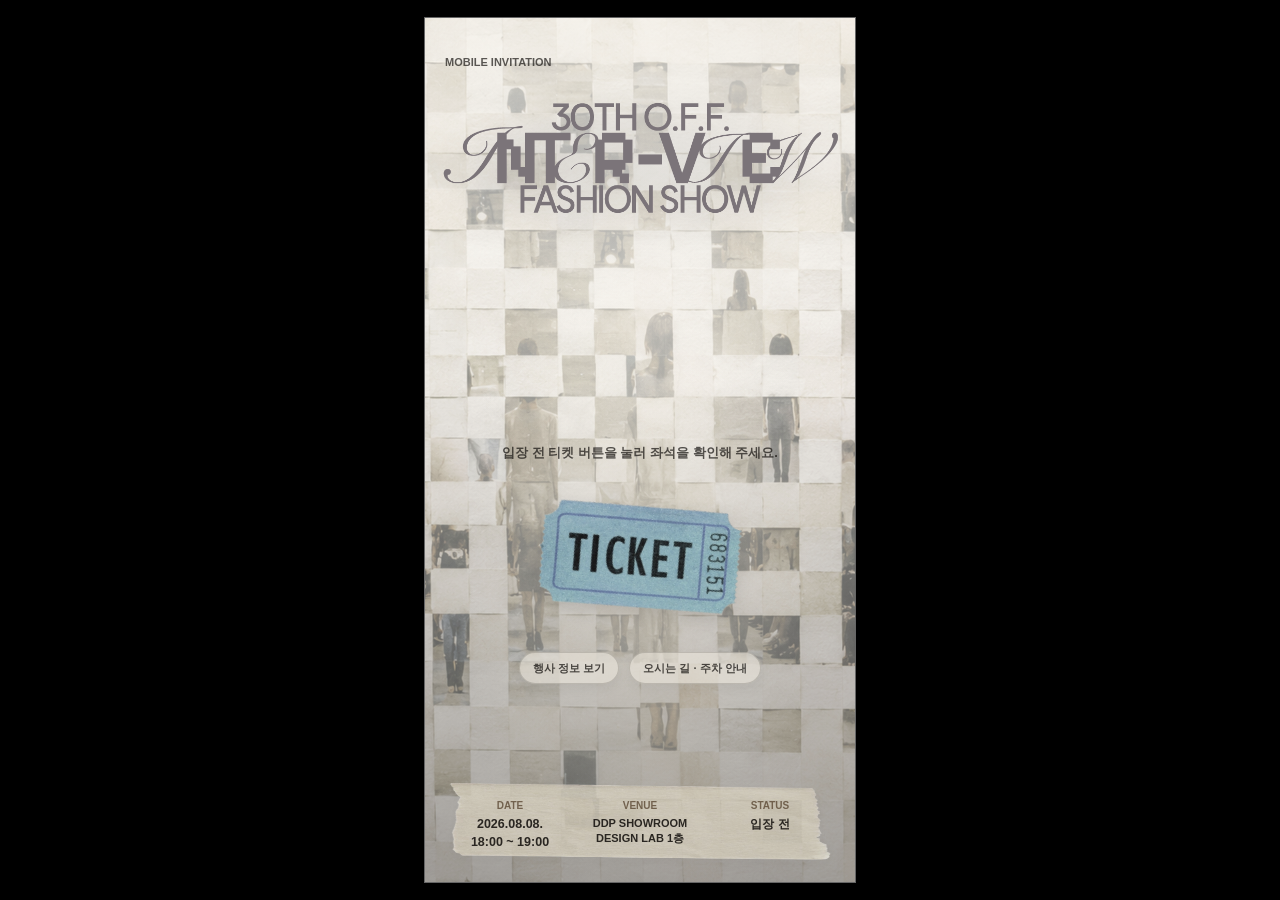
<file: index.html>
<!doctype html>
<html lang="ko">
  <head>
    <meta charset="utf-8" />
    <meta
      name="viewport"
      content="width=device-width, initial-scale=1, viewport-fit=cover"
    />
    <meta
      name="description"
      content="O.F.F. fashion show ticket confirmation and event guide"
    />
    <title>O.F.F. Fashion Show Ticket</title>
    <meta name="theme-color" content="#eee9df" />
    <meta name="apple-mobile-web-app-capable" content="yes" />
    <meta name="apple-mobile-web-app-title" content="O.F.F. Ticket" />
    <meta name="apple-mobile-web-app-status-bar-style" content="black-translucent" />
    <link rel="manifest" href="manifest.webmanifest" />
    <link rel="icon" href="assets/icon.svg" type="image/svg+xml" />
    <link rel="apple-touch-icon" href="assets/icon.svg" />
    <link rel="preload" href="assets/main-background.jpg" as="image" />
    <link rel="preload" href="assets/interview.png" as="image" />
    <link rel="preload" href="assets/IMG_5390.PNG" as="image" />
    <link rel="preload" href="assets/IMG_5423.PNG" as="image" />
    <style>
      html,
      body {
        min-height: 100%;
        margin: 0;
        background: #000;
      }

      .app {
        position: relative;
        width: min(100%, 430px);
        height: 100svh;
        min-height: 100svh;
        margin: 0 auto;
        overflow: hidden;
        background: #eee9df;
      }

      .screen {
        display: none;
        height: 100svh;
        min-height: 100svh;
      }

      .screen.is-active {
        display: block;
      }

      .hero {
        position: relative;
        color: #181512;
      }

      .hero__image,
      .hero__shade {
        position: absolute;
        inset: 0;
      }

      .hero__image {
        width: 100%;
        height: 100%;
        object-fit: cover;
        object-position: center;
      }
    </style>
    <link rel="stylesheet" href="styles.css?v=220" />
  </head>
  <body>
    <main class="app" data-screen="home">
      <section class="hero screen is-active" id="home-screen" aria-labelledby="home-title">
        <img class="hero__image" src="assets/main-background.jpg" alt="" />
        <div class="hero__shade"></div>

        <div class="hero__content">
          <div class="hero__top">
            <p class="eyebrow">Mobile Invitation</p>
            <h1 id="home-title" class="hero__logo-title">
              <img src="assets/interview.png" alt="30th O.F.F. 패션무-뷰 Fashion Show" />
            </h1>
          </div>
          <div class="hero__bottom">
            <p class="hero__copy">
              입장 전 티켓 버튼을 눌러 좌석을 확인해 주세요.
            </p>
            <div class="hero__actions">
              <button class="ticket-image-button" type="button" data-open-ticket aria-label="티켓 확인">
                <img src="assets/IMG_5390.PNG" alt="" />
              </button>
              <button class="info-tab-button" type="button" data-open-info>
                행사 정보 보기
              </button>
              <button class="info-tab-button" type="button" data-open-directions>
                오시는 길 · 주차 안내
              </button>
            </div>
          </div>
        </div>

        <div class="event-strip" aria-label="Event summary">
          <div class="event-strip__date">
            <span>DATE</span>
            <strong>2026.08.08.<small>18:00 ~ 19:00</small></strong>
          </div>
          <div class="event-strip__venue">
            <span>VENUE</span>
            <strong>DDP SHOWROOM DESIGN LAB 1층</strong>
          </div>
          <div class="event-strip__status">
            <span>STATUS</span>
            <strong data-entry-status>입장 전</strong>
          </div>
        </div>
      </section>

      <section class="folder-screen screen" id="folder-screen" aria-labelledby="folder-title">
        <div class="folder-screen__bg" aria-hidden="true"></div>
        <div class="folder-screen__content">
          <div class="folder-screen__header">
            <div class="folder-screen__top">
              <img class="folder-screen__logo" src="assets/interview.png" alt="30th O.F.F. 패션무-뷰 Fashion Show" />
              <button class="home-button" type="button" data-home aria-label="홈으로 돌아가기">
                <span aria-hidden="true"></span>
              </button>
            </div>
            <div class="folder-screen__archive">
              <h2 id="folder-title">[INTER-VIEW] archive</h2>
              <p>확인할 폴더를 선택해 주세요.</p>
            </div>
          </div>

          <div class="folder-screen__archive-body">
            <div class="folder-grid" aria-label="행사 안내 폴더 목록">
              <button class="finder-folder finder-folder--program" type="button" data-folder-tab="program">
                <span class="finder-folder__icon" aria-hidden="true"></span>
                <span class="finder-folder__name">PROGRAM</span>
              </button>
              <button class="finder-folder finder-folder--runway" type="button" data-folder-tab="runway">
                <span class="finder-folder__icon" aria-hidden="true"></span>
                <span class="finder-folder__name">RUNWAY</span>
              </button>
              <button class="finder-folder finder-folder--exhibition" type="button" data-folder-tab="exhibition">
                <span class="finder-folder__icon" aria-hidden="true"></span>
                <span class="finder-folder__name">EXHIBITION</span>
              </button>
              <button class="finder-folder finder-folder--about" type="button" data-folder-tab="about">
                <span class="finder-folder__icon" aria-hidden="true"></span>
                <span class="finder-folder__name">ABOUT O.F.F.</span>
              </button>
            </div>
          </div>
        </div>
      </section>

      <section class="guide screen" id="guide-screen" aria-labelledby="guide-title">
        <header class="guide__header">
          <a class="brand-logo" href="#home-screen" data-home aria-label="홈으로 돌아가기">
            <img src="assets/interview.png" alt="30th O.F.F. 패션무-뷰 Fashion Show" />
          </a>
          <button class="home-button" type="button" data-home aria-label="홈으로 돌아가기">
            <span aria-hidden="true"></span>
          </button>
        </header>

        <div class="guide__intro">
          <p class="guide__kicker">행사 안내</p>
          <h2 id="guide-title">EVENT GUIDE</h2>
          <p>
            확인할 폴더를 선택해 주세요.
          </p>
        </div>

        <nav class="tabbar" aria-label="Guide sections">
          <button class="tab is-active" type="button" data-tab="program">PROGRAM</button>
          <button class="tab" type="button" data-tab="runway">RUNWAY</button>
          <button class="tab" type="button" data-tab="exhibition">EXHIBITION</button>
          <button class="tab" type="button" data-tab="about">ABOUT O.F.F.</button>
          <button class="tab" type="button" data-tab="directions">DIRECTIONS</button>
        </nav>

        <div class="panel is-active" id="program" role="tabpanel">
          <div class="section-heading">
            <span>1</span>
            <h3>행사순서</h3>
          </div>
          <ol class="timeline">
            <li>
              <div>
                <strong>관객 입장</strong>
              </div>
            </li>
            <li>
              <div>
                <strong>바디페인팅 퍼포먼스</strong>
              </div>
            </li>
            <li class="timeline__runway">
              <div>
                <strong>런웨이</strong>
                <ul class="timeline__sublist">
                  <li>오프닝</li>
                  <li>STAGE 1: 성격(장단점)</li>
                  <li>STAGE 2: 성장과정 &amp; 가치관</li>
                  <li>STAGE 3: 지원동기 &amp; 포부</li>
                  <li>엔딩 &amp; 피날레</li>
                </ul>
              </div>
            </li>
            <li>
              <div>
                <strong>크레딧</strong>
              </div>
            </li>
            <li>
              <div>
                <strong>포토 타임</strong>
              </div>
            </li>
          </ol>
        </div>

        <div class="panel" id="runway" role="tabpanel">
          <div class="section-heading">
            <span>2</span>
            <h3>런웨이 순서</h3>
          </div>
          <div class="designer-grid">
            <article class="designer-card">
              <span>Look 01</span>
              <h4>고서진 <em>KO SEO JIN</em></h4>
              <strong>Overwired</strong>
              <p>‘Overwired ’는 끊임없이 사고하고 스스로를 조율하려는 태도에서 출발한다. 긴장감 있는 실루엣과 비대칭 디테일은 스스로를 통제하려는 내면의 흐름을 나타내며, 패브릭 콜라주와 하단으로 갈수록 흐트러지고 확장되는 형태는 통제에서 벗어나 균형을 찾아가는 과정을 표현한다. 텍스처의 대비를 통해 복잡하게 얽힌 사고와 감정의 흐름을 시각적으로 드러낸다.</p>
            </article>
            <article class="designer-card">
              <span>Look 02</span>
              <h4>김미성 <em>Kim Mi Sung</em></h4>
              <strong>The Center of Gravity</strong>
              <p>타인의 온도를 맞추기 위해 늘 나를 가장자리에 두었습니다. 긍정이라는 가면 뒤에 서 거절하지 못하는 마음은 때로 스스로를 불투명하게 만들었지만, 그 시간은 역설적으로 나를 단단한 끈기로 채우는 과정이기도 했습니다. 이제 그 모호한 배려를 걷어내고, 웅크려 있던 내 안의 목소리를 선명하게 펼쳐 보려 합니다.</p>
            </article>
            <article class="designer-card">
              <span>Look 03</span>
              <h4>박연수 <em>Park Yeon Soo</em></h4>
              <strong>Soft Armor</strong>
              <p>이 의상은 쉽게 흔들리는 내면을 가진 사람이 스스로를 지키기 위해 만든 부드러운 갑옷을 표현한다. 갑옷처럼 분절된 하의와 바깥쪽 레더 소재는 외부를 막아내는 방어적 태도를, 민소매 상의와 몸에 밀착되는 안쪽 소재는 그 안에 그대로 남아 있는 취약함을 드러낸다. 단단함과 연약함이 공존하는 성격을 하나의 보호 장치처럼 풀어냈다.</p>
            </article>
            <article class="designer-card">
              <span>Look 04</span>
              <h4>이현경 <em>Lee Hyeonk Yeong</em></h4>
              <strong>Shadows of Possibility(가능성의 그림자)</strong>
              <p>스트랩 디테일과 드레이프 숄더, 중앙 지퍼 디테일은 흔들리는 감정 속에서도 스스로 중심을 잡으려는 의지를 표현한다. 길게 흐르는 쉬폰 레이어는 선택의 기로에서 끊임없이 고민하며 균형을 찾는 내면을 그림자처럼 드러내며, 결국 도약의 힘이 됨을 상징한다.</p>
            </article>
            <article class="designer-card">
              <span>Look 05</span>
              <h4>박정우 <em>Park Jeong Woo</em></h4>
              <strong>Controlled Gaze</strong>
              <p>몸을 감싸는 실루엣과 반복적으로 배열된 디테일은 스스로를 통제하고 정렬하려는 심리를 표현한다. 가슴 중앙의 흩날리는 스트립 장식은 억눌린 내면과 시선의 흐름을 상징하며, 규칙적인 구조 속 미세한 불균형을 통해 완벽주의 이면의 불안과 긴장을 드러낸다. 절제된 형태와 흔들리는 디테일의 대비로 내면의 감정을 표현했다.</p>
            </article>
            <article class="designer-card">
              <span>Look 06</span>
              <h4>지민서 <em>Ji Min Seo</em></h4>
              <strong>Aegis</strong>
              <p>신화 속 보호의 방패를 의미하는 Aegis에서 영감을 받아, 외부로부터 스스로를 보호 하려는 태도와 동시에 타인과의 관계를 차단하며 고립되는 이중성을 표현하고자 하 였다. 높게 올라오는 넥라인은 몸을 감싸고 보호하는 구조이자, 스스로를 내부에 가 두는 장치로 사용되었다. 이를 통해 보호와 단절이 공존하는 심리적 상태를 시각적으 로 드러내고자 하였다.</p>
            </article>
            <article class="designer-card">
              <span>Look 07</span>
              <h4>채정호 <em>CHAE JEONG HO</em></h4>
              <strong>Saint Cowboy</strong>
              <p>겉으로는 거칠고 자유로워 보이지만, 내면에서는 끊임없이 스스로를 통제하고 검열 하는 존재. 완벽해지기 위해 자신의 내면과 싸우며, 투쟁을 멈추지 않는 카우보이를 통해 모순 속에서도 전진하는 불완전한 인간의 초상을 담았다.</p>
            </article>
            <article class="designer-card">
              <span>Look 08</span>
              <h4>장서연 <em>Jang Seo Yeon</em></h4>
              <strong>Empty Perfectionism</strong>
              <p>완벽을 추구하는 성향 속에서 끊임없이 수정되고 축적되는 과정을 표현하였다. 각진 상체는 스스로 세운 기준과 통제를, 반복된 스티치와 레이어, 매듭 디테일은 더 나은 결과를 위해 계속해서 손대고 고민하는 집요함을 의미한다. 복면은 불완전한 모습을 감추고 싶은 자기검열의 심리를 상징한다.</p>
            </article>
            <article class="designer-card">
              <span>Look 09</span>
              <h4>장유리 <em>Jang Yu Ree</em></h4>
              <strong>날카로운 온도</strong>
              <p>직설적이고 단단해 보이는 외면과 달리, 내면에는 부드럽고 유순한 감정이 공존하는 성격을 표현했다. 각지고 구조적인 실루엣은 스스로를 보호하려는 태도를, 유연하게 흐르는 곡선 디테일과 드레이프는 숨겨 진 따뜻한 내면을 상징한다. 상반된 요소들의 조화를 통해 긴장감과 부드러움이 공존하는 모습을 담아냈다.</p>
            </article>
            <article class="designer-card">
              <span>Look 10</span>
              <h4>전주향 <em>Jeon Ju Hyang</em></h4>
              <strong>Defined Undefined</strong>
              <p>완벽이라는 정형화된 틀을 벗어나 불완전함 속 진정한 나를 발견하는 과정을 담았습니다. 직선과 곡선이 교차하는 머메이드 실루엣은 정답과 오답이 결국 하나의 흐름으로 이어져 있음을 상징합니다. 고정된 답을 쫓기보다 나만의 궤적을 긍정하며 나아가는 능동적인 태도를 표현했습니다. 이 모든 선택이 나를 완성하는 과정이며, 그 자체로 저를 의미합니다.</p>
            </article>
            <article class="designer-card">
              <span>Look 11</span>
              <h4>김은빈 <em>Kim Eun Bin</em></h4>
              <strong>Silverlining: 후회 속 희미한 잔상</strong>
              <p>연상시키는 짙은 실루엣 위로 파랑과 코랄빛 드레이프를 더해, 먹구름이 지나간 뒤 해가 뜨는 순간의 구름 가장자리 빛을 시각화했다. 드레스의 상체부분은 어두운 베이스 원단에 실버 파이핑을 더해 어둠 사이 스며드는 빛의 순간을 표현했다. 목 위로 감기는 스카프는 길게 늘여진 스클 장식이 함께 붙어 있는데 이는 지난 날의 긴 후회의 시간을 나타냈다. 구름은 감정의 무게와 내면을 나타내고 흐르는 드레이프와 은은한 광택은 후회와 희망이 공존하는 감정의 흐름을 표현했다</p>
            </article>
            <article class="designer-card">
              <span>Look 12</span>
              <h4>김혜민 <em>Kim Hye Min</em></h4>
              <strong>Emotional Disaster</strong>
              <p>감정이 무너지는 순간을 하나의 과정으로 바라본 작업이다. 통제되지 않는 불안과 혼란, 그리고 그 안에서 반복적으로 흔들리는 상태를 ‘disaster’로 정의한다. 그러나 이 파괴는 단순한 붕괴가 아니라, 감정의 본질을 드러내는 과정이기도 하다. 무너짐 이후 남은 것들을 다시 바라보고 재구성하는 흐름을 통해, 결국 감정은 새로운 형태의 균형으로 이어진다. 이 작업은 감정의 불완전함과 그로부터 만들어지는 또 다른 가능성을 시각적으로 표현한다.</p>
            </article>
            <article class="designer-card">
              <span>Look 13</span>
              <h4>김수현 <em>Kim Su Hyeon</em></h4>
              <strong>Beneath Brightness</strong>
              <p>“밝은 태도 아래 축적되는 감정” /겉으로 보이는 밝고 가벼운 분위기와 그 안에 숨겨진 감정의 무게를 함께 표현하고자 한다. 긍정적인 태도는 앞으로 나아가게 만드는 힘이 되기도 하지만, 동시에 감정을 가리는 장치가 될 수도 있다는 점을 시각적으로 풀어냈다.</p>
            </article>
            <article class="designer-card">
              <span>Look 14</span>
              <h4>송채원 <em>SONG CHAEWON</em></h4>
              <strong>Simple is the Quest</strong>
              <p>미니멀 실루엣의 미니 드레스를 통해 현실적이고 이성적인 성격을 표현하였으며 이 형태에는 창작에 있어서 스스로에게 느끼는 한계의 이미지를 담아냈다. 이러한 실루엣에 더해 드레스의 겉감은 반투명 원단으로, 안감은 나의 내재된 창의력을 의미하는 프린트 원단을 사용해 창의력에 대한 한계와 동시에 내 안에 내재되어 있는 창작의 원천에 대해 표현하였다. 겉감에 더한 빨간 선은 직선적 사고 방식, 등 뒤에 파인 느낌표의 형태는 창작의 과정 끝에서 내가 느끼는 만족감을 의미한다</p>
            </article>
            <article class="designer-card">
              <span>Look 15</span>
              <h4>조연주 <em>Cho Yeon Ju</em></h4>
              <strong>RED MELODY</strong>
              <p>흰색 비대칭 구조와 검은 기하학적 선을 중심으로, 붉은 높은음자리표와 기타를 포인트로 더했다. 절제된 색 대비 속에서 음악의 긴장감과 무대 위의 선명한 존재감을 표현한 의상이다.</p>
            </article>
            <article class="designer-card">
              <span>Look 16</span>
              <h4>이민경 <em>Lee Min Kyoung</em></h4>
              <strong>미결</strong>
              <p>어린 시절 완벽한 모습을 유지하고 싶었던 감정을 바탕으로, 정리된 형태 속 어린아이의 미세한 어긋남과 어설픈 균형을 표현했다. 이번 컬렉션은 아직 미숙했던 아이가 자신만의 방식으로 완벽을 만들어가던 과정을 시각화한 작업이다.</p>
            </article>
            <article class="designer-card">
              <span>Look 17</span>
              <h4>이채민 <em>Lee Chae Min</em></h4>
              <strong>Unbroken Trace</strong>
              <p>완벽한 시작 대신 멈추지 않는 과정을 시각화합니다. 디자인의 가장 작은 단위인 점은 제가 겪 어온 시행착오와 매 순간의 노력을 상징합니다. 흩어져 있을 때는 미완의 상태처럼 보이지만, 이를 포기하지 않고 끈기 있게 이어 붙였을 때 비로소 견고한 선이라는 결과물이 탄생합니다.</p>
            </article>
            <article class="designer-card">
              <span>Look 18</span>
              <h4>권구진 <em>Kwon Gu Jin</em></h4>
              <strong>미로</strong>
              <p>재미있으면서도 불안하고, 답이 보일 듯 보이지 않는 미로 위, 모순된 감정이 엉켜 만든 답답함 속에서 우리는 기어이 길을 걷습니다. 부디 아득한 미로에서 당신의 해답을 마주하기를</p>
            </article>
            <article class="designer-card">
              <span>Look 19</span>
              <h4>김채린 <em>Kim Chae Ryn</em></h4>
              <strong>UPSIDE DOWN</strong>
              <p>편하고 이상적인 사회의 틀을 평범한 옷이라고 두고 옷이 뒤집히거나 휘어진 디자인을 하여 개성있고 과감한 시도를 하는 것으로 비유했다. 상의는 바지의 안쪽이 위로 올라가있는 디자인이고 하의는 같은 면적의 직선적 도형들이 반복되어있지만 휘어진 디자인이다 전체적으로 틀에 갇히지 않은 움직임이 편한 자유로운 오버사이즈 실루엣이다. 비비드한 색을 사용해 개성을 표현했다.</p>
            </article>
            <article class="designer-card">
              <span>Look 20</span>
              <h4>seki yukiko <em>seki yukiko</em></h4>
              <strong>Endelion</strong>
              <p>이 디자인은 콘크리트 틈 사이에서 자라나는 민들레의 모습을 자신의 성장 과정과 겹쳐 보며 탄생하게 되었습니다. 어디서든 뿌리를 내리며 힘든 환경 속에서도 스스로 살아남는 생명력, 그 안에 담긴 힘의 아름다움을 패션이라는 형태로 표현하고자 했습니다. 또한 단순한 자기 표현에 그치지 않고, 이 작품을 통해 에너지와 힘을 전하고 싶습니다.</p>
            </article>
            <article class="designer-card">
              <span>Look 21</span>
              <h4>위정연 <em>We JeongYeon</em></h4>
              <strong>The Membrane of Cognition</strong>
              <p>이 디자인은 외부 환경과 자신을 구분하여 자극과 정보를 주체적으로 수용하는 태도를 나타낸다. 자극을 걸러내기 위해 무조건적인 차단이 아닌, 나만의 보호막을 통해 혼돈을 정제하는 인지적 경계를 표현한다. 비즈의 선형적 흐름은 혼돈에서 정제된 정보의 질서 있는 유입을 시각적으로 보여준다.</p>
            </article>
            <article class="designer-card">
              <span>Look 22</span>
              <h4>윤다연 <em>Yun Da Yeon</em></h4>
              <strong>凌雲(능운)</strong>
              <p>철사로 고정된 거대한 후드는 용의 입을 연상시키며, 버건디 안감은 그 안쪽 깊이를 강조한다. 그 사이에 놓인 모델의 얼굴은 용의 머리처럼 보이도록 구성했다. 몸을 감싸는 타이트한 실루엣과 골드 패턴은 강한 존재감과 자신감을 드러내고, 오간자 벌룬 스커트는 구름처럼 부풀어 흐름을 만든다. 구름을 가르고 올라가는 ‘凌雲’의 이미지를 담았다.</p>
            </article>
            <article class="designer-card">
              <span>Look 23</span>
              <h4>송채원 <em>SONG CHAEWON</em></h4>
              <strong>彩</strong>
              <p>&#39;세상을 예쁘게 그리며 살아라&#39;. 나만의 개성이 희미해진 듯한 순간마다 내 이름의 뜻을 되새기며 초심으로 돌아간다. 이번 디자인은 이름의 의미, 그리고 그 속의 채(彩)자를 모티프로 하여 나만의 고유성을 다시 정의하는 과정을 보여준다. 이는 내면의 무늬를 이름이라는 구심점으로 풀어낸 결과물이며, 나만의 결을 통해 삶의 주체성을 지키겠다는 단단한 의지의 표현이자 나를 향한 깊은 이해의 결과물이다</p>
            </article>
            <article class="designer-card">
              <span>Look 24</span>
              <h4>원서현 <em>Won Seo Hyun</em></h4>
              <strong>Held</strong>
              <p>오래된 관계에서 느껴지는 익숙함과 안정감의 감정에서 시작되었다. 소파의 실루엣을 차용한 아우터는 기대어 쉬는 듯한 편안함과 보호받는 감각을 표현하였으며, 성글게 짜인 니트는 부드러운 온기와 관계의 따뜻함을 담아내고자 했다. 또한 셔츠를 덮어주던 기억에서 착안한 스커트를 통해 익숙한 돌봄과 포근한 감정을 시각적으로 풀어내었다.</p>
            </article>
            <article class="designer-card">
              <span>Look 25</span>
              <h4>문상호 <em>Moon Sang Ho</em></h4>
              <strong>압도.</strong>
              <p>산속 사찰 입구에서 보았던 압도적인 이질적이고도 매혹적인 형상들. 그 기억은 시간이 지나 패션이라는 언어로 변했다. 이 디자인은 불교의 신적인 존재들의 분위기를 현대적으로 해석하며, 강렬한 색채와 조각 같은 실루엣으로 존재감 을 드러낸다.</p>
            </article>
            <article class="designer-card">
              <span>Look 26</span>
              <h4>정채윤 <em>JEONG CHAE YUN</em></h4>
              <strong>SUTURE</strong>
              <p>의학 용어. 봉합, 꿰매다, 상처를 잇는 실. 요구되는 삶 속에서 스스로를 끊임없이 꿰매며 완벽 해지려 할수록 균열은 깊어지고, 감춰진 내면은 봉합된 틈 사이로 새어 나와 어느새 자신을 유지하는 삶의 방식이 된다. 그러나 상처는 지워야 할 흔적이 아닌, 현재의 자신을 이루는 일부가 되었음을 깨닫는다. 무너지지 않기 위해 자신을 이어 붙이며 살아온 존재는 더 이상 상처를 치부로 여기지 않고 드러내며, 비로소 살아내는 삶이 아닌 ‘살아가는 삶’ 을 향해 나아간다.</p>
            </article>
            <article class="designer-card">
              <span>Look 27</span>
              <h4>이도연 <em>leedoyeon</em></h4>
              <strong>Curated Surface</strong>
              <p>사람은 타인에게 자신의 모든 모습을 드러내지 않은 채 살아간다. 관계 속에서 보 여지는 모습은 대부분 정제된 일부이며, 실제의 감정과 내면은 쉽게 드러나지 않는다. 나는 이러한 상태를 우울하거나 지친 사람이 이불 속에 몸을 숨긴 채 외부와 단절되기를 원하는 모습에 빗대어 표 현하고자 했다. 몸을 감싸는 형태와 불투명한 소재를 활용해, 보여지는 모습 뒤에 감춰진 내면과 드러내고 싶지 않은 감정을 시각적으로 표현하고자 하였다.</p>
            </article>
            <article class="designer-card">
              <span>Look 28</span>
              <h4>박연수 <em>Park Yeon Soo</em></h4>
              <strong>The Scorpion Survivor</strong>
              <p>사막에서도 살아남는 전갈 데스스토커의 생존성을 바탕으로 디자인했다. 입을 가리는 후드, 워머, 긴 스커트는 몸을 감싸 보호하는 사막 복식에서 영감을 받았고, 후드 뒤 원형 디테일은 몸에 밀착해 착용하는 러닝백 구조로 생존을 위한 장비의 이미지를 담았다. 여 기에 전갈 꼬리 패턴을 더해 날카로운 경계심과 생존 본능을 강조하였다.</p>
            </article>
            <article class="designer-card">
              <span>Look 29</span>
              <h4>박소연 <em>Park So Yeon</em></h4>
              <strong>Mending: 기움</strong>
              <p>“고쳐 이어가지만 지우지는 않는다.” 흔적, 마모, 흔들림은 한때 지워내야 할 결함처럼 느껴졌다. 그러나 반복된 균열과 닳음의 시간은 결국 현재의 나를 이루는 구조가 된다. 흐트러짐을 제거하는 대신 덧대고 이어가며 스스로를 재구성하는 과정을 담아낸다. 기워 지고 남겨진 흔적들은 지나온 시간을 증명하며, 온전한 ‘나’의 형태로 축적된다.</p>
            </article>
            <article class="designer-card">
              <span>Look 30</span>
              <h4>맹주성 <em>Maeng Ju Seong</em></h4>
              <strong>탈선과 탈피</strong>
              <p>보장된 공학도의 길을 벗어나 군 복무 중 예술이라는 새로운 세계를 향해 자신을 던졌습니다. 저는 스스로를 한계까지 몰아넣는 환경에서 가장 밝게 빛납니다. 실패를 두려워하지 않는 &#39;삐딱한 선택&#39;과 이를 성과로 바꾸어 놓는 치열한 &#39;노력&#39;을 통해, 조직의 고정관념을 깨고 새로운 가치를 창출하여 자아를 실현하기 위한 과정을 표현한다.</p>
            </article>
            <article class="designer-card">
              <span>Look 31</span>
              <h4>지민서 <em>Ji Min Seo</em></h4>
              <strong>Palimpsest</strong>
              <p>원래의 글 위에 새로운 글을 덧쓰며 이전의 흔적이 남아 있는 고문서를 의미하는 단어로, 지워지지 않은 내면의 흔적과 여러 자아의 층이 공존하는 모습을 표현하 고자 하였다. 시간의 축적과 겹쳐진 감정의 흔적을 통해 하나의 모습만으로 정의 될 수 없는 자아의 복합성을 드러내고자 한다.</p>
            </article>
            <article class="designer-card">
              <span>Look 32</span>
              <h4>김지인 <em>Kim Ji in</em></h4>
              <strong>Quiet Devotion</strong>
              <p>헌신은 사람과 감정, 가치를 지켜내는 마음이며 공감과 인간성에 대한 성찰이라고 생각합니다. 옷이 기억과 감정을 담아낸 듯, 변화가 빠르고 기계적으로 느껴지는 세상 속에서 인간적인 손길과 공동체의 연결과 공유된 가치를 다시 바라보게 되었습니다. 부드러움 속에서도 중심을 잃지 않고 인간미의 아름다움을 지켜가는 태도를 시각화 하여 표현하고자 합니다.</p>
            </article>
            <article class="designer-card">
              <span>Look 33</span>
              <h4>최서연 <em>Choi Seo Yeon</em></h4>
              <strong>가시화;Verso</strong>
              <p>화려함을 위해 드레스 안쪽으로 가려져야 했던 ‘파니에’를 밖으로 꺼내어, 성장을 위해 감내한 압박과 투쟁의 시간을 가시화했다. 턱 끝까지 쌓인 구조물은 스스로를 향한 압박을, 살구빛 스티치는 무너진 자아를 기워낸 회복의 흔적을 의미한다. 책장처럼 팔락거리는 밑단의 플리츠는 과거의 기록이 현재를 지탱하는 기반임을 증명하며, 불완전한 미학을 아방가르드한 실루엣으로 표현하였다.</p>
            </article>
            <article class="designer-card">
              <span>Look 34</span>
              <h4>정채은 <em>Jeong Chae Eun</em></h4>
              <strong>탈각(Ecdysis)</strong>
              <p>핏하게 몸을 감싸는 니트와 늘어진 레더 조직, 인커스틱 페이팅이 더해진 오간자 볼륨을 통해 탈피 직전의 긴장과 감정의 잔상을 표현했습니다. 피부처럼 얇은 레이어와 상처처럼 남은 흔적은 불완전한 성장의 아름다움을 상징합니다.</p>
            </article>
            <article class="designer-card">
              <span>Look 35</span>
              <h4>권현주 <em>Kwon hyeon ju</em></h4>
              <strong>The Peaceful Observer</strong>
              <p>낯가림 속에서 관찰을 통해 안정감을 얻는 과정을 담았다. 코쿤 실루엣의 후드는 나 자신을 감싸고 보호하며 경계하는 듯 보이지만 그 사이 시선이 트이는 공간을 통해 관찰을 하며 오히려 그 속에서 안정거리를 두어 안정감을 느낄 수 있음을 상징한다. 마냥 나를 숨긴다기 보다는 알을 꺠고 나오는 듯한 실루엣으로 나의 평화와 안정을 내 스스로가 완성해나감을 의미한다.</p>
            </article>
            <article class="designer-card">
              <span>Look 36</span>
              <h4>김율아 <em>Kim Yul Ah</em></h4>
              <strong>FLOW : SPREADING LAYERS</strong>
              <p>이 작품은 서로 다른 이야기와 감정이 하나의 형태 안에서 연결되고, 점차 확장되며 번져가는 흐름을 시각적으로 표현한 디자인이다. 단단한 구조의 베이스 위에 가벼운 소재의 레이어를 겹겹이 더해 형태의 대비를 만들고, 이를 통해 안정과 흐름이 공존하는 실루엣을 완성하였다. 특히 옆과 뒤로 확장되는 볼륨은 감정과 서사가 한 지점에 머무르지 않고 주변으로 퍼져나가는 과정을 나타내며, 레이어가 겹쳐질수록 자연스럽게 형성되는 깊이감은 다양한 해석이 더해지는 패션의 특성을 반영한다.</p>
            </article>
            <article class="designer-card">
              <span>Look 37</span>
              <h4>김예진 <em>Kim Yejin</em></h4>
              <strong>Sensynity</strong>
              <p>Sensynity는 예민함(Sensitivity), 공명(Synchronicity), 그리고 우호(Amity)가 조화를 이룬 합성어다. 이는 가공되지 않은 날카로운 예민함 을 다듬어 타인과 공명하는 깊은 상태를 의미한다. 거친 모서리를 깎아내어 따뜻하고 공유된 소속감의 원을 만드는 것이다. 얇은 선은 예민함, 날카로움, 다듬어지지 않은 날 것을 의미하는데 이는 같은 간격으로 예쁘게 굽어있다. 즉 기술을 얻었음을 의미하고, 여러갈 래의 선과 조화롭게 섞여있는 것은 어딘가에 소속되어 최종 목표를 이루었음을 뜻한다.</p>
            </article>
            <article class="designer-card">
              <span>Look 38</span>
              <h4>김수민 <em>Kim Soo Min</em></h4>
              <strong>PerceptionAltered:CreativityUnbound</strong>
              <p>상업적인경향이강한패션이라는형식속, 이작품은어떠한조건에구애받지않고설계되었다, 나다움을실현하고상승하는자유의직선을표현했다.</p>
            </article>
            <article class="designer-card">
              <span>Look 39</span>
              <h4>엄희우 <em>Uhm Hee Woo</em></h4>
              <strong>범람</strong>
              <p>아직 정의되지 않은 자아와 패션 속에서 끊임없이 흔들리는 감정을 담아낸 드레스이다. 넘쳐흐르는 물결을 연상시키는 유동적인 실루엣과 레이어를 통해 혼란과 가능성이 공존하는 상태를 표현했으며, 패션이라는 거대한 흐름 속에서 나만의 방향과 스타일을 찾아가고자 하는 과정을 담고 있다.</p>
            </article>
            <article class="designer-card">
              <span>Look 40</span>
              <h4>김가현 <em>Kim Ga Hyeon</em></h4>
              <strong>Modern Flower</strong>
              <p>전통이라는 뿌리 위에서 현대라는 줄기를 타고 피어난 새로운 꽃의 형태를 표현하고자 합니다. 박제된 전통이 아니라, 지금의 감각으로 다시 해석되어 살아 움직이는 한국적인 미를 담고자 했습니다. 뿌리는 전통의 생명력을 의미하며 스커트로 표현했고, 줄기는 현대를 관통하는 단단한 기준을 의미하는 재킷으로 표현했습니다. 또 꽃은 인연 속에서 새롭게 피어난 형태를 의미하며, 어깨와 소매에 있는 한복 매듭으로 나타냈습니다. 전통과 현대가 자연스럽게 어우러질 수 있도록 디자인 했습니다.</p>
            </article>
            <article class="designer-card">
              <span>Look 41</span>
              <h4>오지민 <em>Oh Ji Min</em></h4>
              <strong>IRIDESCENCE</strong>
              <p>수면 위에 비친 햇살과 꽃이 어우러져 일렁이는 순간을 표현하고자 하였다. 유연하게 흐르는 실루엣과 드레이프는 물결의 흐름과 생동감을 나타내며, 크리스탈 오간자와 비즈 장식으로 수면 위에 반사되는 빛의 반짝임을 표현했다. 일상 속 자연에서 느낀 평온하고 아름다운 순간의 인상을 의상에 담아내고자 하였다.</p>
            </article>
            <article class="designer-card">
              <span>Look 42</span>
              <h4>이서연 <em>Lee Seo Yeon</em></h4>
              <strong>Eternal Bloom</strong>
              <p>자연스럽게 흐르는 실루엣과 로맨틱한 분위기를 중심으로, 가장 아름다운 순간의 감정과 설렘을 담아내고자 했습니다. 부드러운 무드를 통해 웨딩드레스가 단순한 의상을 넘어 오래 기억될 순간의 분위기와 감정을 표현하는 존재가 되길 바라는 마음을 담았습니다. 또한 시간이 지나도 기억 속에 따뜻하게 남는 낭만적인 순간을 표현하고 싶었습니다.</p>
            </article>
            <article class="designer-card">
              <span>Look 43</span>
              <h4>정수아 <em>Jeong sua</em></h4>
              <strong>Everlasting Bloom</strong>
              <p>청춘의 가장 찬란한 순간과 쉽게 시들지 않는 꿈, 그리고 패션을 향한 열 정을 담아낸 디자인이다. 흔히 ‘한 떨기 꽃’으로 표현되는 청춘의 의미처럼, 가장 아름답게 피 어나는 순간의 감정과 꿈을 가장 빛나게 만들어주는 열정을 함께 담고자 하였다. 또한 자유롭 고 유연한 흐름을 통해 끝없이 확장되는 가능성과 순간의 아름다움을 표현하였다</p>
            </article>
            <article class="designer-card">
              <span>Look 44</span>
              <h4>정수아 <em>Jeong sua</em></h4>
              <strong>Everlasting Bloom</strong>
              <p>청춘의 가장 찬란한 순간과 쉽게 시들지 않는 꿈, 그리고 패션을 향한 열 정을 담아낸 디자인이다. 흔히 ‘한 떨기 꽃’으로 표현되는 청춘의 의미처럼, 가장 아름답게 피 어나는 순간의 감정과 꿈을 가장 빛나게 만들어주는 열정을 함께 담고자 하였다. 또한 자유롭 고 유연한 흐름을 통해 끝없이 확장되는 가능성과 순간의 아름다움을 표현하였다</p>
            </article>
            <article class="designer-card">
              <span>Look 45</span>
              <h4>강채연 <em>KANG CHAE YEON</em></h4>
              <strong>Why Should It Change?</strong>
              <p>대중적이지 않다는 이유만으로 특정 스타일이 현대복식의 기준에 맞춰 변화해야 하는지에 대한 질문에서 시작되었다. 과장된 실루엣과 장식성을 유지한 채 패션쇼의 언어로 재구성함으로써, 다양한 패션 문화 또한 하나의 예술적 표현으로 존재할 수 있음을 보여주고자 한다.</p>
            </article>
            <article class="designer-card">
              <span>Look 46</span>
              <h4>이승현 <em>Lee Seunghyun</em></h4>
              <strong>Bada</strong>
              <p>‘bada’는 끊임없이 변화하면서도 고유의 흐름을 유지하는 바다의 속성에서 출발합니 다. 잔잔함과 거침, 투명함과 깊이를 동시에 지닌 바다는 하나의 감정이 아닌 복합적인 상 태를 상징합니다. 이번 컬렉션은 이러한 이중적인 흐름을 의복에 담아내며, 유연한 실루엣 과 대비되는 구조, 그리고 다양한 텍스처의 조합을 통해 표현됩니다. ‘bada’는 고정되지 않 은 정체성과 감정의 파동을 시각화하며, 입는 이로 하여금 자신만의 흐름을 만들어가도록 제안합니다.</p>
            </article>
            <article class="designer-card">
              <span>Look 47</span>
              <h4>이승현 <em>Lee Seunghyun</em></h4>
              <strong>Bada</strong>
              <p>‘bada’는 끊임없이 변화하면서도 고유의 흐름을 유지하는 바다의 속성에서 출발합니 다. 잔잔함과 거침, 투명함과 깊이를 동시에 지닌 바다는 하나의 감정이 아닌 복합적인 상 태를 상징합니다. 이번 컬렉션은 이러한 이중적인 흐름을 의복에 담아내며, 유연한 실루엣 과 대비되는 구조, 그리고 다양한 텍스처의 조합을 통해 표현됩니다. ‘bada’는 고정되지 않 은 정체성과 감정의 파동을 시각화하며, 입는 이로 하여금 자신만의 흐름을 만들어가도록 제안합니다.</p>
            </article>
            <article class="designer-card">
              <span>Look 48</span>
              <h4>김희원 <em>Kim Hee Won</em></h4>
              <strong>Hagree</strong>
              <p>이 착장은 시장 현실과 이상의 충돌로 만들어진 결과물이다. 섬세한 레이스로 미적 이상을, 복잡한 니트 꼬임과 비대칭 실루엣으로 대중성과의 간극을 시각화하여 패션계에 지원 후 느낀 대조적 가치들을 하나의 룩으로 조화시켰다. 이처럼 패션계에 지원한 이유인 ‘상반된 개념을 해체하고 재조합하는 과정’과, ‘새로운 가능성과 독창성을 증명’해 낼 디자이너로서의 목표를 다크로맨틱 무드로 풀어냈다.</p>
            </article>
            <article class="designer-card">
              <span>Look 49</span>
              <h4>오시헌 <em>Oh Si Heon</em></h4>
              <strong>UNBOUND</strong>
              <p>사슬은 더 이상 우리를 통제하는 속박의 도구가 아닌 연대의 증표이며 내면의 자아는 타오르는 축제의 분위기 속 폭발적으로 해방된다. 천과 사슬, 비즈의 얽힘으로 표현한 연결 속에서 우리 안의 무한한 자신은 폭발하듯 사방으로 피어난다. 길게 늘어뜨린 망토는 자유로운 세계를 만들어 걸어나가겠다는 강한 의지이다.</p>
            </article>
            <article class="designer-card">
              <span>Look 50</span>
              <h4>이효은 <em>Lee hyoeun</em></h4>
              <strong>Beyond the Frame</strong>
              <p>기존의 틀과 규범 속에서 억눌려 있던 감정이, 내면의 의지와 함께 점차 외부로 확장되는 순간을 표현하고자 하였다. 절제된 제복 형태의 구조와 대비되는 러플 디테일을 통해, 통제된 프레임 속에서도 끊임없이 드러나고 확장되는 감정의 흐름과 능동적인 태도를 시각화하였다.</p>
            </article>
            <article class="designer-card">
              <span>Look 51</span>
              <h4>이채원 <em>Lee Chae Won</em></h4>
              <strong>중첩(重疊)</strong>
              <p>셔츠는 일본의 도자기 기법인 킨츠키를 적용한 자수가 들어가 있습니다. 베스트는 한복의 당의에서 영감을 받아 테일러 베스트의 옆선을 트이고 금박 장식을 추가했습니다. 서양의 플레어 팬츠, 플리츠 스커트를 하의로 하여 동양과 서양,남성과 여성의 중립이 느껴지도록 구상했습니다.</p>
            </article>
            <article class="designer-card">
              <span>Look 52</span>
              <h4>황지선 <em>Hwang Ji Seon</em></h4>
              <strong>Black Swan Theater</strong>
              <p>영화 Black Swan의 강박적인 완벽함과 무대 위 긴장감에서 영감을 받아 디자인 한 의상이다. 스스로 만들어내는 과정에서 느끼는 의미처럼 단순한 아름다움보다 강렬한 존재감과 감정 을 표현하는 데 집중하였다. 발레 의상과 무대의상의 요소를 결합해 하나의 공연 장면처럼 기억에 남기를 원한다.</p>
            </article>
            <article class="designer-card">
              <span>Look 53</span>
              <h4>황지선 <em>Hwang Ji Seon</em></h4>
              <strong>Black Swan Theater</strong>
              <p>영화 Black Swan의 강박적인 완벽함과 무대 위 긴장감에서 영감을 받아 디자인 한 의상이다. 스스로 만들어내는 과정에서 느끼는 의미처럼 단순한 아름다움보다 강렬한 존재감과 감정 을 표현하는 데 집중하였다. 발레 의상과 무대의상의 요소를 결합해 하나의 공연 장면처럼 기억에 남기를 원한다.</p>
            </article>
          </div>
        </div>

        <div class="panel" id="exhibition" role="tabpanel">
          <div class="section-heading">
            <span>3</span>
            <h3>전시 소개</h3>
          </div>
          <figure class="exhibition-poster">
            <img src="assets/exhibition-poster.png" alt="INTER-VIEW 전시 포스터" />
          </figure>
          <div class="exhibition-schedule" aria-label="전시 일정">
            <span>EXHIBITION SCHEDULE</span>
            <strong>2026.08.10 MON - 08.16 SUN</strong>
            <p>DDP SHOWROOM 1F · 10am - 7pm</p>
          </div>
          <div class="exhibition-copy">
            <article class="exhibition-copy__intro">
              <span>INTRO</span>
              <h4>INTER-VIEW</h4>
              <p class="exhibition-copy__summary">나를 바라보는 다양한 시선</p>
              <p>
                우리는 인터뷰, 자기소개, 증명사진처럼 수많은 순간 속에서 스스로를
                설명하며 살아갑니다. 하지만 '나'는 하나의 답이나 하나의 모습으로
                정의될 수 없습니다. INTER-VIEW는 프레임 안과 밖을 오가며 변화하는
                자아를 따라가고, 결국 있는 그대로의 자신과 마주하는 과정을 담은
                전시입니다.
              </p>
              <p>
                전시는 FRAMED, IN BETWEEN, UNFRAMED 세 개의 섹션으로 구성됩니다.
                각 공간을 따라 걸으며 나를 규정하는 시선에서 시작해, 변화의 과정을
                지나, 있는 그대로의 자신을 발견하는 여정을 경험해 보세요.
              </p>
            </article>
            <article>
              <span>SECTION 1</span>
              <h4>FRAMED</h4>
              <p class="exhibition-copy__summary">당신은 어떤 틀에서 자신을 바라보고 있는가?</p>
              <p>
                사회가 만든 기준과 타인의 시선, 그리고 스스로 만든 프레임 속에서
                바라본 '나'를 다양한 구조물을 통해 시각화했습니다. 관람자가 자신을
                규정해 온 기준을 자연스럽게 돌아볼 수 있도록 구성한 공간입니다.
              </p>
              <p>
                구조물의 안과 밖을 자유롭게 거닐며 시선에 따라 변화하는 이미지와
                형태를 경험해 보세요. 나를 규정해 온 프레임을 돌아보고, 그 너머의
                '나'를 마주하는 시간을 만나볼 수 있습니다.
              </p>
            </article>
            <article>
              <span>SECTION 2</span>
              <h4>IN BETWEEN</h4>
              <p class="exhibition-copy__summary">정의된 '나'와 아직 정의되지 않은 '나' 사이를 탐색하다.</p>
              <p>
                정해진 기준 속에서 끊임없이 변화하는 자아를 의상, 텍스타일,
                아카이브를 통해 시각화합니다. 완성된 모습보다 변화의 과정과 흔적에
                집중한 공간입니다.
              </p>
              <p>
                작품을 다양한 각도에서 바라보며 변화하는 이미지와 형태를 경험해
                보세요. 조각난 이미지와 재배열되는 요소를 따라가며 자아가 끊임없이
                변화하고 재구성되는 과정을 마주할 수 있습니다.
              </p>
            </article>
            <article>
              <span>SECTION 3</span>
              <h4>UNFRAMED</h4>
              <p class="exhibition-copy__summary">프레임 밖, 있는 그대로의 나를 바라보다.</p>
              <p>
                와비사비 미학을 바탕으로 흔들림과 결핍, 정리되지 않은 감정까지도
                나를 이루는 일부로 바라봅니다. 불완전함 속에 존재하는 본연의
                아름다움을 이야기합니다.
              </p>
              <p>
                완성된 자아를 찾기보다 프레임 밖의 불완전한 모습과 마주해 보세요.
                지금의 모습 또한 이미 자신을 이루는 소중한 일부임을 발견할 수 있습니다.
              </p>
            </article>
          </div>
        </div>

        <div class="panel" id="about" role="tabpanel">
          <div class="section-heading">
            <span>4</span>
            <h3>O.F.F. 소개</h3>
          </div>
          <div class="about-off">
            <figure class="about-off__photo">
              <img src="assets/about-off-photo.png" alt="O.F.F. 단체 사진" />
            </figure>
            <div class="about-off__copy">
              <h4>전국 대학생 패션 연합회, 패션으로 하나 되다</h4>
              <p>
                O.F.F.는 Off the Fixed Idea of Fashion의 약자로, 고정된 패션의 틀을
                깨고 새로운 가능성을 탐구하는 전국 대학생 패션 연합회입니다.
                서울, 대전, 광주, 대구, 부산까지 지부를 확장해 온 O.F.F.는 패션을
                사랑하는 학생들이 자유롭게 협업하고 각자의 비전을 실현하는 장을
                만들어가고 있습니다.
              </p>
              <p>
                연합회의 핵심 행사는 전국 지부가 함께 준비하는 패션 행사입니다.
                모든 과정은 학생들의 손으로 직접 기획되고 운영되며, 런웨이와 전시,
                퍼포먼스를 통해 창의성과 열정을 나누는 소통의 장을 만듭니다.
                이번 30th O.F.F. Fashion Show 역시 패션으로 하나 되는 관계와
                에너지를 관객에게 전하고자 합니다.
              </p>
            </div>
            <div class="about-off__logo">
              <img src="assets/off-logo-black.png" alt="O.F.F. Off The Fixed Idea Of Fashion" />
            </div>
          </div>
        </div>

        <div class="panel" id="directions" role="tabpanel">
          <div class="section-heading">
            <span>5</span>
            <h3>오시는 길</h3>
          </div>
          <div class="directions-card">
            <strong>DDP 쇼룸(디자인랩) 1층</strong>
            <p>도로명 · 서울 중구 을지로 281, 1층</p>
            <p>지번 · 서울 중구 을지로7가 143, 1층</p>
            <ul>
              <li>동대문역사문화공원역 1번 출구 이용 시<br />우측 디자인랩 건물 입구로 들어서서 1층으로 이동</li>
              <li>동대문역사문화공원역 2번 출구 이용 시<br />디자인랩 정문으로 입장 (도보 1분)</li>
            </ul>
          </div>
          <div class="directions-card directions-card--parking">
            <strong>🅿️ DDP 주차 안내</strong>
            <figure class="parking-map">
              <img src="assets/parking-map.png" alt="DDP 주차장 출입구 안내 지도" />
            </figure>
            <div>
              <h4>📍 주차장 출입구 위치</h4>
              <p>DDP 동측(을지로 119 방향, 디자인랩 건물 옆)</p>
            </div>
            <div>
              <h4>💰 주차 요금 안내</h4>
              <p>시간 주차 · 1시간 4,800원 (5분당 400원)</p>
              <p>일 주차 · 1일 최대 50,000원</p>
            </div>
            <div>
              <h4>ℹ️ 기타 안내</h4>
              <p>운영시간 · 24시간 운영</p>
              <p>주차 고객센터 · 02-2153-0141</p>
              <p>
                상세 정보 ·
                <a href="https://ddp.or.kr/?menuno=310" target="_blank" rel="noreferrer">DDP 주차 안내 보기</a>
              </p>
            </div>
          </div>
          <a class="map-link" href="https://map.naver.com/p/entry/place/1212430972?c=15.00,0,0,0,dh&amp;placePath=%2Fhome%3Ffrom%3Dmap%26fromPanelNum%3D1%26additionalHeight%3D76%26timestamp%3D202607291646%26locale%3Dko%26svcName%3Dmap_pcv5" target="_blank" rel="noreferrer">
            네이버 지도에서 보기
          </a>
        </div>
      </section>

      <div class="ticket-modal" data-ticket-modal aria-hidden="true">
        <div class="ticket-modal__backdrop" data-close-ticket></div>
        <section class="ticket" role="dialog" aria-modal="true" aria-labelledby="ticket-title">
          <button class="icon-button" type="button" data-close-ticket aria-label="닫기">×</button>
          <div class="ticket-folder">
            <img class="ticket-folder__image ticket-folder__image--closed" src="assets/ticket-folder.jpg" alt="" />
            <article class="ticket-paper">
              <div class="ticket-paper__top">
                <span>O.F.F.</span>
              </div>
              <h2 id="ticket-title"><span data-vip-title hidden>VIP </span>Guest Ticket</h2>
              <form class="ticket-lookup" data-seat-lookup>
                <label for="phone-number">전화번호</label>
                <div class="ticket-lookup__row">
                  <input
                    id="phone-number"
                    name="phone"
                    type="tel"
                    inputmode="numeric"
                    autocomplete="off"
                    maxlength="11"
                    placeholder="01012345678"
                    data-seat-input
                  />
                  <button type="submit">조회</button>
                </div>
                <p data-seat-message>전화번호를 입력하면 좌석이 표시됩니다.</p>
                <div class="ticket-lookup__seat" aria-live="polite">
                  <span>SEAT</span>
                  <strong data-seat-display>V01</strong>
                  <em data-guest-name></em>
                </div>
              </form>
              <dl class="ticket__details">
                <div>
                  <dt>DATE</dt>
                  <dd>2026.08.08. 18:00 ~ 19:00</dd>
                </div>
                <div>
                  <dt>VENUE</dt>
                  <dd>DDP SHOWROOM DESIGN LAB 1층</dd>
                </div>
              </dl>
              <div class="ticket__code" aria-label="Ticket code">
                <img src="assets/interview.png" alt="30th O.F.F. Fashion Show" />
              </div>
              <button class="ticket-confirm-button" type="button" data-confirm-entry disabled hidden>
                스텝 입장 확인
              </button>
            </article>
            <div class="ticket-folder__back"></div>
            <div class="ticket-folder__flap"></div>
            <div class="ticket-folder__front"></div>
            <div class="ticket-folder__string ticket-folder__string--left"></div>
            <div class="ticket-folder__string ticket-folder__string--right"></div>
            <button class="string-lock" type="button" data-unlock-ticket aria-label="티켓 묶음 풀기">
              <span class="string-lock__disc string-lock__disc--top"></span>
              <span class="string-lock__cord"></span>
              <span class="string-lock__disc string-lock__disc--bottom"></span>
            </button>
          </div>
          <p class="ticket__hint">잠시 후 티켓이 자동으로 열립니다.</p>
        </section>
      </div>
    </main>

    <script src="script.js?v=220"></script>
    <script>
      if ("serviceWorker" in navigator) {
        navigator.serviceWorker.register("service-worker.js");
      }
    </script>
  </body>
</html>
</file>
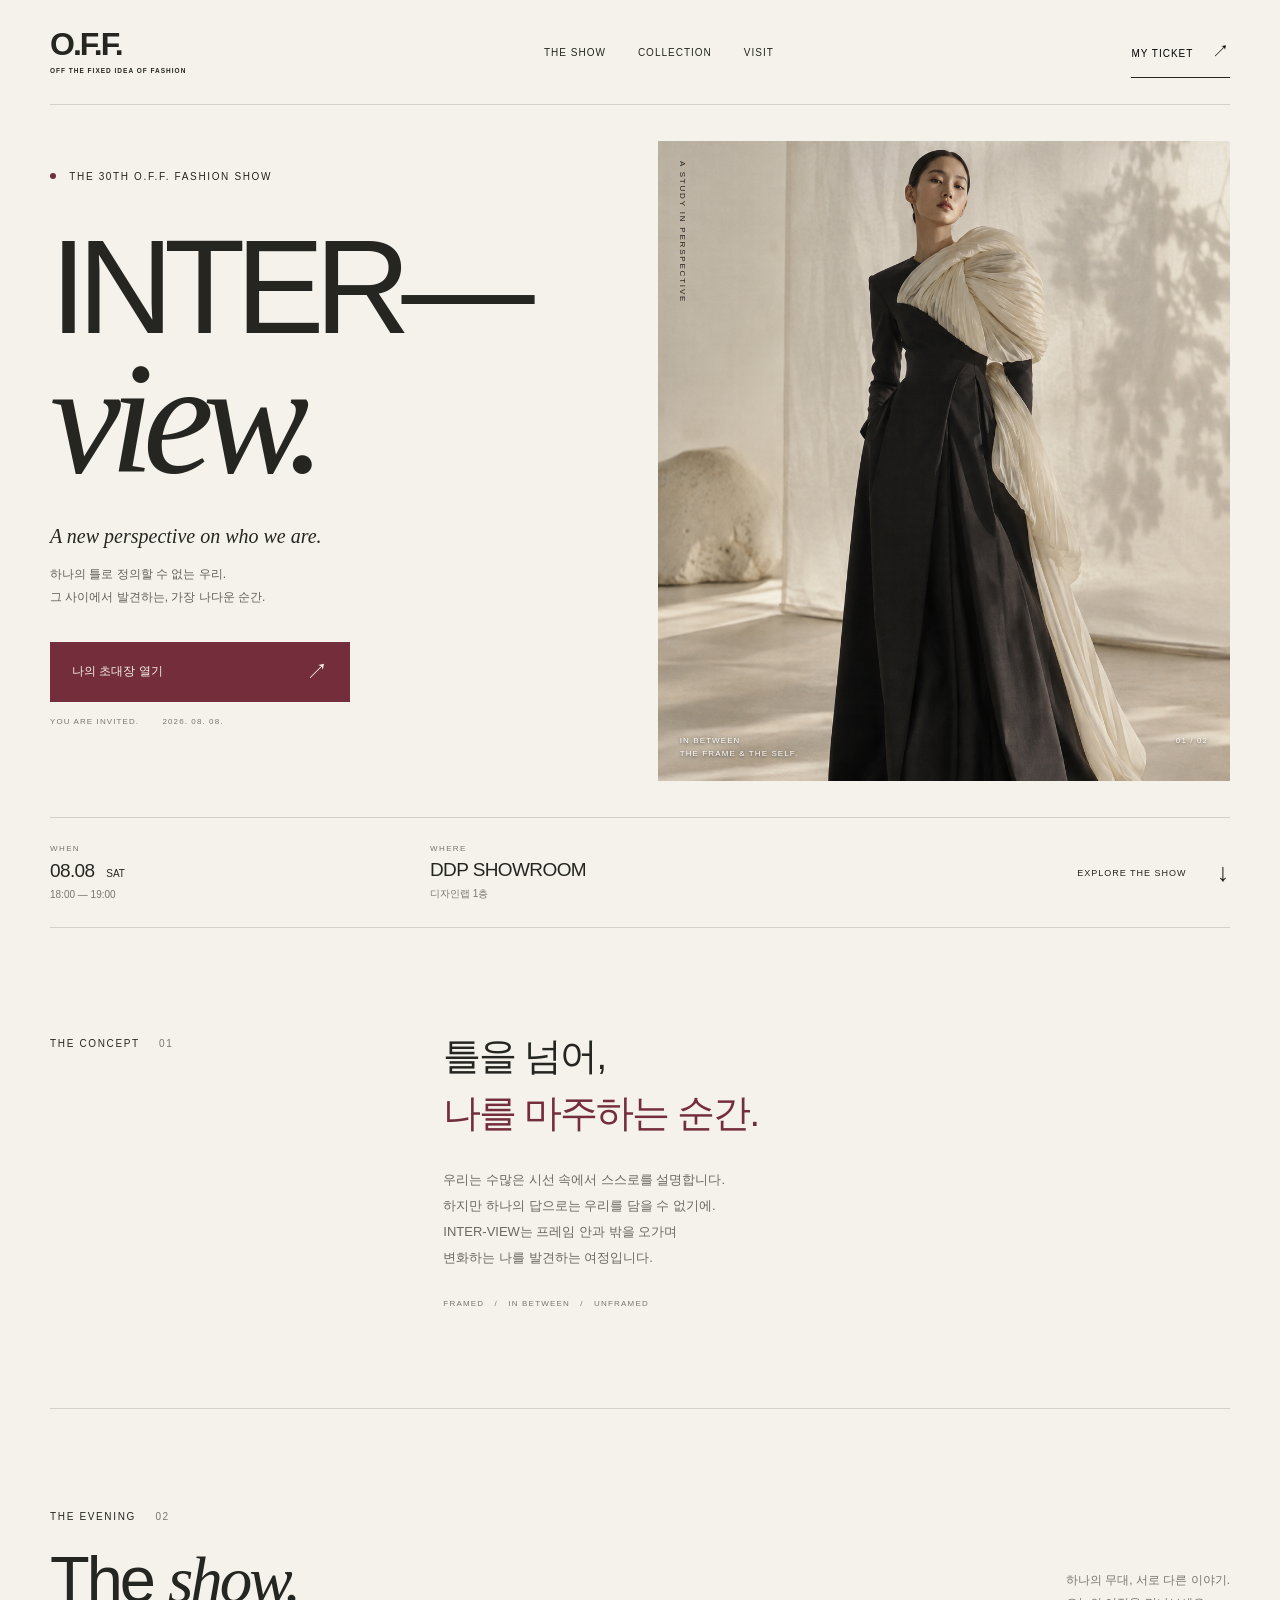
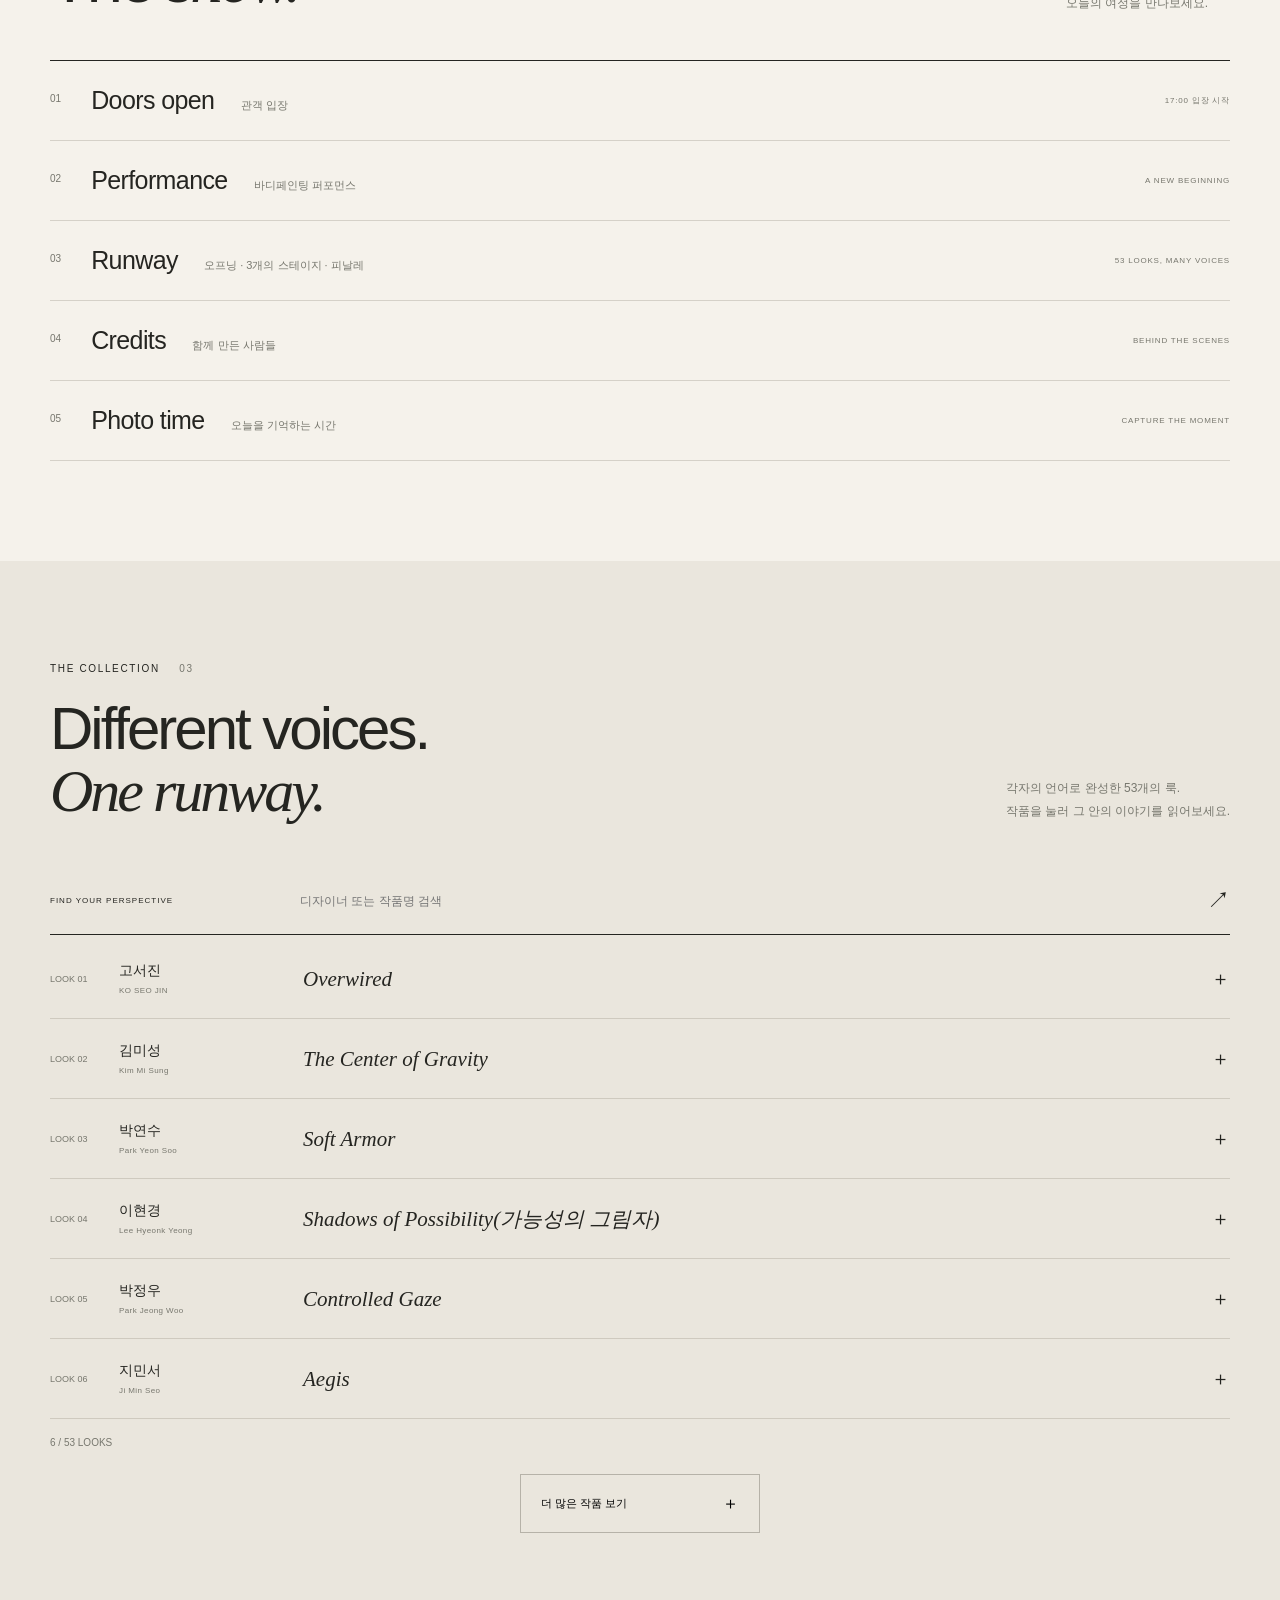
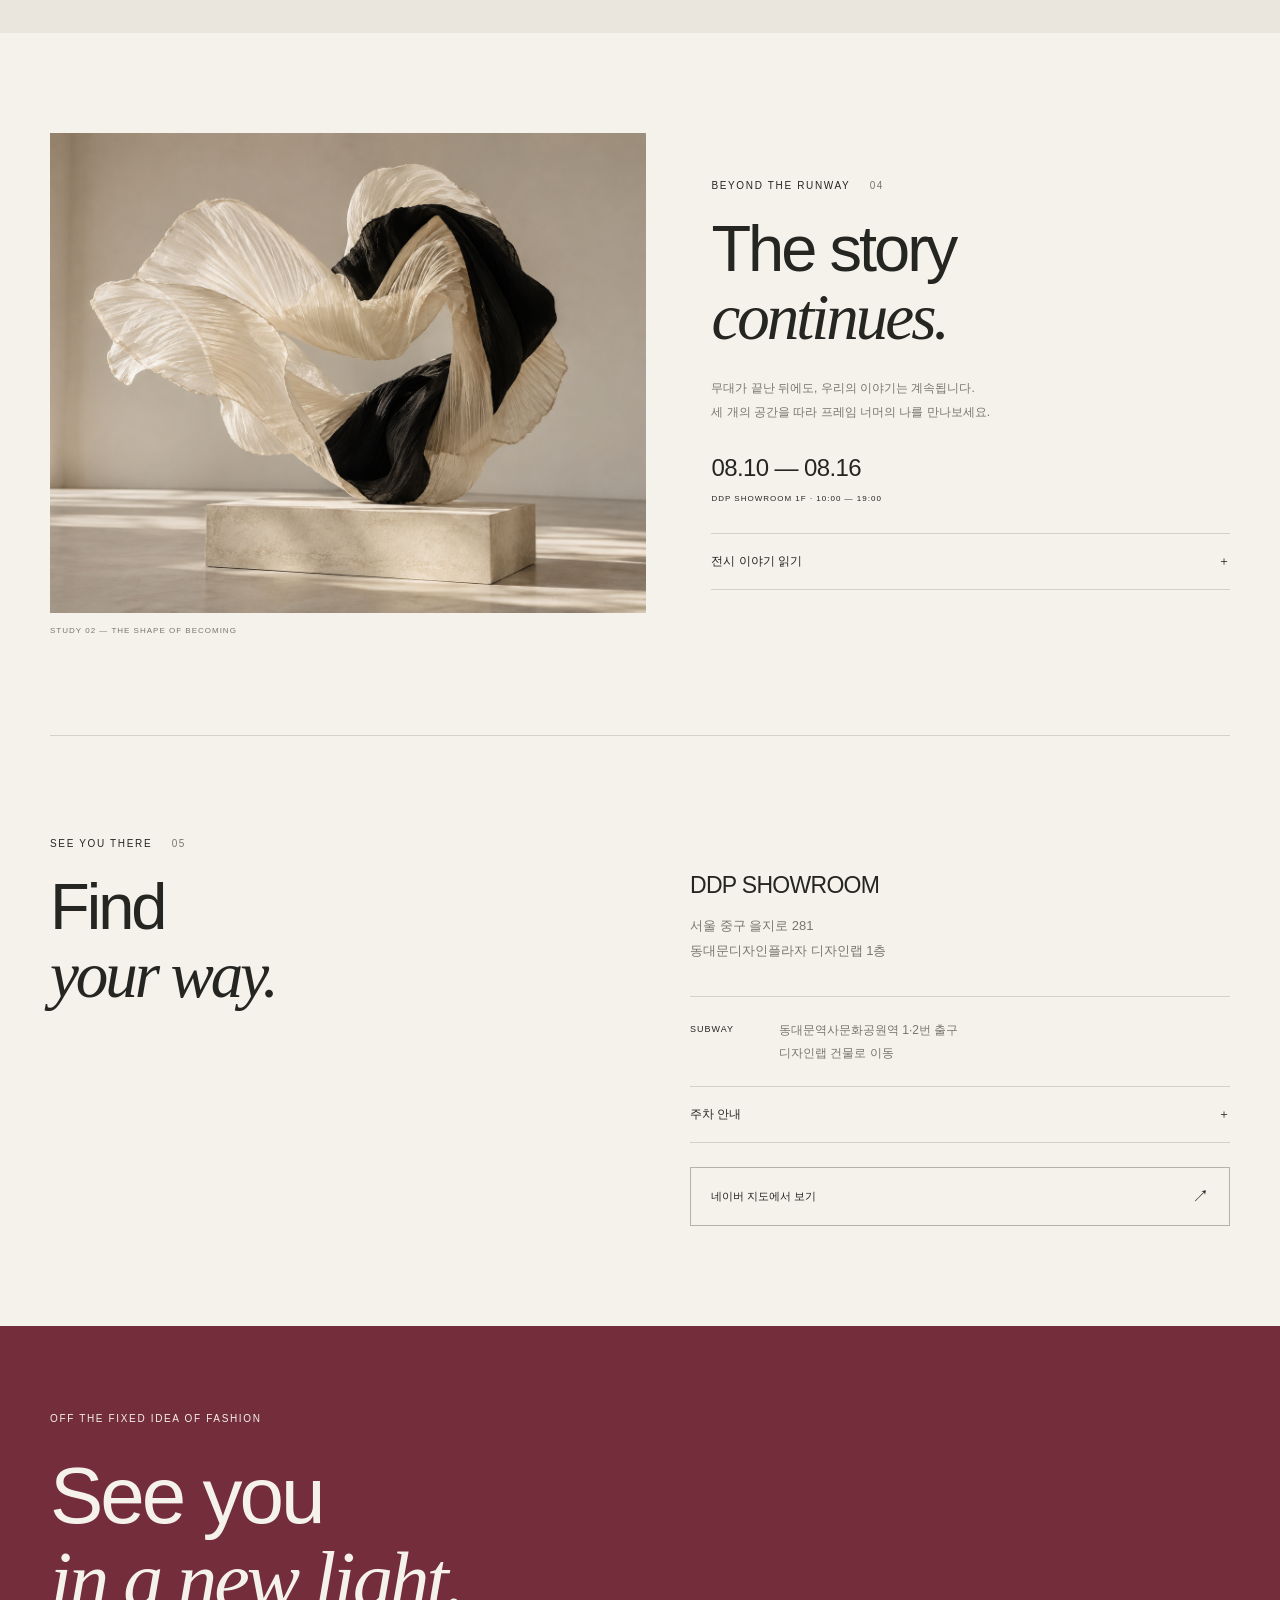
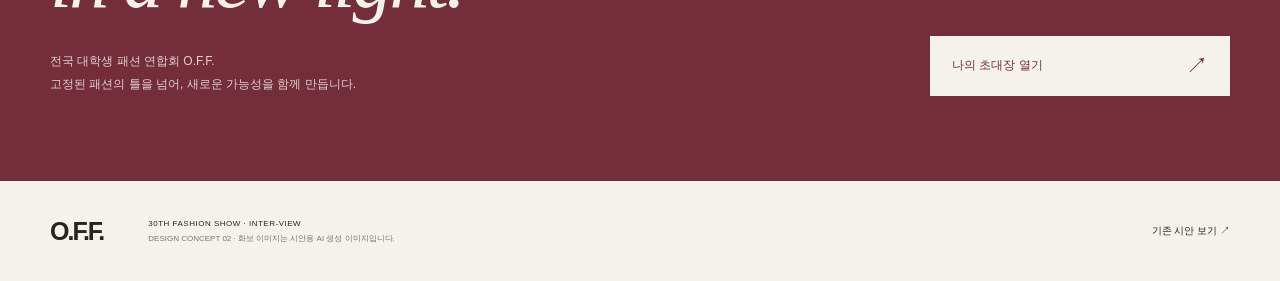
<file: mockup/index.html>
<!doctype html>
<html lang="ko">
<head>
  <meta charset="utf-8"><meta name="viewport" content="width=device-width,initial-scale=1,viewport-fit=cover">
  <meta name="theme-color" content="#f5f2eb"><meta name="description" content="INTER-VIEW — 30th O.F.F. Fashion Show. 새로운 시선으로 만나는 모바일 초대장 디자인 시안.">
  <title>INTER-VIEW — An invitation to a new perspective</title>
  <link rel="icon" href="../assets/icon.svg" type="image/svg+xml">
  <link rel="preload" href="assets/editorial-hero.png" as="image"><link rel="stylesheet" href="styles.css">
</head>
<body>
<a class="skip" href="#main">본문으로 이동</a>
<header class="site-header wrap">
  <a class="wordmark" href="#" aria-label="O.F.F. 홈">O.F.F.<span>OFF THE FIXED IDEA OF FASHION</span></a>
  <nav aria-label="주 메뉴"><a href="#program">THE SHOW</a><a href="#collection">COLLECTION</a><a href="#visit">VISIT</a></nav>
  <button class="header-ticket" data-ticket>MY TICKET <span aria-hidden="true">↗</span></button>
</header>
<main id="main">
  <section class="hero wrap" aria-labelledby="hero-title">
    <div class="hero-copy">
      <p class="eyebrow"><span class="dot"></span> THE 30TH O.F.F. FASHION SHOW</p>
      <h1 id="hero-title">INTER—<br><em>view.</em></h1>
      <p class="hero-subtitle">A new perspective on who we are.</p>
      <p class="hero-description">하나의 틀로 정의할 수 없는 우리.<br>그 사이에서 발견하는, 가장 나다운 순간.</p>
      <button class="primary hero-button" data-ticket><span>나의 초대장 열기</span><span aria-hidden="true">↗</span></button>
      <p class="hero-note">YOU ARE INVITED. <span>2026. 08. 08.</span></p>
    </div>
    <figure class="hero-photo"><img src="assets/editorial-hero.png" width="1024" height="1536" alt="검은 드레스와 아이보리 주름 장식의 패션 화보 — 시안용 생성 이미지" fetchpriority="high"><figcaption><span>IN BETWEEN<br>THE FRAME & THE SELF.</span><span>01 / 02</span></figcaption><span class="photo-label">A STUDY IN PERSPECTIVE</span></figure>
  </section>
  <div class="event-line wrap"><div><span class="micro">WHEN</span><strong>08.08 <small>SAT</small></strong><span>18:00 — 19:00</span></div><div><span class="micro">WHERE</span><strong>DDP SHOWROOM</strong><span>디자인랩 1층</span></div><a href="#program">EXPLORE THE SHOW <span aria-hidden="true">↓</span></a></div>
  <section class="intro wrap section" aria-labelledby="intro-title"><p class="eyebrow">THE CONCEPT <span>01</span></p><div><h2 id="intro-title">틀을 넘어,<br><span>나를 마주하는 순간.</span></h2><p>우리는 수많은 시선 속에서 스스로를 설명합니다.<br>하지만 하나의 답으로는 우리를 담을 수 없기에.<br>INTER-VIEW는 프레임 안과 밖을 오가며<br>변화하는 나를 발견하는 여정입니다.</p><span class="tiny">FRAMED &nbsp; / &nbsp; IN BETWEEN &nbsp; / &nbsp; UNFRAMED</span></div></section>
  <section id="program" class="program wrap section" aria-labelledby="program-title"><div class="section-heading"><div><p class="eyebrow">THE EVENING <span>02</span></p><h2 id="program-title">The <em>show.</em></h2></div><p>하나의 무대, 서로 다른 이야기.<br>오늘의 여정을 만나보세요.</p></div><ol class="program-list"><li><span class="order">01</span><h3>Doors open <small>관객 입장</small></h3><span class="program-note">17:00 입장 시작</span></li><li><span class="order">02</span><h3>Performance <small>바디페인팅 퍼포먼스</small></h3><span class="program-note">A NEW BEGINNING</span></li><li><span class="order">03</span><h3>Runway <small>오프닝 · 3개의 스테이지 · 피날레</small></h3><span class="program-note">53 LOOKS, MANY VOICES</span></li><li><span class="order">04</span><h3>Credits <small>함께 만든 사람들</small></h3><span class="program-note">BEHIND THE SCENES</span></li><li><span class="order">05</span><h3>Photo time <small>오늘을 기억하는 시간</small></h3><span class="program-note">CAPTURE THE MOMENT</span></li></ol></section>
  <section id="collection" class="collection section" aria-labelledby="collection-title"><div class="wrap"><div class="section-heading"><div><p class="eyebrow">THE COLLECTION <span>03</span></p><h2 id="collection-title">Different voices.<br><em>One runway.</em></h2></div><p>각자의 언어로 완성한 53개의 룩.<br>작품을 눌러 그 안의 이야기를 읽어보세요.</p></div><label class="search"><span>FIND YOUR PERSPECTIVE</span><input id="look-search" type="search" placeholder="디자이너 또는 작품명 검색" aria-label="디자이너 또는 작품명 검색"><span aria-hidden="true">↗</span></label><div id="look-list" class="look-list"></div><p id="look-status" class="search-status" aria-live="polite"></p><button id="more-looks" class="outline" type="button">더 많은 작품 보기 <span aria-hidden="true">＋</span></button></div></section>
  <section id="exhibition" class="exhibition wrap section" aria-labelledby="exhibition-title"><figure><img src="assets/textile-study.png" width="1536" height="1024" alt="아이보리와 검은 천으로 만든 조형적인 패브릭 설치물 — 시안용 생성 이미지" loading="lazy"><figcaption>STUDY 02 — THE SHAPE OF BECOMING</figcaption></figure><div class="exhibition-copy"><p class="eyebrow">BEYOND THE RUNWAY <span>04</span></p><h2 id="exhibition-title">The story<br><em>continues.</em></h2><p>무대가 끝난 뒤에도, 우리의 이야기는 계속됩니다.<br>세 개의 공간을 따라 프레임 너머의 나를 만나보세요.</p><div class="exhibit-dates"><strong>08.10 — 08.16</strong><span>DDP SHOWROOM 1F · 10:00 — 19:00</span></div><details><summary>전시 이야기 읽기 <span aria-hidden="true">＋</span></summary><div class="exhibit-details"><h3>01. FRAMED</h3><p>사회가 만든 기준과 타인의 시선, 스스로 만든 프레임 속의 나를 돌아봅니다.</p><h3>02. IN BETWEEN</h3><p>정해진 기준 사이에서 끊임없이 변화하고 재구성되는 자아를 탐색합니다.</p><h3>03. UNFRAMED</h3><p>불완전함까지 나를 이루는 일부로 바라보며, 있는 그대로의 자신을 마주합니다.</p></div></details></div></section>
  <section id="visit" class="visit wrap section" aria-labelledby="visit-title"><div><p class="eyebrow">SEE YOU THERE <span>05</span></p><h2 id="visit-title">Find<br><em>your way.</em></h2></div><div class="visit-info"><h3>DDP SHOWROOM</h3><p>서울 중구 을지로 281<br>동대문디자인플라자 디자인랩 1층</p><div class="visit-row"><span>SUBWAY</span><p>동대문역사문화공원역 1·2번 출구<br>디자인랩 건물로 이동</p></div><details class="parking"><summary>주차 안내 <span aria-hidden="true">＋</span></summary><p>DDP 동측 주차장 이용. 요금 및 할인 조건은 방문 전 공식 안내에서 확인해 주세요.</p><a href="https://ddp.or.kr/?menuno=310" target="_blank" rel="noreferrer">DDP 공식 주차 안내 ↗</a></details><a class="outline map-link" href="https://map.naver.com/p/entry/place/1212430972" target="_blank" rel="noreferrer">네이버 지도에서 보기 <span aria-hidden="true">↗</span></a></div></section>
  <section class="closing"><div class="wrap"><p class="eyebrow">OFF THE FIXED IDEA OF FASHION</p><h2>See you<br><em>in a new light.</em></h2><p>전국 대학생 패션 연합회 O.F.F.<br>고정된 패션의 틀을 넘어, 새로운 가능성을 함께 만듭니다.</p><button class="primary light" data-ticket>나의 초대장 열기 <span aria-hidden="true">↗</span></button></div></section>
</main>
<footer class="wrap site-footer"><a class="wordmark" href="#">O.F.F.</a><p>30TH FASHION SHOW · INTER-VIEW<br><span>DESIGN CONCEPT 02 · 화보 이미지는 시안용 AI 생성 이미지입니다.</span></p><a href="../">기존 시안 보기 ↗</a></footer>
<div class="mobile-ticket"><span>YOUR INVITATION<br><strong>2026.08.08 · DDP</strong></span><button data-ticket>티켓 확인 <span aria-hidden="true">↗</span></button></div>
<dialog id="ticket-dialog" aria-labelledby="ticket-title"><div class="ticket-shell"><button class="close-dialog" type="button" aria-label="초대장 닫기">×</button><div class="ticket-top"><span>O.F.F. / 30</span><span>PERSONAL INVITATION</span></div><div class="ticket-head"><p class="eyebrow">AN INVITATION TO A NEW PERSPECTIVE</p><h2 id="ticket-title">You are<br><em>invited.</em></h2><p>당신을 위한 자리가 준비되어 있습니다.</p></div><form id="ticket-form"><label for="phone">초대받은 휴대전화번호</label><div class="input-row"><input id="phone" name="phone" type="tel" inputmode="numeric" autocomplete="tel" placeholder="01012345678" maxlength="13" required><button type="submit" id="lookup-button">좌석 확인 ↗</button></div><p id="lookup-message" aria-live="polite">번호를 입력해 나의 좌석을 확인해 주세요.</p></form><div id="seat-result" class="seat-result" hidden><div><span id="guest-grade">GUEST PASS</span><strong id="seat-number"></strong><p id="guest-name"></p></div><span class="seat-star" aria-hidden="true">✳</span></div><div class="ticket-perforation" aria-hidden="true"></div><div class="ticket-bottom"><div><span>DATE & TIME</span><strong>08.08 SAT<br>18:00 — 19:00</strong></div><div><span>VENUE</span><strong>DDP SHOWROOM<br>디자인랩 1층</strong></div></div><p class="demo-notice">디자인 시안 · 테스트 번호 <button id="fill-demo" type="button">01000000001</button><br>실제 입장 기록은 저장되지 않습니다.</p></div></dialog>
<script src="looks.js"></script><script src="script.js"></script>
</body>
</html>
</file>
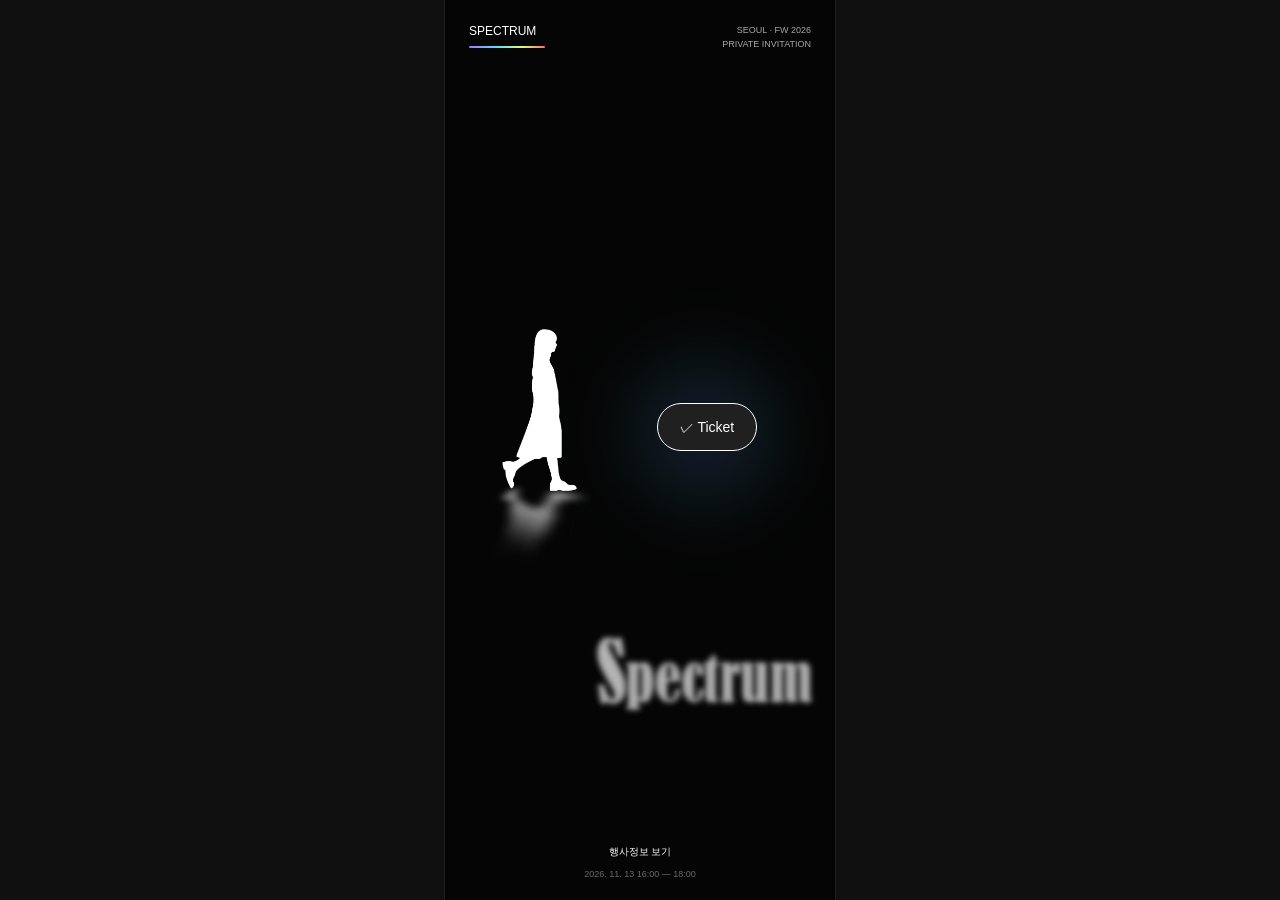
<file: public/index.html>
<!doctype html><html lang="ko"><head><meta charset="utf-8"><meta name="viewport" content="width=device-width,initial-scale=1,viewport-fit=cover"><meta name="theme-color" content="#050505"><title>THE SPECTRUM | 경북대학교 졸업 패션쇼</title><meta name="description" content="2026년 11월 13일, DDP 패션몰 5층 패션창작 스튜디오. THE SPECTRUM 모바일 초대장."><link rel="stylesheet" href="design.css"><link rel="stylesheet" href="app.css"><script type="module" src="app.js"></script></head><body><a class="skip-link" href="#main">본문으로 건너뛰기</a><main id="main"><section class="d1 page" data-node-id="4:3758" data-name="Spectrum 메인 초대장" id="home" data-page="home"><h1 class="sr-only">THE SPECTRUM — 경북대학교 졸업 패션쇼 초대장</h1><div class="d8 home-stage" data-node-id="4:3765" data-name="메인 무대"><div class="d9" data-node-id="4:3766" data-name="회절 빛"><div class="d10"><img alt="" class="d11" src="assets/home-img.svg"></div></div><div class="d12" data-node-id="4:3767" data-name="표제"><div class="d13" data-node-id="4:3768" data-name="브랜드 표기"><p class="d3" data-node-id="4:3769">SPECTRUM</p><div class="d14 spectrum-gradient" data-node-id="4:3770" data-name="스펙트럼 선"></div></div><div class="d15" data-node-id="4:3771"><p class="d16">SEOUL · FW 2026</p><p class="d17">PRIVATE INVITATION</p></div></div><div class="d18" data-node-id="5:8" data-name="1"><img alt="" class="d19" src="assets/home-img1.webp"></div><div class="d20" data-node-id="5:37" data-name="주제 1"><img alt="" class="d19" src="assets/home-img2.webp"></div><button class="d21 home-info" data-node-id="4:3780" data-name="행사정보 보기" type="button" data-go="about"><p class="d22" data-node-id="4:3783">행사정보 보기</p><p class="d23" data-node-id="4:3784">2026. 11. 13 16:00 — 18:00</p></button><button type="button" class="home-ticket" data-ticket="" aria-label="티켓 열기">✓  Ticket</button></div></section>
<section class="d1 page" data-node-id="4:3786" data-name="쇼 소개 화면" id="about" data-page="about" hidden="hidden"><div class="d24 page-header" data-node-id="4:3793" data-name="상단 내비게이션"><button class="d25" data-node-id="4:3794" data-name="브랜드" type="button" data-go="home" aria-label="초대장 메인으로"><p class="d26" data-node-id="4:3795">SPECTRUM</p><div class="d27" data-node-id="4:3796" data-name="포인트"><img alt="" class="d6" src="assets/about-img.svg"></div></button><div class="d28" data-node-id="4:3797" data-name="페이지 정보"><p class="d29" data-node-id="4:3798">쇼 소개</p><p class="d30" data-node-id="4:3799">01</p><button class="d31" data-node-id="4:4299" data-name="menu" type="button" data-menu="" aria-label="메뉴 열기"><img alt="" class="d6" src="assets/about-imgMenu.svg"></button></div></div><div class="d32 page-content" data-node-id="4:3801" data-name="페이지 콘텐츠"><div class="d33" data-node-id="4:3802" data-name="쇼 소개 콘텐츠"><div class="d34" data-node-id="4:3803" data-name="섹션 제목"><div class="d35" data-node-id="4:3804" data-name="분류"><div class="d36 spectrum-gradient" data-node-id="4:3805" data-name="스펙트럼 선"></div><p class="d37" data-node-id="4:3806">THE SHOW</p></div><h1 class="d38" data-node-id="4:3807" tabindex="-1">THE SPECTRUM: 우리들의 파장</h1><div class="d39" data-node-id="4:3808"><p class="d40">이번 졸업 패션쇼 ‘THE SPECTRUM’은 각기 다른 파장이 고유한 색과 성질을 드러내는 현상에서 출발합니다. 39인의 학생 디자이너들은 4년간 갈고 닦아온 조형적 감각과 세계관, 기술적 탐구를 바탕으로 소재와 실루엣을 자신만의 파장으로 확장해 왔습니다.</p><p class="d40">각자가 걸어온 과정과 끊임없는 탐구를 통해 완성된 작품들은 서로 다르기에 더욱 선명해지는 각자의 가능성을 보여줍니다.</p><p class="d41">이렇게 모인 서로 다른 개성과 표현이 각자의 고유한 파장이 되어, 39인이 완성한 다채로운 파장을 이번 무대 위에서 펼쳐냅니다.</p></div></div><div class="d42" data-node-id="4:3809" data-name="쇼 비주얼"><img alt="" class="d19" src="assets/about-img1.webp"><div class="d43" data-node-id="4:3811" data-name="이미지 음영"></div><p class="d44" data-node-id="4:3812">THE SPECTRUM</p><div class="d45" data-node-id="4:3813"><p class="d46">35TH</p><p class="d47">GRADUATION FASHION SHOW</p></div></div><div class="d48" data-node-id="4:3814" data-name="행사 개요"><div class="d49" data-node-id="4:3815" data-name="정보 행"><p class="d50" data-node-id="4:3816">DATE</p><p class="d51" data-node-id="4:3817">11월 13일</p></div><div class="d49" data-node-id="4:3818" data-name="정보 행"><p class="d50" data-node-id="4:3819">TIME</p><p class="d51" data-node-id="4:3820">16:00–18:30 운영</p></div><div class="d49" data-node-id="4:3821" data-name="정보 행"><p class="d50" data-node-id="4:3822">VENUE</p><p class="d52" data-node-id="4:3823">DDP 패션몰 5층 패션창작 스튜디오</p></div></div><p class="d53" data-node-id="4:3824">원활한 입장을 위해 운영 시간 16:00–16:30 내에 DDP 패션몰 5층 패션창작 스튜디오에 도착해 주세요.</p></div></div><div class="d54 page-footer" data-node-id="4:3825" data-name="하단 내비게이션"><button class="d55" data-node-id="4:3826" data-name="이전 페이지" type="button" data-go="home"><div class="d56" data-node-id="4:4302" data-name="arrow-left"><img alt="" class="d6" src="assets/about-imgArrowLeft.svg"></div><p class="d57" data-node-id="4:3828">메인</p></button><p class="d58" data-node-id="4:3829">01 / 07</p><button class="d59" data-node-id="4:3830" data-name="다음 페이지" type="button" data-go="directions"><p class="d58" data-node-id="4:3831">오시는 길</p><div class="d56" data-node-id="4:4305" data-name="arrow-right"><img alt="" class="d6" src="assets/about-imgArrowRight.svg"></div></button></div></section>
<section class="d1 page" data-node-id="4:3834" data-name="오시는 길 화면" id="directions" data-page="directions" hidden="hidden"><div class="d24 page-header" data-node-id="4:3841" data-name="상단 내비게이션"><button class="d25" data-node-id="4:3842" data-name="브랜드" type="button" data-go="home" aria-label="초대장 메인으로"><p class="d26" data-node-id="4:3843">SPECTRUM</p><div class="d27" data-node-id="4:3844" data-name="포인트"><img alt="" class="d6" src="assets/directions-img.svg"></div></button><div class="d28" data-node-id="4:3845" data-name="페이지 정보"><p class="d29" data-node-id="4:3846">오시는 길</p><p class="d30" data-node-id="4:3847">02</p><button class="d31" data-node-id="4:4317" data-name="menu" type="button" data-menu="" aria-label="메뉴 열기"><img alt="" class="d6" src="assets/directions-imgMenu.svg"></button></div></div><div class="d8 page-content" data-node-id="4:3849" data-name="페이지 콘텐츠"><div class="d60 directions-content" data-node-id="4:3850" data-name="오시는 길 콘텐츠"><div class="d61" data-node-id="4:3851" data-name="섹션 제목"><div class="d35" data-node-id="4:3852" data-name="분류"><div class="d36 spectrum-gradient" data-node-id="4:3853" data-name="스펙트럼 선"></div><p class="d37" data-node-id="4:3854">Location</p></div><h1 class="d38" data-node-id="4:3855" tabindex="-1">오시는 길</h1><p class="d62" data-node-id="4:3856">서울특별시 중구 마장로 22 DDP 패션몰 · 패션창작 스튜디오 5F</p></div><div class="d63" data-node-id="4:3857" data-name="약도"><div class="d64" data-node-id="12:4" data-name="지도 사진"><img alt="" class="d19" src="assets/directions-img1.webp"></div><div class="d65" data-node-id="4:3862"><p class="d66">동대문역사문화공원역</p><p class="d67">1·2번 출구</p></div><div class="d68" data-node-id="4:3866" data-name="거리 안내"><div class="d69" data-node-id="4:4320" data-name="footprints"><img alt="" class="d6" src="assets/directions-imgFootprints.svg"></div><p class="d70" data-node-id="4:3868">1번 출구에서 도보 6분</p></div></div><div class="d71" data-node-id="4:3869" data-name="교통편"><div class="d72" data-node-id="4:3870" data-name="교통 안내"><div class="d73" data-node-id="4:3871" data-name="교통 아이콘"><div class="d5" data-node-id="4:4323" data-name="train-front"><img alt="" class="d6" src="assets/directions-imgTrainFront.svg"></div></div><div class="d74" data-node-id="4:3873" data-name="경로"><div class="d75" data-node-id="4:3874" data-name="수단과 노선"><p class="d76" data-node-id="4:3875">SUBWAY</p><p class="d77" data-node-id="4:3876">2·4·5호선</p></div><p class="d78" data-node-id="4:3877">동대문역사문화공원역 1·2번 출구 → 패션몰 5층</p></div></div><div class="d72" data-node-id="4:3878" data-name="교통 안내"><div class="d73" data-node-id="4:3879" data-name="교통 아이콘"><div class="d5" data-node-id="4:4326" data-name="bus-front"><img alt="" class="d6" src="assets/directions-imgBusFront.svg"></div></div><div class="d74" data-node-id="4:3881" data-name="경로"><div class="d75" data-node-id="4:3882" data-name="수단과 노선"><p class="d76" data-node-id="4:3883">BUS</p><p class="d77" data-node-id="4:3884">동대문역사문화공원 정류장</p></div><p class="d78" data-node-id="4:3885">105 · 144 · 301 · 420번 → DDP 패션몰 하차</p></div></div><div class="d72" data-node-id="4:3886" data-name="교통 안내"><div class="d73" data-node-id="4:3887" data-name="교통 아이콘"><div class="d5" data-node-id="4:4329" data-name="car-front"><img alt="" class="d6" src="assets/directions-imgCarFront.svg"></div></div><div class="d79" data-node-id="4:3889" data-name="경로"><div class="d80" data-node-id="4:3890" data-name="수단과 노선"><p class="d76" data-node-id="4:3891">PARKING</p><p class="d77" data-node-id="4:3892">DDP 지하주차장</p></div><div class="d81" data-node-id="4:3893"><p class="d82">DDP 패션몰 주차장 · 엘리베이터로 5층 이동</p><p class="d83">1시간 4,320원 1일 주차 25,900원</p></div></div></div></div><a class="d84 map-link" data-node-id="12:6" data-name="네이버 지도 버튼" href="https://map.naver.com/p/search/DDP%20%ED%8C%A8%EC%85%98%EB%AA%B0" target="_blank" rel="noopener noreferrer"><div class="d85" data-node-id="12:7" data-name="네이버 지도 아이콘"><div class="d5" data-node-id="12:12" data-name="map-pin"><img alt="" class="d6" src="assets/directions-imgMapPin.svg"></div></div><p class="d86" data-node-id="12:9">네이버 지도에서 보기</p><div class="d5" data-node-id="12:15" data-name="arrow-right"><img alt="" class="d6" src="assets/directions-imgArrowRight.svg"></div></a></div></div><div class="d54 page-footer" data-node-id="4:3894" data-name="하단 내비게이션"><button class="d55" data-node-id="4:3895" data-name="이전 페이지" type="button" data-go="about"><div class="d56" data-node-id="4:4332" data-name="arrow-left"><img alt="" class="d6" src="assets/directions-imgArrowLeft.svg"></div><p class="d57" data-node-id="4:3897">쇼 소개</p></button><p class="d58" data-node-id="4:3898">02 / 07</p><button class="d59" data-node-id="4:3899" data-name="다음 페이지" type="button" data-go="exhibition"><p class="d58" data-node-id="4:3900">전시 소개</p><div class="d56" data-node-id="4:4335" data-name="arrow-right"><img alt="" class="d6" src="assets/directions-imgArrowRight1.svg"></div></button></div></section>
<section class="d1 page" data-node-id="4:3903" data-name="전시 소개 화면" id="exhibition" data-page="exhibition" hidden="hidden"><div class="d24 page-header" data-node-id="4:3910" data-name="상단 내비게이션"><button class="d25" data-node-id="4:3911" data-name="브랜드" type="button" data-go="home" aria-label="초대장 메인으로"><p class="d26" data-node-id="4:3912">SPECTRUM</p><div class="d27" data-node-id="4:3913" data-name="포인트"><img alt="" class="d6" src="assets/exhibition-img.svg"></div></button><div class="d28" data-node-id="4:3914" data-name="페이지 정보"><p class="d29" data-node-id="4:3915">전시 소개</p><p class="d30" data-node-id="4:3916">03</p><button class="d31" data-node-id="4:4347" data-name="menu" type="button" data-menu="" aria-label="메뉴 열기"><img alt="" class="d6" src="assets/exhibition-imgMenu.svg"></button></div></div><div class="d87 page-content" data-node-id="4:3918" data-name="페이지 콘텐츠"><div class="d88" data-node-id="4:3919" data-name="전시 소개 콘텐츠"><div class="d34" data-node-id="4:3920" data-name="섹션 제목"><div class="d35" data-node-id="4:3921" data-name="분류"><div class="d36 spectrum-gradient" data-node-id="4:3922" data-name="스펙트럼 선"></div><p class="d37" data-node-id="4:3923">Exhibition</p></div><h1 class="d38" data-node-id="4:3924" tabindex="-1">Portfolio Archive</h1><p class="d62" data-node-id="4:3925">단체 프로필 명단, 착장 보드, 미니바인더로 구성된 포트폴리오 아카이브 전시입니다.</p></div><div class="d89" data-node-id="4:3926" data-name="전시 이미지"><img alt="" class="d19" src="assets/exhibition-img1.webp"><div class="d90" data-node-id="4:3928" data-name="이미지 음영"></div><p class="d44" data-node-id="4:3929">16:00—17:00 · DDP 패션몰 5F</p><p class="d91" data-node-id="4:3930">PORTFOLIO ARCHIVE</p></div><div class="d92" data-node-id="4:3931" data-name="전시 구역"><div class="d93" data-node-id="4:3932" data-name="전시 구역 항목"><p class="d94" data-node-id="4:3933">01</p><div class="d95" data-node-id="4:3934" data-name="구역 설명"><p class="d96" data-node-id="4:3935">단체 프로필 명단</p><p class="d97" data-node-id="4:3936">참여 디자이너의 프로필과 포트폴리오 핵심 정보를 한눈에 확인할 수 있는 명단형 전시입니다.</p></div></div><div class="d93" data-node-id="4:3937" data-name="전시 구역 항목"><p class="d94" data-node-id="4:3938">02</p><div class="d95" data-node-id="4:3939" data-name="구역 설명"><p class="d96" data-node-id="4:3940">착장 보드</p><p class="d97" data-node-id="4:3941">컬러, 소재, 실루엣을 정리한 착장 보드가 전시됩니다.</p></div></div><div class="d93" data-node-id="32:17" data-name="전시 구역 항목"><p class="d94" data-node-id="32:18">03</p><div class="d95" data-node-id="32:19" data-name="구역 설명"><p class="d96" data-node-id="32:20">미니바인더</p><p class="d97" data-node-id="32:21">착장 보드가 미니 바인더 형식으로 정리되어 전시됩니다.</p></div></div></div></div></div><div class="d54 page-footer" data-node-id="4:3947" data-name="하단 내비게이션"><button class="d55" data-node-id="4:3948" data-name="이전 페이지" type="button" data-go="directions"><div class="d56" data-node-id="4:4350" data-name="arrow-left"><img alt="" class="d6" src="assets/exhibition-imgArrowLeft.svg"></div><p class="d57" data-node-id="4:3950">오시는 길</p></button><p class="d58" data-node-id="4:3951">03 / 07</p><button class="d59" data-node-id="4:3952" data-name="다음 페이지" type="button" data-go="designers"><p class="d58" data-node-id="4:3953">디자이너</p><div class="d56" data-node-id="4:4353" data-name="arrow-right"><img alt="" class="d6" src="assets/exhibition-imgArrowRight.svg"></div></button></div></section>
<section class="d1 page" data-node-id="4:3956" data-name="디자이너 화면" id="designers" data-page="designers" hidden="hidden"><div class="d24 page-header" data-node-id="4:3963" data-name="상단 내비게이션"><button class="d25" data-node-id="4:3964" data-name="브랜드" type="button" data-go="home" aria-label="초대장 메인으로"><p class="d26" data-node-id="4:3965">SPECTRUM</p><div class="d27" data-node-id="4:3966" data-name="포인트"><img alt="" class="d6" src="assets/designers-img.svg"></div></button><div class="d28" data-node-id="4:3967" data-name="페이지 정보"><p class="d29" data-node-id="4:3968">디자이너</p><p class="d30" data-node-id="4:3969">04</p><button class="d31" data-node-id="4:4365" data-name="menu" type="button" data-menu="" aria-label="메뉴 열기"><img alt="" class="d6" src="assets/designers-imgMenu.svg"></button></div></div><div class="d98 page-content" data-node-id="4:3971" data-name="페이지 콘텐츠"><div class="d99" data-node-id="4:3972" data-name="디자이너 콘텐츠"><div class="d34" data-node-id="4:3973" data-name="섹션 제목"><div class="d35" data-node-id="4:3974" data-name="분류"><div class="d36 spectrum-gradient" data-node-id="4:3975" data-name="스펙트럼 선"></div><p class="d37" data-node-id="4:3976">The cast</p></div><h1 class="d38" data-node-id="4:3977" tabindex="-1">여섯 개의 시선</h1><p class="d62" data-node-id="4:3978">서로 다른 조형 언어로 스펙트럼을 나타내는 39인의 디자이너들.</p></div><div class="d100" data-node-id="4:3979" data-name="스테이지 섹션"><div class="d101" data-node-id="14:4" data-name="스테이지 01"><div class="d102" data-node-id="14:5" data-name="스테이지 헤더"><div class="d35" data-node-id="14:6" data-name="타이틀"><div class="d36 spectrum-gradient" data-node-id="14:7" data-name="스펙트럼 선"></div><p class="d37" data-node-id="14:8">Stage 01</p></div><div class="d103" data-node-id="14:9" data-name="인원"><p class="d104" data-node-id="14:10">7명</p></div></div><div class="d105" data-node-id="14:11" data-name="슬롯 목록"><div class="d106" data-node-id="14:12" data-name="슬롯"><p class="d107" data-node-id="14:13">01</p><p class="d108" data-node-id="14:14">김온유</p></div><div class="d106" data-node-id="14:16" data-name="슬롯"><p class="d107" data-node-id="14:17">02</p><p class="d108" data-node-id="14:18">심승관</p></div><div class="d106" data-node-id="14:20" data-name="슬롯"><p class="d107" data-node-id="14:21">03</p><p class="d108" data-node-id="14:22">남현지</p></div><div class="d106" data-node-id="14:24" data-name="슬롯"><p class="d107" data-node-id="14:25">04</p><p class="d108" data-node-id="14:26">권경민</p></div><div class="d106" data-node-id="14:28" data-name="슬롯"><p class="d107" data-node-id="14:29">05</p><p class="d108" data-node-id="14:30">권미정</p></div><div class="d106" data-node-id="14:32" data-name="슬롯"><p class="d107" data-node-id="14:33">06</p><p class="d108" data-node-id="14:34">김서진</p></div><div class="d106" data-node-id="14:36" data-name="슬롯"><p class="d107" data-node-id="14:37">07</p><p class="d108" data-node-id="14:38">조정윤</p></div></div></div><div class="d101" data-node-id="14:40" data-name="스테이지 02"><div class="d102" data-node-id="14:41" data-name="스테이지 헤더"><div class="d35" data-node-id="14:42" data-name="타이틀"><div class="d36 spectrum-gradient" data-node-id="14:43" data-name="스펙트럼 선"></div><p class="d37" data-node-id="14:44">Stage 02</p></div><div class="d103" data-node-id="14:45" data-name="인원"><p class="d104" data-node-id="14:46">6명</p></div></div><div class="d105" data-node-id="14:47" data-name="슬롯 목록"><div class="d106" data-node-id="14:48" data-name="슬롯"><p class="d107" data-node-id="14:49">01</p><p class="d108" data-node-id="14:50">김유진</p></div><div class="d106" data-node-id="14:52" data-name="슬롯"><p class="d107" data-node-id="14:53">02</p><p class="d108" data-node-id="14:54">박아영</p></div><div class="d106" data-node-id="14:56" data-name="슬롯"><p class="d107" data-node-id="14:57">03</p><p class="d108" data-node-id="14:58">우희정</p></div><div class="d106" data-node-id="14:60" data-name="슬롯"><p class="d107" data-node-id="14:61">04</p><p class="d108" data-node-id="14:62">최유진</p></div><div class="d106" data-node-id="14:64" data-name="슬롯"><p class="d107" data-node-id="14:65">05</p><p class="d108" data-node-id="14:66">김도형</p></div><div class="d106" data-node-id="14:68" data-name="슬롯"><p class="d107" data-node-id="14:69">06</p><p class="d108" data-node-id="14:70">강서연</p></div></div></div><div class="d101" data-node-id="14:72" data-name="스테이지 03"><div class="d102" data-node-id="14:73" data-name="스테이지 헤더"><div class="d35" data-node-id="14:74" data-name="타이틀"><div class="d36 spectrum-gradient" data-node-id="14:75" data-name="스펙트럼 선"></div><p class="d37" data-node-id="14:76">Stage 03</p></div><div class="d103" data-node-id="14:77" data-name="인원"><p class="d104" data-node-id="14:78">7명</p></div></div><div class="d105" data-node-id="14:79" data-name="슬롯 목록"><div class="d106" data-node-id="14:80" data-name="슬롯"><p class="d107" data-node-id="14:81">01</p><p class="d108" data-node-id="14:82">김수지</p></div><div class="d106" data-node-id="14:84" data-name="슬롯"><p class="d107" data-node-id="14:85">02</p><p class="d108" data-node-id="14:86">하지수</p></div><div class="d106" data-node-id="14:88" data-name="슬롯"><p class="d107" data-node-id="14:89">03</p><p class="d108" data-node-id="14:90">강효리</p></div><div class="d106" data-node-id="14:92" data-name="슬롯"><p class="d107" data-node-id="14:93">04</p><p class="d108" data-node-id="14:94">이주희</p></div><div class="d106" data-node-id="14:96" data-name="슬롯"><p class="d107" data-node-id="14:97">05</p><p class="d108" data-node-id="14:98">오영주</p></div><div class="d106" data-node-id="14:100" data-name="슬롯"><p class="d107" data-node-id="14:101">06</p><p class="d108" data-node-id="14:102">백성은</p></div><div class="d106" data-node-id="14:104" data-name="슬롯"><p class="d107" data-node-id="14:105">07</p><p class="d108" data-node-id="14:106">배효빈</p></div></div></div><div class="d101" data-node-id="14:108" data-name="스테이지 04"><div class="d102" data-node-id="14:109" data-name="스테이지 헤더"><div class="d35" data-node-id="14:110" data-name="타이틀"><div class="d36 spectrum-gradient" data-node-id="14:111" data-name="스펙트럼 선"></div><p class="d37" data-node-id="14:112">Stage 04</p></div><div class="d103" data-node-id="14:113" data-name="인원"><p class="d104" data-node-id="14:114">7명</p></div></div><div class="d105" data-node-id="14:115" data-name="슬롯 목록"><div class="d106" data-node-id="14:116" data-name="슬롯"><p class="d107" data-node-id="14:117">01</p><p class="d108" data-node-id="14:118">이준화</p></div><div class="d106" data-node-id="14:120" data-name="슬롯"><p class="d107" data-node-id="14:121">02</p><p class="d108" data-node-id="14:122">이가연</p></div><div class="d106" data-node-id="14:124" data-name="슬롯"><p class="d107" data-node-id="14:125">03</p><p class="d108" data-node-id="14:126">박상민</p></div><div class="d106" data-node-id="14:128" data-name="슬롯"><p class="d107" data-node-id="14:129">04</p><p class="d108" data-node-id="14:130">허서영</p></div><div class="d106" data-node-id="14:132" data-name="슬롯"><p class="d107" data-node-id="14:133">05</p><p class="d108" data-node-id="14:134">오수비</p></div><div class="d106" data-node-id="14:136" data-name="슬롯"><p class="d107" data-node-id="14:137">06</p><p class="d108" data-node-id="14:138">이준혁</p></div><div class="d106" data-node-id="14:140" data-name="슬롯"><p class="d107" data-node-id="14:141">07</p><p class="d108" data-node-id="14:142">변수민</p></div></div></div><div class="d101" data-node-id="14:144" data-name="스테이지 05"><div class="d102" data-node-id="14:145" data-name="스테이지 헤더"><div class="d35" data-node-id="14:146" data-name="타이틀"><div class="d36 spectrum-gradient" data-node-id="14:147" data-name="스펙트럼 선"></div><p class="d37" data-node-id="14:148">Stage 05</p></div><div class="d103" data-node-id="14:149" data-name="인원"><p class="d104" data-node-id="14:150">6명</p></div></div><div class="d105" data-node-id="14:151" data-name="슬롯 목록"><div class="d106" data-node-id="14:152" data-name="슬롯"><p class="d107" data-node-id="14:153">01</p><p class="d108" data-node-id="14:154">배자인</p></div><div class="d106" data-node-id="14:156" data-name="슬롯"><p class="d107" data-node-id="14:157">02</p><p class="d108" data-node-id="14:158">강유림</p></div><div class="d106" data-node-id="14:160" data-name="슬롯"><p class="d107" data-node-id="14:161">03</p><p class="d108" data-node-id="14:162">김서진</p></div><div class="d106" data-node-id="14:164" data-name="슬롯"><p class="d107" data-node-id="14:165">04</p><p class="d108" data-node-id="14:166">최수민</p></div><div class="d106" data-node-id="14:168" data-name="슬롯"><p class="d107" data-node-id="14:169">05</p><p class="d108" data-node-id="14:170">신은아</p></div><div class="d106" data-node-id="14:172" data-name="슬롯"><p class="d107" data-node-id="14:173">06</p><p class="d108" data-node-id="14:174">장서연</p></div></div></div><div class="d101" data-node-id="14:176" data-name="스테이지 06"><div class="d102" data-node-id="14:177" data-name="스테이지 헤더"><div class="d35" data-node-id="14:178" data-name="타이틀"><div class="d36 spectrum-gradient" data-node-id="14:179" data-name="스펙트럼 선"></div><p class="d37" data-node-id="14:180">Stage 06</p></div><div class="d103" data-node-id="14:181" data-name="인원"><p class="d104" data-node-id="14:182">6명</p></div></div><div class="d105" data-node-id="14:183" data-name="슬롯 목록"><div class="d106" data-node-id="14:184" data-name="슬롯"><p class="d107" data-node-id="14:185">01</p><p class="d108" data-node-id="14:186">김유민</p></div><div class="d106" data-node-id="14:188" data-name="슬롯"><p class="d107" data-node-id="14:189">02</p><p class="d108" data-node-id="14:190">이정언</p></div><div class="d106" data-node-id="14:192" data-name="슬롯"><p class="d107" data-node-id="14:193">03</p><p class="d108" data-node-id="14:194">허시온</p></div><div class="d106" data-node-id="14:196" data-name="슬롯"><p class="d107" data-node-id="14:197">04</p><p class="d108" data-node-id="14:198">이체은</p></div><div class="d106" data-node-id="14:200" data-name="슬롯"><p class="d107" data-node-id="14:201">05</p><p class="d108" data-node-id="14:202">조시연</p></div><div class="d106" data-node-id="14:204" data-name="슬롯"><p class="d107" data-node-id="14:205">06</p><p class="d108" data-node-id="14:206">우현지</p></div></div></div></div><div class="d109" data-node-id="4:4031" data-name="크리에이티브 크레딧"><p class="d110" data-node-id="4:4032">CREATIVE DIRECTION</p><p class="d111" data-node-id="4:4033">STUDIO PRISMATIC</p></div></div></div><div class="d54 page-footer" data-node-id="4:4034" data-name="하단 내비게이션"><button class="d55" data-node-id="4:4035" data-name="이전 페이지" type="button" data-go="exhibition"><div class="d56" data-node-id="4:4368" data-name="arrow-left"><img alt="" class="d6" src="assets/designers-imgArrowLeft.svg"></div><p class="d57" data-node-id="4:4037">전시 소개</p></button><p class="d58" data-node-id="4:4038">04 / 07</p><button class="d59" data-node-id="4:4039" data-name="다음 페이지" type="button" data-go="timeline"><p class="d58" data-node-id="4:4040">타임라인</p><div class="d56" data-node-id="4:4371" data-name="arrow-right"><img alt="" class="d6" src="assets/designers-imgArrowRight.svg"></div></button></div></section>
<section class="d1 page" data-node-id="4:4043" data-name="타임라인 화면" id="timeline" data-page="timeline" hidden="hidden"><div class="d24 page-header" data-node-id="4:4050" data-name="상단 내비게이션"><button class="d25" data-node-id="4:4051" data-name="브랜드" type="button" data-go="home" aria-label="초대장 메인으로"><p class="d26" data-node-id="4:4052">SPECTRUM</p><div class="d27" data-node-id="4:4053" data-name="포인트"><img alt="" class="d6" src="assets/timeline-img.svg"></div></button><div class="d28" data-node-id="4:4054" data-name="페이지 정보"><p class="d29" data-node-id="4:4055">타임라인</p><p class="d30" data-node-id="4:4056">05</p><button class="d31" data-node-id="4:4383" data-name="menu" type="button" data-menu="" aria-label="메뉴 열기"><img alt="" class="d6" src="assets/timeline-imgMenu.svg"></button></div></div><div class="d87 page-content" data-node-id="4:4058" data-name="페이지 콘텐츠"><div class="d99" data-node-id="4:4059" data-name="타임라인 콘텐츠"><div class="d34" data-node-id="4:4060" data-name="섹션 제목"><div class="d35" data-node-id="4:4061" data-name="분류"><div class="d36 spectrum-gradient" data-node-id="4:4062" data-name="스펙트럼 선"></div><p class="d37" data-node-id="4:4063">Run of show</p></div><h1 class="d38" data-node-id="4:4064" tabindex="-1">11월 13일의 흐름</h1><p class="d62" data-node-id="4:4065">리허설부터 퇴장까지, 16:00–18:30 운영 시간의 모든 순서를 한눈에 확인하세요.</p></div><div class="d112" data-node-id="4:4066" data-name="일정 목록"><div class="d113" data-node-id="4:4067" data-name="시간 축"></div><div class="d114" data-node-id="4:4075" data-name="일정 항목"><p class="d115" data-node-id="4:4076">16:00</p><div class="d116" data-node-id="4:4077" data-name="축 표시"><img alt="" class="d6" src="assets/timeline-img1.svg"></div><div class="d117" data-node-id="4:4079" data-name="일정 내용"><p class="d51" data-node-id="4:4080">관객 입장 및 전시 관람</p><p class="d107" data-node-id="4:4081">16:00–17:00</p></div></div><div class="d114" data-node-id="4:4082" data-name="일정 항목"><p class="d115" data-node-id="4:4083">17:00</p><div class="d116" data-node-id="4:4084" data-name="축 표시"><img alt="" class="d6" src="assets/timeline-img1.svg"></div><div class="d117" data-node-id="4:4086" data-name="일정 내용"><p class="d51" data-node-id="4:4087">패션쇼</p><p class="d107" data-node-id="4:4088">17:00–18:00</p></div></div><div class="d114" data-node-id="4:4089" data-name="일정 항목"><p class="d115" data-node-id="4:4090">18:00</p><div class="d116" data-node-id="4:4091" data-name="축 표시"><img alt="" class="d6" src="assets/timeline-img1.svg"></div><div class="d117" data-node-id="4:4093" data-name="일정 내용"><p class="d51" data-node-id="4:4094">관객 퇴장</p><p class="d107" data-node-id="4:4095">18:00–18:30</p></div></div></div><div class="d118" data-node-id="4:4117" data-name="안내 문구"><div class="d119" data-node-id="4:4118" data-name="표식"><img alt="" class="d6" src="assets/timeline-img2.svg"></div><p class="d120" data-node-id="4:4119">16:00부터 입장 가능하며, 패션쇼 시작 후에는 지정 좌석에 착석이 제한될 수 있습니다.</p></div></div></div><div class="d54 page-footer" data-node-id="4:4120" data-name="하단 내비게이션"><button class="d55" data-node-id="4:4121" data-name="이전 페이지" type="button" data-go="designers"><div class="d56" data-node-id="4:4386" data-name="arrow-left"><img alt="" class="d6" src="assets/timeline-imgArrowLeft.svg"></div><p class="d57" data-node-id="4:4123">디자이너</p></button><p class="d58" data-node-id="4:4124">05 / 07</p><button class="d59" data-node-id="4:4125" data-name="다음 페이지" type="button" data-go="seats"><p class="d58" data-node-id="4:4126">좌석배치도</p><div class="d56" data-node-id="4:4389" data-name="arrow-right"><img alt="" class="d6" src="assets/timeline-imgArrowRight.svg"></div></button></div></section>
<section class="d1 page" data-node-id="4:4129" data-name="좌석배치도 화면" id="seats" data-page="seats" hidden="hidden"><div class="d24 page-header" data-node-id="4:4136" data-name="상단 내비게이션"><button class="d25" data-node-id="4:4137" data-name="브랜드" type="button" data-go="home" aria-label="초대장 메인으로"><p class="d26" data-node-id="4:4138">SPECTRUM</p><div class="d27" data-node-id="4:4139" data-name="포인트"><img alt="" class="d6" src="assets/seats-img.svg"></div></button><div class="d28" data-node-id="4:4140" data-name="페이지 정보"><p class="d29" data-node-id="4:4141">좌석배치도</p><p class="d30" data-node-id="4:4142">06</p><button class="d31" data-node-id="4:4401" data-name="menu" type="button" data-menu="" aria-label="메뉴 열기"><img alt="" class="d6" src="assets/seats-imgMenu.svg"></button></div></div><div class="d87 page-content" data-node-id="4:4144" data-name="페이지 콘텐츠"><div class="d88" data-node-id="4:4145" data-name="좌석배치도 콘텐츠"><div class="d34" data-node-id="4:4146" data-name="섹션 제목"><div class="d35" data-node-id="4:4147" data-name="분류"><div class="d36 spectrum-gradient" data-node-id="4:4148" data-name="스펙트럼 선"></div><p class="d37" data-node-id="4:4149">Seating</p></div><h1 class="d38" data-node-id="4:4150" tabindex="-1">좌석 배치도</h1><p class="d62" data-node-id="4:4151">A–F 일반 구역 및  V1·V2 구역 배치를 확인하세요.</p></div><div id="seat-summary" class="guest-result" hidden="hidden" aria-live="polite"></div><div class="seat-map-wrap"><div class="d121 seat-map" data-node-id="33:18" data-name="좌석 지도" id="seat-map"><div class="d122" data-node-id="35:18" data-name="상단구역"><div class="d123" data-node-id="35:19" data-name="A구역" data-zone="A"><p class="d124" data-node-id="35:20">A구역</p><div class="d125" data-node-id="35:21" data-name="row"><div class="d126" data-node-id="35:22" data-name="Rectangle"></div><div class="d126" data-node-id="35:23" data-name="Rectangle"></div><div class="d126" data-node-id="35:24" data-name="Rectangle"></div><div class="d126" data-node-id="35:25" data-name="Rectangle"></div><div class="d126" data-node-id="35:26" data-name="Rectangle"></div><div class="d126" data-node-id="35:27" data-name="Rectangle"></div><div class="d126" data-node-id="35:28" data-name="Rectangle"></div><div class="d126" data-node-id="35:29" data-name="Rectangle"></div><div class="d126" data-node-id="35:30" data-name="Rectangle"></div><div class="d126" data-node-id="35:31" data-name="Rectangle"></div></div><div class="d125" data-node-id="35:32" data-name="row"><div class="d126" data-node-id="35:33" data-name="Rectangle"></div><div class="d126" data-node-id="35:34" data-name="Rectangle"></div><div class="d126" data-node-id="35:35" data-name="Rectangle"></div><div class="d126" data-node-id="35:36" data-name="Rectangle"></div><div class="d126" data-node-id="35:37" data-name="Rectangle"></div><div class="d126" data-node-id="35:38" data-name="Rectangle"></div><div class="d126" data-node-id="35:39" data-name="Rectangle"></div><div class="d126" data-node-id="35:40" data-name="Rectangle"></div><div class="d126" data-node-id="35:41" data-name="Rectangle"></div><div class="d126" data-node-id="35:42" data-name="Rectangle"></div></div><div class="d125" data-node-id="35:43" data-name="row"><div class="d126" data-node-id="35:44" data-name="Rectangle"></div><div class="d126" data-node-id="35:45" data-name="Rectangle"></div><div class="d126" data-node-id="35:46" data-name="Rectangle"></div><div class="d126" data-node-id="35:47" data-name="Rectangle"></div><div class="d126" data-node-id="35:48" data-name="Rectangle"></div><div class="d126" data-node-id="35:49" data-name="Rectangle"></div><div class="d126" data-node-id="35:50" data-name="Rectangle"></div><div class="d126" data-node-id="35:51" data-name="Rectangle"></div><div class="d126" data-node-id="35:52" data-name="Rectangle"></div><div class="d126" data-node-id="35:53" data-name="Rectangle"></div></div></div><div class="d123" data-node-id="35:76" data-name="B구역" data-zone="B"><p class="d124" data-node-id="35:77">B구역</p><div class="d125" data-node-id="35:78" data-name="row"><div class="d126" data-node-id="35:79" data-name="Rectangle"></div><div class="d126" data-node-id="35:80" data-name="Rectangle"></div><div class="d126" data-node-id="35:81" data-name="Rectangle"></div><div class="d126" data-node-id="35:82" data-name="Rectangle"></div><div class="d126" data-node-id="35:83" data-name="Rectangle"></div><div class="d126" data-node-id="35:84" data-name="Rectangle"></div><div class="d126" data-node-id="35:85" data-name="Rectangle"></div><div class="d126" data-node-id="35:86" data-name="Rectangle"></div><div class="d126" data-node-id="35:87" data-name="Rectangle"></div><div class="d126" data-node-id="35:88" data-name="Rectangle"></div></div><div class="d125" data-node-id="35:89" data-name="row"><div class="d126" data-node-id="35:90" data-name="Rectangle"></div><div class="d126" data-node-id="35:91" data-name="Rectangle"></div><div class="d126" data-node-id="35:92" data-name="Rectangle"></div><div class="d126" data-node-id="35:93" data-name="Rectangle"></div><div class="d126" data-node-id="35:94" data-name="Rectangle"></div><div class="d126" data-node-id="35:95" data-name="Rectangle"></div><div class="d126" data-node-id="35:96" data-name="Rectangle"></div><div class="d126" data-node-id="35:97" data-name="Rectangle"></div><div class="d126" data-node-id="35:98" data-name="Rectangle"></div><div class="d126" data-node-id="35:99" data-name="Rectangle"></div></div><div class="d125" data-node-id="35:100" data-name="row"><div class="d126" data-node-id="35:101" data-name="Rectangle"></div><div class="d126" data-node-id="35:102" data-name="Rectangle"></div><div class="d126" data-node-id="35:103" data-name="Rectangle"></div><div class="d126" data-node-id="35:104" data-name="Rectangle"></div><div class="d126" data-node-id="35:105" data-name="Rectangle"></div><div class="d126" data-node-id="35:106" data-name="Rectangle"></div><div class="d126" data-node-id="35:107" data-name="Rectangle"></div><div class="d126" data-node-id="35:108" data-name="Rectangle"></div><div class="d126" data-node-id="35:109" data-name="Rectangle"></div><div class="d126" data-node-id="35:110" data-name="Rectangle"></div></div></div><div class="d123" data-node-id="35:133" data-name="C구역" data-zone="C"><p class="d124" data-node-id="35:134">C구역</p><div class="d125" data-node-id="35:135" data-name="row"><div class="d126" data-node-id="35:136" data-name="Rectangle"></div><div class="d126" data-node-id="35:137" data-name="Rectangle"></div><div class="d126" data-node-id="35:138" data-name="Rectangle"></div><div class="d126" data-node-id="35:139" data-name="Rectangle"></div><div class="d126" data-node-id="35:140" data-name="Rectangle"></div><div class="d126" data-node-id="35:141" data-name="Rectangle"></div><div class="d126" data-node-id="35:142" data-name="Rectangle"></div><div class="d126" data-node-id="35:143" data-name="Rectangle"></div><div class="d126" data-node-id="35:144" data-name="Rectangle"></div><div class="d126" data-node-id="35:145" data-name="Rectangle"></div></div><div class="d125" data-node-id="35:146" data-name="row"><div class="d126" data-node-id="35:147" data-name="Rectangle"></div><div class="d126" data-node-id="35:148" data-name="Rectangle"></div><div class="d126" data-node-id="35:149" data-name="Rectangle"></div><div class="d126" data-node-id="35:150" data-name="Rectangle"></div><div class="d126" data-node-id="35:151" data-name="Rectangle"></div><div class="d126" data-node-id="35:152" data-name="Rectangle"></div><div class="d126" data-node-id="35:153" data-name="Rectangle"></div><div class="d126" data-node-id="35:154" data-name="Rectangle"></div><div class="d126" data-node-id="35:155" data-name="Rectangle"></div><div class="d126" data-node-id="35:156" data-name="Rectangle"></div></div><div class="d125" data-node-id="35:157" data-name="row"><div class="d126" data-node-id="35:158" data-name="Rectangle"></div><div class="d126" data-node-id="35:159" data-name="Rectangle"></div><div class="d126" data-node-id="35:160" data-name="Rectangle"></div><div class="d126" data-node-id="35:161" data-name="Rectangle"></div><div class="d126" data-node-id="35:162" data-name="Rectangle"></div><div class="d126" data-node-id="35:163" data-name="Rectangle"></div><div class="d126" data-node-id="35:164" data-name="Rectangle"></div><div class="d126" data-node-id="35:165" data-name="Rectangle"></div><div class="d126" data-node-id="35:166" data-name="Rectangle"></div><div class="d126" data-node-id="35:167" data-name="Rectangle"></div></div></div></div><div class="d127" data-node-id="35:222" data-name="스테이지 전체"><div class="d128" data-node-id="39:18" data-name="스테이지 본체"><div class="d129 spectrum-gradient" data-node-id="35:223" data-name="스펙트럼 선 상단"></div><p class="d44" data-node-id="35:224">STAGE</p><div class="d129 spectrum-gradient" data-node-id="35:225" data-name="스펙트럼 선 하단"></div></div><div class="d130" data-node-id="39:19" data-name="V1V2구역"><div class="d131" data-node-id="35:190"><div class="d132"><div class="d133" data-name="VIP1구역" data-zone="V1"><div class="d125" data-node-id="35:192" data-name="row"><div class="d126" data-node-id="35:193" data-name="Rectangle"></div><div class="d126" data-node-id="35:194" data-name="Rectangle"></div><div class="d126" data-node-id="35:195" data-name="Rectangle"></div><div class="d126" data-node-id="35:196" data-name="Rectangle"></div><div class="d126" data-node-id="35:197" data-name="Rectangle"></div><div class="d126" data-node-id="38:16" data-name="Rectangle"></div></div><div class="d125" data-node-id="35:198" data-name="row"><div class="d126" data-node-id="35:199" data-name="Rectangle"></div><div class="d126" data-node-id="35:200" data-name="Rectangle"></div><div class="d126" data-node-id="35:201" data-name="Rectangle"></div><div class="d126" data-node-id="35:202" data-name="Rectangle"></div><div class="d126" data-node-id="35:203" data-name="Rectangle"></div><div class="d126" data-node-id="38:17" data-name="Rectangle"></div></div><div class="d125" data-node-id="35:204" data-name="row"><div class="d126" data-node-id="35:205" data-name="Rectangle"></div><div class="d126" data-node-id="35:206" data-name="Rectangle"></div><div class="d126" data-node-id="35:207" data-name="Rectangle"></div><div class="d126" data-node-id="35:208" data-name="Rectangle"></div><div class="d126" data-node-id="35:209" data-name="Rectangle"></div><div class="d126" data-node-id="38:18" data-name="Rectangle"></div></div><div class="d134" data-node-id="35:191"><div class="d135"><p class="d136">V1</p></div></div></div></div></div><div class="d137" data-node-id="35:398"><div class="d138"><div class="d133" data-name="VIP2구역" data-zone="V2"><div class="d125" data-node-id="35:399" data-name="row"><div class="d126" data-node-id="35:400" data-name="Rectangle"></div><div class="d126" data-node-id="35:401" data-name="Rectangle"></div><div class="d126" data-node-id="35:402" data-name="Rectangle"></div><div class="d126" data-node-id="35:403" data-name="Rectangle"></div><div class="d126" data-node-id="35:404" data-name="Rectangle"></div><div class="d126" data-node-id="38:19" data-name="Rectangle"></div></div><div class="d125" data-node-id="35:405" data-name="row"><div class="d126" data-node-id="35:406" data-name="Rectangle"></div><div class="d126" data-node-id="35:407" data-name="Rectangle"></div><div class="d126" data-node-id="35:408" data-name="Rectangle"></div><div class="d126" data-node-id="35:409" data-name="Rectangle"></div><div class="d126" data-node-id="35:410" data-name="Rectangle"></div><div class="d126" data-node-id="38:20" data-name="Rectangle"></div></div><div class="d125" data-node-id="35:411" data-name="row"><div class="d126" data-node-id="35:412" data-name="Rectangle"></div><div class="d126" data-node-id="35:413" data-name="Rectangle"></div><div class="d126" data-node-id="35:414" data-name="Rectangle"></div><div class="d126" data-node-id="35:415" data-name="Rectangle"></div><div class="d126" data-node-id="35:416" data-name="Rectangle"></div><div class="d126" data-node-id="38:21" data-name="Rectangle"></div></div><p class="d139" data-node-id="35:429">V2</p></div></div></div></div></div><div class="d140" data-node-id="35:226" data-name="하단구역"><div class="d141" data-node-id="35:227" data-name="D구역" data-zone="D"><div class="d125" data-node-id="35:228" data-name="row"><div class="d126" data-node-id="35:229" data-name="Rectangle"></div><div class="d126" data-node-id="35:230" data-name="Rectangle"></div><div class="d126" data-node-id="35:231" data-name="Rectangle"></div><div class="d126" data-node-id="35:232" data-name="Rectangle"></div><div class="d126" data-node-id="35:233" data-name="Rectangle"></div><div class="d126" data-node-id="35:234" data-name="Rectangle"></div><div class="d126" data-node-id="35:235" data-name="Rectangle"></div><div class="d126" data-node-id="35:236" data-name="Rectangle"></div><div class="d126" data-node-id="35:237" data-name="Rectangle"></div><div class="d126" data-node-id="35:238" data-name="Rectangle"></div></div><div class="d125" data-node-id="35:239" data-name="row"><div class="d126" data-node-id="35:240" data-name="Rectangle"></div><div class="d126" data-node-id="35:241" data-name="Rectangle"></div><div class="d126" data-node-id="35:242" data-name="Rectangle"></div><div class="d126" data-node-id="35:243" data-name="Rectangle"></div><div class="d126" data-node-id="35:244" data-name="Rectangle"></div><div class="d126" data-node-id="35:245" data-name="Rectangle"></div><div class="d126" data-node-id="35:246" data-name="Rectangle"></div><div class="d126" data-node-id="35:247" data-name="Rectangle"></div><div class="d126" data-node-id="35:248" data-name="Rectangle"></div><div class="d126" data-node-id="35:249" data-name="Rectangle"></div></div><div class="d125" data-node-id="35:250" data-name="row"><div class="d126" data-node-id="35:251" data-name="Rectangle"></div><div class="d126" data-node-id="35:252" data-name="Rectangle"></div><div class="d126" data-node-id="35:253" data-name="Rectangle"></div><div class="d126" data-node-id="35:254" data-name="Rectangle"></div><div class="d126" data-node-id="35:255" data-name="Rectangle"></div><div class="d126" data-node-id="35:256" data-name="Rectangle"></div><div class="d126" data-node-id="35:257" data-name="Rectangle"></div><div class="d126" data-node-id="35:258" data-name="Rectangle"></div><div class="d126" data-node-id="35:259" data-name="Rectangle"></div><div class="d126" data-node-id="35:260" data-name="Rectangle"></div></div><p class="d124" data-node-id="35:283">D구역</p></div><div class="d142" data-node-id="35:284" data-name="E구역" data-zone="E"><div class="d125" data-node-id="35:285" data-name="row"><div class="d126" data-node-id="35:286" data-name="Rectangle"></div><div class="d126" data-node-id="35:287" data-name="Rectangle"></div><div class="d126" data-node-id="35:288" data-name="Rectangle"></div><div class="d126" data-node-id="35:289" data-name="Rectangle"></div><div class="d126" data-node-id="35:290" data-name="Rectangle"></div><div class="d126" data-node-id="35:291" data-name="Rectangle"></div><div class="d126" data-node-id="35:292" data-name="Rectangle"></div><div class="d126" data-node-id="35:293" data-name="Rectangle"></div><div class="d126" data-node-id="35:294" data-name="Rectangle"></div><div class="d126" data-node-id="35:295" data-name="Rectangle"></div></div><div class="d125" data-node-id="35:296" data-name="row"><div class="d126" data-node-id="35:297" data-name="Rectangle"></div><div class="d126" data-node-id="35:298" data-name="Rectangle"></div><div class="d126" data-node-id="35:299" data-name="Rectangle"></div><div class="d126" data-node-id="35:300" data-name="Rectangle"></div><div class="d126" data-node-id="35:301" data-name="Rectangle"></div><div class="d126" data-node-id="35:302" data-name="Rectangle"></div><div class="d126" data-node-id="35:303" data-name="Rectangle"></div><div class="d126" data-node-id="35:304" data-name="Rectangle"></div><div class="d126" data-node-id="35:305" data-name="Rectangle"></div><div class="d126" data-node-id="35:306" data-name="Rectangle"></div></div><div class="d125" data-node-id="35:307" data-name="row"><div class="d126" data-node-id="35:308" data-name="Rectangle"></div><div class="d126" data-node-id="35:309" data-name="Rectangle"></div><div class="d126" data-node-id="35:310" data-name="Rectangle"></div><div class="d126" data-node-id="35:311" data-name="Rectangle"></div><div class="d126" data-node-id="35:312" data-name="Rectangle"></div><div class="d126" data-node-id="35:313" data-name="Rectangle"></div><div class="d126" data-node-id="35:314" data-name="Rectangle"></div><div class="d126" data-node-id="35:315" data-name="Rectangle"></div><div class="d126" data-node-id="35:316" data-name="Rectangle"></div><div class="d126" data-node-id="35:317" data-name="Rectangle"></div></div><p class="d124" data-node-id="35:340">E구역</p></div><div class="d143" data-node-id="35:341" data-name="F구역" data-zone="F"><div class="d125" data-node-id="35:342" data-name="row"><div class="d126" data-node-id="35:343" data-name="Rectangle"></div><div class="d126" data-node-id="35:344" data-name="Rectangle"></div><div class="d126" data-node-id="35:345" data-name="Rectangle"></div><div class="d126" data-node-id="35:346" data-name="Rectangle"></div><div class="d126" data-node-id="35:347" data-name="Rectangle"></div><div class="d126" data-node-id="35:348" data-name="Rectangle"></div><div class="d126" data-node-id="35:349" data-name="Rectangle"></div><div class="d126" data-node-id="35:350" data-name="Rectangle"></div><div class="d126" data-node-id="35:351" data-name="Rectangle"></div><div class="d126" data-node-id="35:352" data-name="Rectangle"></div></div><div class="d125" data-node-id="35:353" data-name="row"><div class="d126" data-node-id="35:354" data-name="Rectangle"></div><div class="d126" data-node-id="35:355" data-name="Rectangle"></div><div class="d126" data-node-id="35:356" data-name="Rectangle"></div><div class="d126" data-node-id="35:357" data-name="Rectangle"></div><div class="d126" data-node-id="35:358" data-name="Rectangle"></div><div class="d126" data-node-id="35:359" data-name="Rectangle"></div><div class="d126" data-node-id="35:360" data-name="Rectangle"></div><div class="d126" data-node-id="35:361" data-name="Rectangle"></div><div class="d126" data-node-id="35:362" data-name="Rectangle"></div><div class="d126" data-node-id="35:363" data-name="Rectangle"></div></div><div class="d125" data-node-id="35:364" data-name="row"><div class="d126" data-node-id="35:365" data-name="Rectangle"></div><div class="d126" data-node-id="35:366" data-name="Rectangle"></div><div class="d126" data-node-id="35:367" data-name="Rectangle"></div><div class="d126" data-node-id="35:368" data-name="Rectangle"></div><div class="d126" data-node-id="35:369" data-name="Rectangle"></div><div class="d126" data-node-id="35:370" data-name="Rectangle"></div><div class="d126" data-node-id="35:371" data-name="Rectangle"></div><div class="d126" data-node-id="35:372" data-name="Rectangle"></div><div class="d126" data-node-id="35:373" data-name="Rectangle"></div><div class="d126" data-node-id="35:374" data-name="Rectangle"></div></div><p class="d124" data-node-id="35:397">F구역</p></div></div></div></div><p class="d144" data-node-id="33:222">쇼 시작 이후에는 이동을 삼가하여 주시길 바랍니다. 지정좌석이어도 늦게 오실 경우 스탠딩 관객이 자리를 채워 앉게 되므로 미리 자리에 착석 부탁드립니다.</p></div></div><div class="d54 page-footer" data-node-id="4:4266" data-name="하단 내비게이션"><button class="d55" data-node-id="4:4267" data-name="이전 페이지" type="button" data-go="timeline"><div class="d56" data-node-id="4:4410" data-name="arrow-left"><img alt="" class="d6" src="assets/seats-imgArrowLeft.svg"></div><p class="d57" data-node-id="4:4269">타임라인</p></button><p class="d58" data-node-id="4:4270">06 / 07</p><button class="d59" data-node-id="4:4271" data-name="다음 페이지" type="button" data-go="notice"><p class="d58" data-node-id="4:4272">유의사항</p><div class="d56" data-node-id="4:4413" data-name="arrow-right"><img alt="" class="d6" src="assets/seats-imgArrowRight.svg"></div></button></div></section>
<section class="d1 page" data-node-id="71:17" data-name="유의사항 화면" id="notice" data-page="notice" hidden="hidden"><div class="d24 page-header" data-node-id="71:27" data-name="상단 내비게이션"><button class="d25" data-node-id="71:28" data-name="브랜드" type="button" data-go="home" aria-label="초대장 메인으로"><p class="d26" data-node-id="71:29">SPECTRUM</p><div class="d27" data-node-id="71:30" data-name="포인트"><img alt="" class="d6" src="assets/notice-img3.svg"></div></button><div class="d28" data-node-id="71:31" data-name="페이지 정보"><p class="d29" data-node-id="71:32">유의사항</p><p class="d30" data-node-id="71:33">07</p><button class="d31" data-node-id="71:34" data-name="메뉴" type="button" data-menu="" aria-label="메뉴 열기"><img alt="" class="d6" src="assets/notice-img4.svg"></button></div></div><div class="d145 page-content" data-node-id="71:36" data-name="유의사항 콘텐츠"><div class="d34" data-node-id="71:37" data-name="섹션 제목"><div class="d35" data-node-id="71:38" data-name="분류"><div class="d36 spectrum-gradient" data-node-id="71:39" data-name="스펙트럼 선"></div><p class="d57" data-node-id="71:40">BEFORE YOU VISIT</p></div><h1 class="d38" data-node-id="71:41" tabindex="-1">유의사항</h1><p class="d62" data-node-id="71:42">관람 전, 아래 네 가지를 확인해 주세요.</p></div><div class="d146" data-node-id="71:43" data-name="행사 정보"><div class="d147" data-node-id="71:44" data-name="행사 장소"><p class="d148" data-node-id="71:45">11월 13일</p><p class="d149" data-node-id="71:46">DDP 패션몰 5층 패션창작 스튜디오</p></div><div class="d150" data-node-id="71:47" data-name="행사 일정"><div class="d151" data-node-id="71:48" data-name="일정"><p class="d152" data-node-id="71:49">16:00–17:00</p><p class="d153" data-node-id="71:50">관객 입장 및 전시 관람</p></div><div class="d151" data-node-id="71:51" data-name="일정"><p class="d152" data-node-id="71:52">17:00–18:00</p><p class="d153" data-node-id="71:53">패션쇼</p></div></div></div><div class="d92" data-node-id="71:54" data-name="관람 안내 목록"><div class="d154" data-node-id="71:55" data-name="유의사항 항목"><p class="d155" data-node-id="71:56">01</p><div class="d156" data-node-id="71:57" data-name="안내 내용"><p class="d157" data-node-id="71:58">입장 및 좌석 확인</p><div class="d158" data-node-id="71:59"><p class="d40">입장 전 좌석 위치를 확인하고, 쇼 시작 전</p><p class="d41">여유 있게 착석해 주세요.</p></div></div></div><div class="d154" data-node-id="71:60" data-name="유의사항 항목"><p class="d155" data-node-id="71:61">02</p><div class="d156" data-node-id="71:62" data-name="안내 내용"><p class="d157" data-node-id="71:63">공연 관람 예절</p><div class="d158" data-node-id="71:64"><p class="d40">휴대전화는 무음으로 설정하고, 관람 중 대화와</p><p class="d41">이동은 줄여 주변 관객을 배려해 주세요.</p></div></div></div><div class="d154" data-node-id="71:65" data-name="유의사항 항목"><p class="d155" data-node-id="71:66">03</p><div class="d156" data-node-id="71:67" data-name="안내 내용"><p class="d157" data-node-id="71:68">전시물 취급</p><div class="d158" data-node-id="71:69"><p class="d40">전시 의상과 작품은 눈으로 감상해 주세요.</p><p class="d41">손으로 만지거나 전시물을 옮기지 말아 주세요.</p></div></div></div><div class="d159" data-node-id="71:70" data-name="유의사항 항목"><p class="d155" data-node-id="71:71">04</p><div class="d156" data-node-id="71:72" data-name="안내 내용"><p class="d157" data-node-id="71:73">안전 및 현장 안내</p><div class="d158" data-node-id="71:74"><p class="d40">통로와 출입구를 비워 두고, 이동 시 주의해 주세요.</p><p class="d41">도움이 필요하면 현장 스태프에게 문의해 주세요.</p></div></div></div></div><p class="d160" data-node-id="71:75">서로의 관람을 배려하는 마음으로 함께해 주세요.</p></div><div class="d54 page-footer" data-node-id="71:76" data-name="하단 내비게이션"><button class="d55" data-node-id="71:77" data-name="이전 페이지" type="button" data-go="seats"><div class="d56" data-node-id="71:78" data-name="이전 화살표"><img alt="" class="d6" src="assets/notice-img5.svg"></div><p class="d57" data-node-id="71:80">좌석배치도</p></button><p class="d58" data-node-id="71:81">07 / 07</p><button class="d59" data-node-id="71:82" data-name="다음 페이지" type="button" data-go="home"><p class="d58" data-node-id="71:83">메인</p><div class="d56" data-node-id="71:84" data-name="다음 화살표"><img alt="" class="d6" src="assets/notice-img6.svg"></div></button></div></section></main><dialog id="ticket-dialog" aria-labelledby="ticket-title"><form class="d177 ticket-panel" data-node-id="24:169" data-name="좌석 검색 팝업" id="seat-form" novalidate="novalidate"><div class="d178 spectrum-gradient" data-node-id="24:170" data-name="스펙트럼 엣지"></div><div class="d179" data-node-id="24:171" data-name="티켓 노치"><img alt="" class="d6" src="assets/ticket-img7.svg"></div><div class="d180" data-node-id="24:172" data-name="티켓 노치"><img alt="" class="d6" src="assets/ticket-img7.svg"></div><div class="d181" data-node-id="24:173" data-name="팝업 헤더"><div class="d25" data-node-id="24:174" data-name="접근 라벨"><div class="d182 spectrum-gradient" data-node-id="24:175" data-name="포인트"></div><p class="d183" data-node-id="24:176">PRIVATE GUEST ACCESS</p></div><button class="d184" data-node-id="24:177" data-name="닫기" type="button" data-close="" aria-label="좌석 검색 닫기"><div class="d185" data-node-id="24:230" data-name="x"><img alt="" class="d6" src="assets/ticket-imgX.svg"></div></button></div><div class="d186" data-node-id="24:179" data-name="안내"><h2 class="d187" data-node-id="24:180" id="ticket-title">좌석 검색</h2><div class="d188" data-node-id="24:181"><p class="d189">초대장에 등록된 전화번호로</p><p class="d190">당신의 좌석을 확인해 보세요.</p></div></div><div class="d191" data-node-id="24:182" data-name="전화번호 입력"><div class="d192" data-node-id="24:183" data-name="필드 라벨"><label class="d193" data-node-id="24:184" for="phone">PHONE NUMBER</label><p class="d194" data-node-id="24:185">REQUIRED</p></div><div class="d195" data-node-id="24:186" data-name="입력 필드"><p class="d196" data-node-id="24:187">+82</p><div class="d197" data-node-id="24:188" data-name="구분선"></div><input class="d198" data-node-id="24:189" id="phone" enterkeyhint="search" type="tel" inputmode="tel" autocomplete="tel-national" placeholder="010 · 0000 · 0000" maxlength="20" aria-describedby="lookup-message"></div><p class="d199" data-node-id="24:190" id="lookup-message" role="status">초대장에 등록한 전화번호를 입력해 주세요.</p></div><div class="d100" data-node-id="24:191" data-name="확인 영역"><button class="d200" data-node-id="24:192" data-name="좌석 확인하기" type="submit" id="lookup-button"><p class="d201" data-node-id="24:193">좌석 확인하기</p><div class="d5" data-node-id="24:233" data-name="arrow-right"><img alt="" class="d6" src="assets/ticket-imgArrowRight.svg"></div></button><div class="d202" data-node-id="24:195" data-name="개인정보 안내"><div class="d203" data-node-id="24:236" data-name="lock-keyhole"><img alt="" class="d6" src="assets/ticket-imgLockKeyhole.svg"></div><p class="d204" data-node-id="24:197">입력하신 정보는 좌석 확인에만 사용되며 저장되지 않습니다.</p></div></div></form></dialog><dialog id="menu-dialog" aria-labelledby="menu-title"><div class="menu-top"><h2 id="menu-title">SPECTRUM</h2><button type="button" data-close aria-label="메뉴 닫기">×</button></div><nav aria-label="전체 페이지"><button type="button" data-go="home"><span>00</span>초대장<span aria-hidden="true">↗</span></button><button type="button" data-go="about"><span>01</span>쇼 소개<span aria-hidden="true">↗</span></button><button type="button" data-go="directions"><span>02</span>오시는 길<span aria-hidden="true">↗</span></button><button type="button" data-go="exhibition"><span>03</span>전시 소개<span aria-hidden="true">↗</span></button><button type="button" data-go="designers"><span>04</span>디자이너<span aria-hidden="true">↗</span></button><button type="button" data-go="timeline"><span>05</span>타임라인<span aria-hidden="true">↗</span></button><button type="button" data-go="seats"><span>06</span>좌석배치도<span aria-hidden="true">↗</span></button><button type="button" data-go="notice"><span>07</span>유의사항<span aria-hidden="true">↗</span></button></nav><button type="button" class="menu-ticket" data-ticket>나의 티켓 확인</button></dialog><noscript>좌석 조회와 페이지 이동을 위해 JavaScript를 활성화해 주세요.</noscript></body></html>
</file>
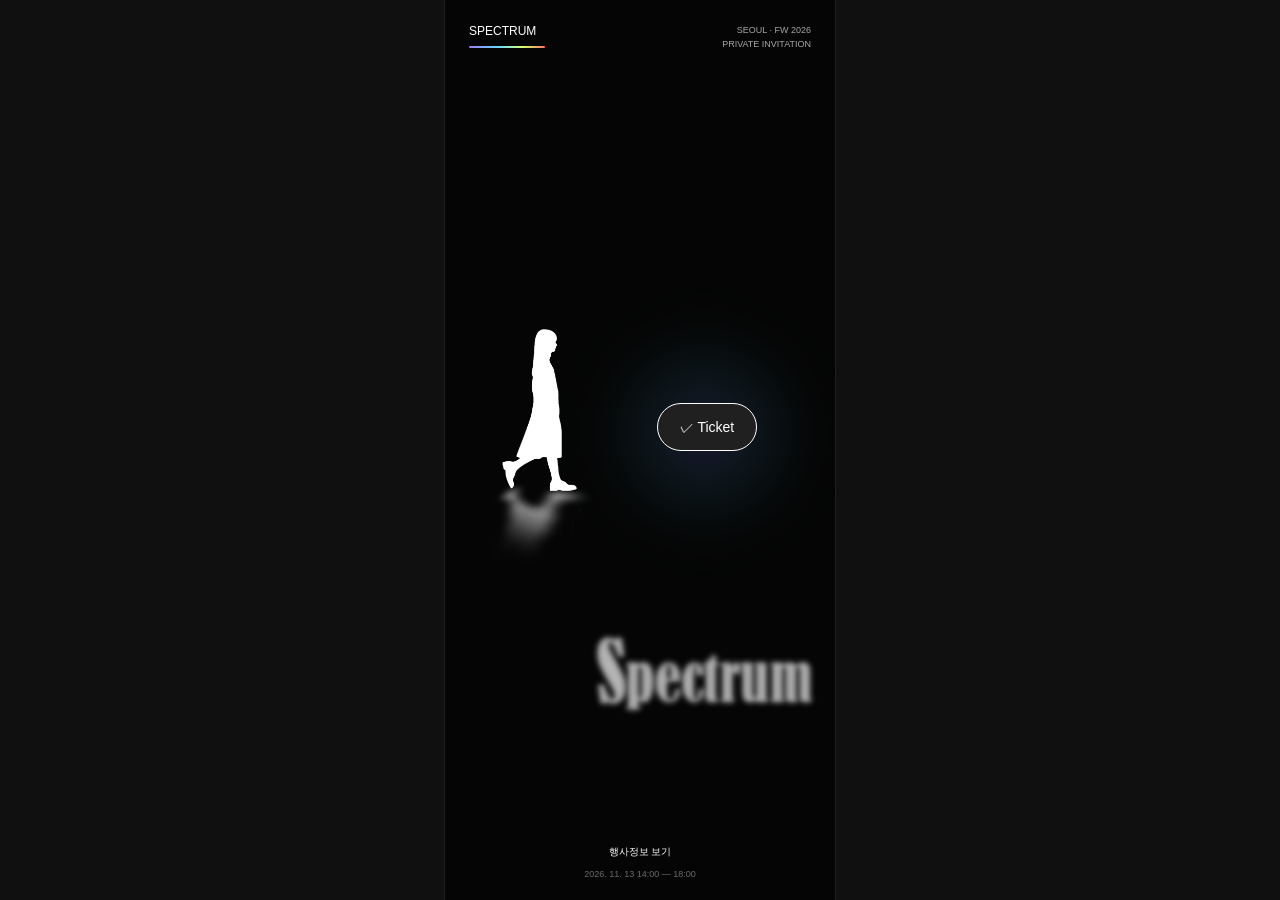
<file: develop/spectrum/index.html>
<!doctype html><html lang="ko"><head><meta charset="utf-8"><meta name="viewport" content="width=device-width,initial-scale=1,viewport-fit=cover"><meta name="theme-color" content="#050505"><title>THE SPECTRUM | 경북대학교 졸업 패션쇼</title><meta name="description" content="2026년 11월 13일, DDP 패션몰 5층 패션창작 스튜디오. THE SPECTRUM 모바일 초대장."><link rel="stylesheet" href="design.css"><link rel="stylesheet" href="app.css"><script type="module" src="app.js"></script></head><body><a class="skip-link" href="#main">본문으로 건너뛰기</a><main id="main"><section class="d1 page" data-node-id="4:3758" data-name="Spectrum 메인 초대장" id="home" data-page="home"><h1 class="sr-only">THE SPECTRUM — 경북대학교 졸업 패션쇼 초대장</h1><div class="d8 home-stage" data-node-id="4:3765" data-name="메인 무대"><div class="d9" data-node-id="4:3766" data-name="회절 빛"><div class="d10"><img alt="" class="d11" src="assets/home-img.svg"></div></div><div class="d12" data-node-id="4:3767" data-name="표제"><div class="d13" data-node-id="4:3768" data-name="브랜드 표기"><p class="d3" data-node-id="4:3769">SPECTRUM</p><div class="d14 spectrum-gradient" data-node-id="4:3770" data-name="스펙트럼 선"></div></div><div class="d15" data-node-id="4:3771"><p class="d16">SEOUL · FW 2026</p><p class="d17">PRIVATE INVITATION</p></div></div><div class="d18" data-node-id="5:8" data-name="1"><img alt="" class="d19" src="assets/home-img1.webp"></div><div class="d20" data-node-id="5:37" data-name="주제 1"><img alt="" class="d19" src="assets/home-img2.webp"></div><button class="d21 home-info" data-node-id="4:3780" data-name="행사정보 보기" type="button" data-go="about"><p class="d22" data-node-id="4:3783">행사정보 보기</p><p class="d23" data-node-id="4:3784">2026. 11. 13 14:00 — 18:00</p></button><button type="button" class="home-ticket" data-ticket="" aria-label="티켓 열기">✓  Ticket</button></div></section>
<section class="d1 page" data-node-id="4:3786" data-name="쇼 소개 화면" id="about" data-page="about" hidden="hidden"><div class="d24 page-header" data-node-id="4:3793" data-name="상단 내비게이션"><button class="d25" data-node-id="4:3794" data-name="브랜드" type="button" data-go="home" aria-label="초대장 메인으로"><p class="d26" data-node-id="4:3795">SPECTRUM</p><div class="d27" data-node-id="4:3796" data-name="포인트"><img alt="" class="d6" src="assets/about-img.svg"></div></button><div class="d28" data-node-id="4:3797" data-name="페이지 정보"><p class="d29" data-node-id="4:3798">쇼 소개</p><p class="d30" data-node-id="4:3799">01</p><button class="d31" data-node-id="4:4299" data-name="menu" type="button" data-menu="" aria-label="메뉴 열기"><img alt="" class="d6" src="assets/about-imgMenu.svg"></button></div></div><div class="d32 page-content" data-node-id="4:3801" data-name="페이지 콘텐츠"><div class="d33" data-node-id="4:3802" data-name="쇼 소개 콘텐츠"><div class="d34" data-node-id="4:3803" data-name="섹션 제목"><div class="d35" data-node-id="4:3804" data-name="분류"><div class="d36 spectrum-gradient" data-node-id="4:3805" data-name="스펙트럼 선"></div><p class="d37" data-node-id="4:3806">THE SHOW</p></div><h1 class="d38" data-node-id="4:3807" tabindex="-1">THE SPECTRUM: 우리들의 파장</h1><div class="d39" data-node-id="4:3808"><p class="d40">이번 졸업 패션쇼 ‘THE SPECTRUM’은 각기 다른 파장이 고유한 색과 성질을 드러내는 현상에서 출발합니다. 39인의 학생 디자이너들은 4년간 갈고 닦아온 조형적 감각과 세계관, 기술적 탐구를 바탕으로 소재와 실루엣을 자신만의 파장으로 확장해 왔습니다.</p><p class="d40">각자가 걸어온 과정과 끊임없는 탐구를 통해 완성된 작품들은 서로 다르기에 더욱 선명해지는 각자의 가능성을 보여줍니다.</p><p class="d41">이렇게 모인 서로 다른 개성과 표현이 각자의 고유한 파장이 되어, 39인이 완성한 다채로운 파장을 이번 무대 위에서 펼쳐냅니다.</p></div></div><div class="d42" data-node-id="4:3809" data-name="쇼 비주얼"><img alt="" class="d19" src="assets/about-img1.webp"><div class="d43" data-node-id="4:3811" data-name="이미지 음영"></div><p class="d44" data-node-id="4:3812">THE SPECTRUM</p><div class="d45" data-node-id="4:3813"><p class="d46">35TH</p><p class="d47">GRADUATION FASHION SHOW</p></div></div><div class="d48" data-node-id="4:3814" data-name="행사 개요"><div class="d49" data-node-id="4:3815" data-name="정보 행"><p class="d50" data-node-id="4:3816">DATE</p><p class="d51" data-node-id="4:3817">11월 13일</p></div><div class="d49" data-node-id="4:3818" data-name="정보 행"><p class="d50" data-node-id="4:3819">TIME</p><p class="d51" data-node-id="4:3820">16:00–18:30 운영</p></div><div class="d49" data-node-id="4:3821" data-name="정보 행"><p class="d50" data-node-id="4:3822">VENUE</p><p class="d52" data-node-id="4:3823">DDP 패션몰 5층 패션창작 스튜디오</p></div></div><p class="d53" data-node-id="4:3824">원활한 입장을 위해 운영 시간 16:00–16:30 내에 DDP 패션몰 5층 패션창작 스튜디오에 도착해 주세요.</p></div></div><div class="d54 page-footer" data-node-id="4:3825" data-name="하단 내비게이션"><button class="d55" data-node-id="4:3826" data-name="이전 페이지" type="button" data-go="home"><div class="d56" data-node-id="4:4302" data-name="arrow-left"><img alt="" class="d6" src="assets/about-imgArrowLeft.svg"></div><p class="d57" data-node-id="4:3828">메인</p></button><p class="d58" data-node-id="4:3829">01 / 07</p><button class="d59" data-node-id="4:3830" data-name="다음 페이지" type="button" data-go="directions"><p class="d58" data-node-id="4:3831">오시는 길</p><div class="d56" data-node-id="4:4305" data-name="arrow-right"><img alt="" class="d6" src="assets/about-imgArrowRight.svg"></div></button></div></section>
<section class="d1 page" data-node-id="4:3834" data-name="오시는 길 화면" id="directions" data-page="directions" hidden="hidden"><div class="d24 page-header" data-node-id="4:3841" data-name="상단 내비게이션"><button class="d25" data-node-id="4:3842" data-name="브랜드" type="button" data-go="home" aria-label="초대장 메인으로"><p class="d26" data-node-id="4:3843">SPECTRUM</p><div class="d27" data-node-id="4:3844" data-name="포인트"><img alt="" class="d6" src="assets/directions-img.svg"></div></button><div class="d28" data-node-id="4:3845" data-name="페이지 정보"><p class="d29" data-node-id="4:3846">오시는 길</p><p class="d30" data-node-id="4:3847">02</p><button class="d31" data-node-id="4:4317" data-name="menu" type="button" data-menu="" aria-label="메뉴 열기"><img alt="" class="d6" src="assets/directions-imgMenu.svg"></button></div></div><div class="d8 page-content" data-node-id="4:3849" data-name="페이지 콘텐츠"><div class="d60 directions-content" data-node-id="4:3850" data-name="오시는 길 콘텐츠"><div class="d61" data-node-id="4:3851" data-name="섹션 제목"><div class="d35" data-node-id="4:3852" data-name="분류"><div class="d36 spectrum-gradient" data-node-id="4:3853" data-name="스펙트럼 선"></div><p class="d37" data-node-id="4:3854">Location</p></div><h1 class="d38" data-node-id="4:3855" tabindex="-1">오시는 길</h1><p class="d62" data-node-id="4:3856">서울특별시 중구 마장로 22 DDP 패션몰 · 패션창작 스튜디오 5F</p></div><div class="d63" data-node-id="4:3857" data-name="약도"><div class="d64" data-node-id="12:4" data-name="지도 사진"><img alt="" class="d19" src="assets/directions-img1.webp"></div><div class="d65" data-node-id="4:3862"><p class="d66">동대문역사문화공원역</p><p class="d67">1·2번 출구</p></div><div class="d68" data-node-id="4:3866" data-name="거리 안내"><div class="d69" data-node-id="4:4320" data-name="footprints"><img alt="" class="d6" src="assets/directions-imgFootprints.svg"></div><p class="d70" data-node-id="4:3868">1번 출구에서 도보 6분</p></div></div><div class="d71" data-node-id="4:3869" data-name="교통편"><div class="d72" data-node-id="4:3870" data-name="교통 안내"><div class="d73" data-node-id="4:3871" data-name="교통 아이콘"><div class="d5" data-node-id="4:4323" data-name="train-front"><img alt="" class="d6" src="assets/directions-imgTrainFront.svg"></div></div><div class="d74" data-node-id="4:3873" data-name="경로"><div class="d75" data-node-id="4:3874" data-name="수단과 노선"><p class="d76" data-node-id="4:3875">SUBWAY</p><p class="d77" data-node-id="4:3876">2·4·5호선</p></div><p class="d78" data-node-id="4:3877">동대문역사문화공원역 1·2번 출구 → 패션몰 5층</p></div></div><div class="d72" data-node-id="4:3878" data-name="교통 안내"><div class="d73" data-node-id="4:3879" data-name="교통 아이콘"><div class="d5" data-node-id="4:4326" data-name="bus-front"><img alt="" class="d6" src="assets/directions-imgBusFront.svg"></div></div><div class="d74" data-node-id="4:3881" data-name="경로"><div class="d75" data-node-id="4:3882" data-name="수단과 노선"><p class="d76" data-node-id="4:3883">BUS</p><p class="d77" data-node-id="4:3884">동대문역사문화공원 정류장</p></div><p class="d78" data-node-id="4:3885">105 · 144 · 301 · 420번 → DDP 패션몰 하차</p></div></div><div class="d72" data-node-id="4:3886" data-name="교통 안내"><div class="d73" data-node-id="4:3887" data-name="교통 아이콘"><div class="d5" data-node-id="4:4329" data-name="car-front"><img alt="" class="d6" src="assets/directions-imgCarFront.svg"></div></div><div class="d79" data-node-id="4:3889" data-name="경로"><div class="d80" data-node-id="4:3890" data-name="수단과 노선"><p class="d76" data-node-id="4:3891">PARKING</p><p class="d77" data-node-id="4:3892">DDP 지하주차장</p></div><div class="d81" data-node-id="4:3893"><p class="d82">DDP 패션몰 주차장 · 엘리베이터로 5층 이동</p><p class="d83">1시간 4,320원 1일 주차 25,900원</p></div></div></div></div><a class="d84 map-link" data-node-id="12:6" data-name="네이버 지도 버튼" href="https://map.naver.com/p/search/DDP%20%ED%8C%A8%EC%85%98%EB%AA%B0" target="_blank" rel="noopener noreferrer"><div class="d85" data-node-id="12:7" data-name="네이버 지도 아이콘"><div class="d5" data-node-id="12:12" data-name="map-pin"><img alt="" class="d6" src="assets/directions-imgMapPin.svg"></div></div><p class="d86" data-node-id="12:9">네이버 지도에서 보기</p><div class="d5" data-node-id="12:15" data-name="arrow-right"><img alt="" class="d6" src="assets/directions-imgArrowRight.svg"></div></a></div></div><div class="d54 page-footer" data-node-id="4:3894" data-name="하단 내비게이션"><button class="d55" data-node-id="4:3895" data-name="이전 페이지" type="button" data-go="about"><div class="d56" data-node-id="4:4332" data-name="arrow-left"><img alt="" class="d6" src="assets/directions-imgArrowLeft.svg"></div><p class="d57" data-node-id="4:3897">쇼 소개</p></button><p class="d58" data-node-id="4:3898">02 / 07</p><button class="d59" data-node-id="4:3899" data-name="다음 페이지" type="button" data-go="exhibition"><p class="d58" data-node-id="4:3900">전시 소개</p><div class="d56" data-node-id="4:4335" data-name="arrow-right"><img alt="" class="d6" src="assets/directions-imgArrowRight1.svg"></div></button></div></section>
<section class="d1 page" data-node-id="4:3903" data-name="전시 소개 화면" id="exhibition" data-page="exhibition" hidden="hidden"><div class="d24 page-header" data-node-id="4:3910" data-name="상단 내비게이션"><button class="d25" data-node-id="4:3911" data-name="브랜드" type="button" data-go="home" aria-label="초대장 메인으로"><p class="d26" data-node-id="4:3912">SPECTRUM</p><div class="d27" data-node-id="4:3913" data-name="포인트"><img alt="" class="d6" src="assets/exhibition-img.svg"></div></button><div class="d28" data-node-id="4:3914" data-name="페이지 정보"><p class="d29" data-node-id="4:3915">전시 소개</p><p class="d30" data-node-id="4:3916">03</p><button class="d31" data-node-id="4:4347" data-name="menu" type="button" data-menu="" aria-label="메뉴 열기"><img alt="" class="d6" src="assets/exhibition-imgMenu.svg"></button></div></div><div class="d87 page-content" data-node-id="4:3918" data-name="페이지 콘텐츠"><div class="d88" data-node-id="4:3919" data-name="전시 소개 콘텐츠"><div class="d34" data-node-id="4:3920" data-name="섹션 제목"><div class="d35" data-node-id="4:3921" data-name="분류"><div class="d36 spectrum-gradient" data-node-id="4:3922" data-name="스펙트럼 선"></div><p class="d37" data-node-id="4:3923">Exhibition</p></div><h1 class="d38" data-node-id="4:3924" tabindex="-1">Spectrum Portfolio Archive</h1><p class="d62" data-node-id="4:3925">단체 프로필 명단, 착장 보드, 미니바인더로 구성된 포트폴리오 아카이브 전시입니다.</p></div><div class="d89" data-node-id="4:3926" data-name="전시 이미지"><img alt="" class="d19" src="assets/exhibition-img1.png"><div class="d90" data-node-id="4:3928" data-name="이미지 음영"></div><p class="d44" data-node-id="4:3929">16:30—17:00 · DDP 패션몰 5F</p><p class="d91" data-node-id="4:3930">PORTFOLIO ARCHIVE</p></div><div class="d92" data-node-id="4:3931" data-name="전시 구역"><div class="d93" data-node-id="4:3932" data-name="전시 구역 항목"><p class="d94" data-node-id="4:3933">01</p><div class="d95" data-node-id="4:3934" data-name="구역 설명"><p class="d96" data-node-id="4:3935">단체 프로필 명단</p><p class="d97" data-node-id="4:3936">참여 디자이너의 프로필과 포트폴리오 핵심 정보를 한눈에 확인할 수 있는 명단형 전시입니다.</p></div></div><div class="d93" data-node-id="4:3937" data-name="전시 구역 항목"><p class="d94" data-node-id="4:3938">02</p><div class="d95" data-node-id="4:3939" data-name="구역 설명"><p class="d96" data-node-id="4:3940">착장 보드</p><p class="d97" data-node-id="4:3941">컬러, 소재, 실루엣을 정리한 착장 보드가 전시됩니다.</p></div></div><div class="d93" data-node-id="32:17" data-name="전시 구역 항목"><p class="d94" data-node-id="32:18">03</p><div class="d95" data-node-id="32:19" data-name="구역 설명"><p class="d96" data-node-id="32:20">미니바인더</p><p class="d97" data-node-id="32:21">착장 보드가 미니 바인더 형식으로 정리되어 전시됩니다.</p></div></div></div></div></div><div class="d54 page-footer" data-node-id="4:3947" data-name="하단 내비게이션"><button class="d55" data-node-id="4:3948" data-name="이전 페이지" type="button" data-go="directions"><div class="d56" data-node-id="4:4350" data-name="arrow-left"><img alt="" class="d6" src="assets/exhibition-imgArrowLeft.svg"></div><p class="d57" data-node-id="4:3950">오시는 길</p></button><p class="d58" data-node-id="4:3951">03 / 07</p><button class="d59" data-node-id="4:3952" data-name="다음 페이지" type="button" data-go="designers"><p class="d58" data-node-id="4:3953">디자이너</p><div class="d56" data-node-id="4:4353" data-name="arrow-right"><img alt="" class="d6" src="assets/exhibition-imgArrowRight.svg"></div></button></div></section>
<section class="d1 page" data-node-id="4:3956" data-name="디자이너 화면" id="designers" data-page="designers" hidden="hidden"><div class="d24 page-header" data-node-id="4:3963" data-name="상단 내비게이션"><button class="d25" data-node-id="4:3964" data-name="브랜드" type="button" data-go="home" aria-label="초대장 메인으로"><p class="d26" data-node-id="4:3965">SPECTRUM</p><div class="d27" data-node-id="4:3966" data-name="포인트"><img alt="" class="d6" src="assets/designers-img.svg"></div></button><div class="d28" data-node-id="4:3967" data-name="페이지 정보"><p class="d29" data-node-id="4:3968">디자이너</p><p class="d30" data-node-id="4:3969">04</p><button class="d31" data-node-id="4:4365" data-name="menu" type="button" data-menu="" aria-label="메뉴 열기"><img alt="" class="d6" src="assets/designers-imgMenu.svg"></button></div></div><div class="d98 page-content" data-node-id="4:3971" data-name="페이지 콘텐츠"><div class="d99" data-node-id="4:3972" data-name="디자이너 콘텐츠"><div class="d34" data-node-id="4:3973" data-name="섹션 제목"><div class="d35" data-node-id="4:3974" data-name="분류"><div class="d36 spectrum-gradient" data-node-id="4:3975" data-name="스펙트럼 선"></div><p class="d37" data-node-id="4:3976">The cast</p></div><h1 class="d38" data-node-id="4:3977" tabindex="-1">여섯 개의 시선</h1><p class="d62" data-node-id="4:3978">서로 다른 조형 언어로 검정 안의 스펙트럼을 발견하는 서울의 디자이너들.</p></div><div class="d100" data-node-id="4:3979" data-name="스테이지 섹션"><div class="d101" data-node-id="14:4" data-name="스테이지 01"><div class="d102" data-node-id="14:5" data-name="스테이지 헤더"><div class="d35" data-node-id="14:6" data-name="타이틀"><div class="d36 spectrum-gradient" data-node-id="14:7" data-name="스펙트럼 선"></div><p class="d37" data-node-id="14:8">Stage 01</p></div><div class="d103" data-node-id="14:9" data-name="인원"><p class="d104" data-node-id="14:10">7명</p></div></div><div class="d105" data-node-id="14:11" data-name="슬롯 목록"><div class="d106" data-node-id="14:12" data-name="슬롯"><p class="d107" data-node-id="14:13">01</p><p class="d108" data-node-id="14:14">김온유</p></div><div class="d106" data-node-id="14:16" data-name="슬롯"><p class="d107" data-node-id="14:17">02</p><p class="d108" data-node-id="14:18">심승관</p></div><div class="d106" data-node-id="14:20" data-name="슬롯"><p class="d107" data-node-id="14:21">03</p><p class="d108" data-node-id="14:22">남현지</p></div><div class="d106" data-node-id="14:24" data-name="슬롯"><p class="d107" data-node-id="14:25">04</p><p class="d108" data-node-id="14:26">권경민</p></div><div class="d106" data-node-id="14:28" data-name="슬롯"><p class="d107" data-node-id="14:29">05</p><p class="d108" data-node-id="14:30">권미정</p></div><div class="d106" data-node-id="14:32" data-name="슬롯"><p class="d107" data-node-id="14:33">06</p><p class="d108" data-node-id="14:34">김서진</p></div><div class="d106" data-node-id="14:36" data-name="슬롯"><p class="d107" data-node-id="14:37">07</p><p class="d108" data-node-id="14:38">조정윤</p></div></div></div><div class="d101" data-node-id="14:40" data-name="스테이지 02"><div class="d102" data-node-id="14:41" data-name="스테이지 헤더"><div class="d35" data-node-id="14:42" data-name="타이틀"><div class="d36 spectrum-gradient" data-node-id="14:43" data-name="스펙트럼 선"></div><p class="d37" data-node-id="14:44">Stage 02</p></div><div class="d103" data-node-id="14:45" data-name="인원"><p class="d104" data-node-id="14:46">6명</p></div></div><div class="d105" data-node-id="14:47" data-name="슬롯 목록"><div class="d106" data-node-id="14:48" data-name="슬롯"><p class="d107" data-node-id="14:49">01</p><p class="d108" data-node-id="14:50">김유진</p></div><div class="d106" data-node-id="14:52" data-name="슬롯"><p class="d107" data-node-id="14:53">02</p><p class="d108" data-node-id="14:54">박아영</p></div><div class="d106" data-node-id="14:56" data-name="슬롯"><p class="d107" data-node-id="14:57">03</p><p class="d108" data-node-id="14:58">우희정</p></div><div class="d106" data-node-id="14:60" data-name="슬롯"><p class="d107" data-node-id="14:61">04</p><p class="d108" data-node-id="14:62">최유진</p></div><div class="d106" data-node-id="14:64" data-name="슬롯"><p class="d107" data-node-id="14:65">05</p><p class="d108" data-node-id="14:66">김도형</p></div><div class="d106" data-node-id="14:68" data-name="슬롯"><p class="d107" data-node-id="14:69">06</p><p class="d108" data-node-id="14:70">강서연</p></div></div></div><div class="d101" data-node-id="14:72" data-name="스테이지 03"><div class="d102" data-node-id="14:73" data-name="스테이지 헤더"><div class="d35" data-node-id="14:74" data-name="타이틀"><div class="d36 spectrum-gradient" data-node-id="14:75" data-name="스펙트럼 선"></div><p class="d37" data-node-id="14:76">Stage 03</p></div><div class="d103" data-node-id="14:77" data-name="인원"><p class="d104" data-node-id="14:78">7명</p></div></div><div class="d105" data-node-id="14:79" data-name="슬롯 목록"><div class="d106" data-node-id="14:80" data-name="슬롯"><p class="d107" data-node-id="14:81">01</p><p class="d108" data-node-id="14:82">김수지</p></div><div class="d106" data-node-id="14:84" data-name="슬롯"><p class="d107" data-node-id="14:85">02</p><p class="d108" data-node-id="14:86">하지수</p></div><div class="d106" data-node-id="14:88" data-name="슬롯"><p class="d107" data-node-id="14:89">03</p><p class="d108" data-node-id="14:90">강효리</p></div><div class="d106" data-node-id="14:92" data-name="슬롯"><p class="d107" data-node-id="14:93">04</p><p class="d108" data-node-id="14:94">이주희</p></div><div class="d106" data-node-id="14:96" data-name="슬롯"><p class="d107" data-node-id="14:97">05</p><p class="d108" data-node-id="14:98">오영주</p></div><div class="d106" data-node-id="14:100" data-name="슬롯"><p class="d107" data-node-id="14:101">06</p><p class="d108" data-node-id="14:102">백성은</p></div><div class="d106" data-node-id="14:104" data-name="슬롯"><p class="d107" data-node-id="14:105">07</p><p class="d108" data-node-id="14:106">배효빈</p></div></div></div><div class="d101" data-node-id="14:108" data-name="스테이지 04"><div class="d102" data-node-id="14:109" data-name="스테이지 헤더"><div class="d35" data-node-id="14:110" data-name="타이틀"><div class="d36 spectrum-gradient" data-node-id="14:111" data-name="스펙트럼 선"></div><p class="d37" data-node-id="14:112">Stage 04</p></div><div class="d103" data-node-id="14:113" data-name="인원"><p class="d104" data-node-id="14:114">7명</p></div></div><div class="d105" data-node-id="14:115" data-name="슬롯 목록"><div class="d106" data-node-id="14:116" data-name="슬롯"><p class="d107" data-node-id="14:117">01</p><p class="d108" data-node-id="14:118">이준화</p></div><div class="d106" data-node-id="14:120" data-name="슬롯"><p class="d107" data-node-id="14:121">02</p><p class="d108" data-node-id="14:122">이가연</p></div><div class="d106" data-node-id="14:124" data-name="슬롯"><p class="d107" data-node-id="14:125">03</p><p class="d108" data-node-id="14:126">박상민</p></div><div class="d106" data-node-id="14:128" data-name="슬롯"><p class="d107" data-node-id="14:129">04</p><p class="d108" data-node-id="14:130">허서영</p></div><div class="d106" data-node-id="14:132" data-name="슬롯"><p class="d107" data-node-id="14:133">05</p><p class="d108" data-node-id="14:134">오수비</p></div><div class="d106" data-node-id="14:136" data-name="슬롯"><p class="d107" data-node-id="14:137">06</p><p class="d108" data-node-id="14:138">이준혁</p></div><div class="d106" data-node-id="14:140" data-name="슬롯"><p class="d107" data-node-id="14:141">07</p><p class="d108" data-node-id="14:142">변수민</p></div></div></div><div class="d101" data-node-id="14:144" data-name="스테이지 05"><div class="d102" data-node-id="14:145" data-name="스테이지 헤더"><div class="d35" data-node-id="14:146" data-name="타이틀"><div class="d36 spectrum-gradient" data-node-id="14:147" data-name="스펙트럼 선"></div><p class="d37" data-node-id="14:148">Stage 05</p></div><div class="d103" data-node-id="14:149" data-name="인원"><p class="d104" data-node-id="14:150">6명</p></div></div><div class="d105" data-node-id="14:151" data-name="슬롯 목록"><div class="d106" data-node-id="14:152" data-name="슬롯"><p class="d107" data-node-id="14:153">01</p><p class="d108" data-node-id="14:154">배자인</p></div><div class="d106" data-node-id="14:156" data-name="슬롯"><p class="d107" data-node-id="14:157">02</p><p class="d108" data-node-id="14:158">강유림</p></div><div class="d106" data-node-id="14:160" data-name="슬롯"><p class="d107" data-node-id="14:161">03</p><p class="d108" data-node-id="14:162">김서진</p></div><div class="d106" data-node-id="14:164" data-name="슬롯"><p class="d107" data-node-id="14:165">04</p><p class="d108" data-node-id="14:166">최수민</p></div><div class="d106" data-node-id="14:168" data-name="슬롯"><p class="d107" data-node-id="14:169">05</p><p class="d108" data-node-id="14:170">신은아</p></div><div class="d106" data-node-id="14:172" data-name="슬롯"><p class="d107" data-node-id="14:173">06</p><p class="d108" data-node-id="14:174">장서연</p></div></div></div><div class="d101" data-node-id="14:176" data-name="스테이지 06"><div class="d102" data-node-id="14:177" data-name="스테이지 헤더"><div class="d35" data-node-id="14:178" data-name="타이틀"><div class="d36 spectrum-gradient" data-node-id="14:179" data-name="스펙트럼 선"></div><p class="d37" data-node-id="14:180">Stage 06</p></div><div class="d103" data-node-id="14:181" data-name="인원"><p class="d104" data-node-id="14:182">6명</p></div></div><div class="d105" data-node-id="14:183" data-name="슬롯 목록"><div class="d106" data-node-id="14:184" data-name="슬롯"><p class="d107" data-node-id="14:185">01</p><p class="d108" data-node-id="14:186">김유민</p></div><div class="d106" data-node-id="14:188" data-name="슬롯"><p class="d107" data-node-id="14:189">02</p><p class="d108" data-node-id="14:190">이정언</p></div><div class="d106" data-node-id="14:192" data-name="슬롯"><p class="d107" data-node-id="14:193">03</p><p class="d108" data-node-id="14:194">허시온</p></div><div class="d106" data-node-id="14:196" data-name="슬롯"><p class="d107" data-node-id="14:197">04</p><p class="d108" data-node-id="14:198">이체은</p></div><div class="d106" data-node-id="14:200" data-name="슬롯"><p class="d107" data-node-id="14:201">05</p><p class="d108" data-node-id="14:202">조시연</p></div><div class="d106" data-node-id="14:204" data-name="슬롯"><p class="d107" data-node-id="14:205">06</p><p class="d108" data-node-id="14:206">우현지</p></div></div></div></div><div class="d109" data-node-id="4:4031" data-name="크리에이티브 크레딧"><p class="d110" data-node-id="4:4032">CREATIVE DIRECTION</p><p class="d111" data-node-id="4:4033">STUDIO PRISMATIC</p></div></div></div><div class="d54 page-footer" data-node-id="4:4034" data-name="하단 내비게이션"><button class="d55" data-node-id="4:4035" data-name="이전 페이지" type="button" data-go="exhibition"><div class="d56" data-node-id="4:4368" data-name="arrow-left"><img alt="" class="d6" src="assets/designers-imgArrowLeft.svg"></div><p class="d57" data-node-id="4:4037">전시 소개</p></button><p class="d58" data-node-id="4:4038">04 / 07</p><button class="d59" data-node-id="4:4039" data-name="다음 페이지" type="button" data-go="timeline"><p class="d58" data-node-id="4:4040">타임라인</p><div class="d56" data-node-id="4:4371" data-name="arrow-right"><img alt="" class="d6" src="assets/designers-imgArrowRight.svg"></div></button></div></section>
<section class="d1 page" data-node-id="4:4043" data-name="타임라인 화면" id="timeline" data-page="timeline" hidden="hidden"><div class="d24 page-header" data-node-id="4:4050" data-name="상단 내비게이션"><button class="d25" data-node-id="4:4051" data-name="브랜드" type="button" data-go="home" aria-label="초대장 메인으로"><p class="d26" data-node-id="4:4052">SPECTRUM</p><div class="d27" data-node-id="4:4053" data-name="포인트"><img alt="" class="d6" src="assets/timeline-img.svg"></div></button><div class="d28" data-node-id="4:4054" data-name="페이지 정보"><p class="d29" data-node-id="4:4055">타임라인</p><p class="d30" data-node-id="4:4056">05</p><button class="d31" data-node-id="4:4383" data-name="menu" type="button" data-menu="" aria-label="메뉴 열기"><img alt="" class="d6" src="assets/timeline-imgMenu.svg"></button></div></div><div class="d87 page-content" data-node-id="4:4058" data-name="페이지 콘텐츠"><div class="d99" data-node-id="4:4059" data-name="타임라인 콘텐츠"><div class="d34" data-node-id="4:4060" data-name="섹션 제목"><div class="d35" data-node-id="4:4061" data-name="분류"><div class="d36 spectrum-gradient" data-node-id="4:4062" data-name="스펙트럼 선"></div><p class="d37" data-node-id="4:4063">Run of show</p></div><h1 class="d38" data-node-id="4:4064" tabindex="-1">11월 13일의 흐름</h1><p class="d62" data-node-id="4:4065">리허설부터 퇴장까지, 16:00–18:30 운영 시간의 모든 순서를 한눈에 확인하세요.</p></div><div class="d112" data-node-id="4:4066" data-name="일정 목록"><div class="d113" data-node-id="4:4067" data-name="시간 축"></div><div class="d114" data-node-id="4:4068" data-name="일정 항목"><p class="d115" data-node-id="4:4069">16:00</p><div class="d116" data-node-id="4:4070" data-name="축 표시"><img alt="" class="d6" src="assets/timeline-img1.svg"></div><div class="d117" data-node-id="4:4072" data-name="일정 내용"><p class="d51" data-node-id="4:4073">리허설</p><p class="d107" data-node-id="4:4074">16:00–16:30</p></div></div><div class="d114" data-node-id="4:4075" data-name="일정 항목"><p class="d115" data-node-id="4:4076">16:30</p><div class="d116" data-node-id="4:4077" data-name="축 표시"><img alt="" class="d6" src="assets/timeline-img1.svg"></div><div class="d117" data-node-id="4:4079" data-name="일정 내용"><p class="d51" data-node-id="4:4080">관객 입장 및 전시 관람</p><p class="d107" data-node-id="4:4081">16:30–17:00</p></div></div><div class="d114" data-node-id="4:4082" data-name="일정 항목"><p class="d115" data-node-id="4:4083">17:00</p><div class="d116" data-node-id="4:4084" data-name="축 표시"><img alt="" class="d6" src="assets/timeline-img1.svg"></div><div class="d117" data-node-id="4:4086" data-name="일정 내용"><p class="d51" data-node-id="4:4087">패션쇼</p><p class="d107" data-node-id="4:4088">17:00–18:00</p></div></div><div class="d114" data-node-id="4:4089" data-name="일정 항목"><p class="d115" data-node-id="4:4090">18:00</p><div class="d116" data-node-id="4:4091" data-name="축 표시"><img alt="" class="d6" src="assets/timeline-img1.svg"></div><div class="d117" data-node-id="4:4093" data-name="일정 내용"><p class="d51" data-node-id="4:4094">관객 퇴장</p><p class="d107" data-node-id="4:4095">18:00–18:30</p></div></div></div><div class="d118" data-node-id="4:4117" data-name="안내 문구"><div class="d119" data-node-id="4:4118" data-name="표식"><img alt="" class="d6" src="assets/timeline-img2.svg"></div><p class="d120" data-node-id="4:4119">16:30부터 입장 가능하며, 패션쇼 시작 후에는 입장이 제한될 수 있습니다.</p></div></div></div><div class="d54 page-footer" data-node-id="4:4120" data-name="하단 내비게이션"><button class="d55" data-node-id="4:4121" data-name="이전 페이지" type="button" data-go="designers"><div class="d56" data-node-id="4:4386" data-name="arrow-left"><img alt="" class="d6" src="assets/timeline-imgArrowLeft.svg"></div><p class="d57" data-node-id="4:4123">디자이너</p></button><p class="d58" data-node-id="4:4124">05 / 07</p><button class="d59" data-node-id="4:4125" data-name="다음 페이지" type="button" data-go="seats"><p class="d58" data-node-id="4:4126">좌석배치도</p><div class="d56" data-node-id="4:4389" data-name="arrow-right"><img alt="" class="d6" src="assets/timeline-imgArrowRight.svg"></div></button></div></section>
<section class="d1 page" data-node-id="4:4129" data-name="좌석배치도 화면" id="seats" data-page="seats" hidden="hidden"><div class="d24 page-header" data-node-id="4:4136" data-name="상단 내비게이션"><button class="d25" data-node-id="4:4137" data-name="브랜드" type="button" data-go="home" aria-label="초대장 메인으로"><p class="d26" data-node-id="4:4138">SPECTRUM</p><div class="d27" data-node-id="4:4139" data-name="포인트"><img alt="" class="d6" src="assets/seats-img.svg"></div></button><div class="d28" data-node-id="4:4140" data-name="페이지 정보"><p class="d29" data-node-id="4:4141">좌석배치도</p><p class="d30" data-node-id="4:4142">06</p><button class="d31" data-node-id="4:4401" data-name="menu" type="button" data-menu="" aria-label="메뉴 열기"><img alt="" class="d6" src="assets/seats-imgMenu.svg"></button></div></div><div class="d87 page-content" data-node-id="4:4144" data-name="페이지 콘텐츠"><div class="d88" data-node-id="4:4145" data-name="좌석배치도 콘텐츠"><div class="d34" data-node-id="4:4146" data-name="섹션 제목"><div class="d35" data-node-id="4:4147" data-name="분류"><div class="d36 spectrum-gradient" data-node-id="4:4148" data-name="스펙트럼 선"></div><p class="d37" data-node-id="4:4149">Seating</p></div><h1 class="d38" data-node-id="4:4150" tabindex="-1">좌석 배치도</h1><p class="d62" data-node-id="4:4151">A–F 일반 구역 및 스테이지 우측 V1·V2 구역 배치를 확인하세요.</p></div><div id="seat-summary" class="guest-result" hidden="hidden" aria-live="polite"></div><div class="seat-map-wrap"><div class="d121 seat-map" data-node-id="33:18" data-name="좌석 지도" id="seat-map"><div class="d122" data-node-id="35:18" data-name="상단구역"><div class="d123" data-node-id="35:19" data-name="A구역" data-zone="A"><p class="d124" data-node-id="35:20">A구역</p><div class="d125" data-node-id="35:21" data-name="row"><div class="d126" data-node-id="35:22" data-name="Rectangle"></div><div class="d126" data-node-id="35:23" data-name="Rectangle"></div><div class="d126" data-node-id="35:24" data-name="Rectangle"></div><div class="d126" data-node-id="35:25" data-name="Rectangle"></div><div class="d126" data-node-id="35:26" data-name="Rectangle"></div><div class="d126" data-node-id="35:27" data-name="Rectangle"></div><div class="d126" data-node-id="35:28" data-name="Rectangle"></div><div class="d126" data-node-id="35:29" data-name="Rectangle"></div><div class="d126" data-node-id="35:30" data-name="Rectangle"></div><div class="d126" data-node-id="35:31" data-name="Rectangle"></div></div><div class="d125" data-node-id="35:32" data-name="row"><div class="d126" data-node-id="35:33" data-name="Rectangle"></div><div class="d126" data-node-id="35:34" data-name="Rectangle"></div><div class="d126" data-node-id="35:35" data-name="Rectangle"></div><div class="d126" data-node-id="35:36" data-name="Rectangle"></div><div class="d126" data-node-id="35:37" data-name="Rectangle"></div><div class="d126" data-node-id="35:38" data-name="Rectangle"></div><div class="d126" data-node-id="35:39" data-name="Rectangle"></div><div class="d126" data-node-id="35:40" data-name="Rectangle"></div><div class="d126" data-node-id="35:41" data-name="Rectangle"></div><div class="d126" data-node-id="35:42" data-name="Rectangle"></div></div><div class="d125" data-node-id="35:43" data-name="row"><div class="d126" data-node-id="35:44" data-name="Rectangle"></div><div class="d126" data-node-id="35:45" data-name="Rectangle"></div><div class="d126" data-node-id="35:46" data-name="Rectangle"></div><div class="d126" data-node-id="35:47" data-name="Rectangle"></div><div class="d126" data-node-id="35:48" data-name="Rectangle"></div><div class="d126" data-node-id="35:49" data-name="Rectangle"></div><div class="d126" data-node-id="35:50" data-name="Rectangle"></div><div class="d126" data-node-id="35:51" data-name="Rectangle"></div><div class="d126" data-node-id="35:52" data-name="Rectangle"></div><div class="d126" data-node-id="35:53" data-name="Rectangle"></div></div></div><div class="d123" data-node-id="35:76" data-name="B구역" data-zone="B"><p class="d124" data-node-id="35:77">B구역</p><div class="d125" data-node-id="35:78" data-name="row"><div class="d126" data-node-id="35:79" data-name="Rectangle"></div><div class="d126" data-node-id="35:80" data-name="Rectangle"></div><div class="d126" data-node-id="35:81" data-name="Rectangle"></div><div class="d126" data-node-id="35:82" data-name="Rectangle"></div><div class="d126" data-node-id="35:83" data-name="Rectangle"></div><div class="d126" data-node-id="35:84" data-name="Rectangle"></div><div class="d126" data-node-id="35:85" data-name="Rectangle"></div><div class="d126" data-node-id="35:86" data-name="Rectangle"></div><div class="d126" data-node-id="35:87" data-name="Rectangle"></div><div class="d126" data-node-id="35:88" data-name="Rectangle"></div></div><div class="d125" data-node-id="35:89" data-name="row"><div class="d126" data-node-id="35:90" data-name="Rectangle"></div><div class="d126" data-node-id="35:91" data-name="Rectangle"></div><div class="d126" data-node-id="35:92" data-name="Rectangle"></div><div class="d126" data-node-id="35:93" data-name="Rectangle"></div><div class="d126" data-node-id="35:94" data-name="Rectangle"></div><div class="d126" data-node-id="35:95" data-name="Rectangle"></div><div class="d126" data-node-id="35:96" data-name="Rectangle"></div><div class="d126" data-node-id="35:97" data-name="Rectangle"></div><div class="d126" data-node-id="35:98" data-name="Rectangle"></div><div class="d126" data-node-id="35:99" data-name="Rectangle"></div></div><div class="d125" data-node-id="35:100" data-name="row"><div class="d126" data-node-id="35:101" data-name="Rectangle"></div><div class="d126" data-node-id="35:102" data-name="Rectangle"></div><div class="d126" data-node-id="35:103" data-name="Rectangle"></div><div class="d126" data-node-id="35:104" data-name="Rectangle"></div><div class="d126" data-node-id="35:105" data-name="Rectangle"></div><div class="d126" data-node-id="35:106" data-name="Rectangle"></div><div class="d126" data-node-id="35:107" data-name="Rectangle"></div><div class="d126" data-node-id="35:108" data-name="Rectangle"></div><div class="d126" data-node-id="35:109" data-name="Rectangle"></div><div class="d126" data-node-id="35:110" data-name="Rectangle"></div></div></div><div class="d123" data-node-id="35:133" data-name="C구역" data-zone="C"><p class="d124" data-node-id="35:134">C구역</p><div class="d125" data-node-id="35:135" data-name="row"><div class="d126" data-node-id="35:136" data-name="Rectangle"></div><div class="d126" data-node-id="35:137" data-name="Rectangle"></div><div class="d126" data-node-id="35:138" data-name="Rectangle"></div><div class="d126" data-node-id="35:139" data-name="Rectangle"></div><div class="d126" data-node-id="35:140" data-name="Rectangle"></div><div class="d126" data-node-id="35:141" data-name="Rectangle"></div><div class="d126" data-node-id="35:142" data-name="Rectangle"></div><div class="d126" data-node-id="35:143" data-name="Rectangle"></div><div class="d126" data-node-id="35:144" data-name="Rectangle"></div><div class="d126" data-node-id="35:145" data-name="Rectangle"></div></div><div class="d125" data-node-id="35:146" data-name="row"><div class="d126" data-node-id="35:147" data-name="Rectangle"></div><div class="d126" data-node-id="35:148" data-name="Rectangle"></div><div class="d126" data-node-id="35:149" data-name="Rectangle"></div><div class="d126" data-node-id="35:150" data-name="Rectangle"></div><div class="d126" data-node-id="35:151" data-name="Rectangle"></div><div class="d126" data-node-id="35:152" data-name="Rectangle"></div><div class="d126" data-node-id="35:153" data-name="Rectangle"></div><div class="d126" data-node-id="35:154" data-name="Rectangle"></div><div class="d126" data-node-id="35:155" data-name="Rectangle"></div><div class="d126" data-node-id="35:156" data-name="Rectangle"></div></div><div class="d125" data-node-id="35:157" data-name="row"><div class="d126" data-node-id="35:158" data-name="Rectangle"></div><div class="d126" data-node-id="35:159" data-name="Rectangle"></div><div class="d126" data-node-id="35:160" data-name="Rectangle"></div><div class="d126" data-node-id="35:161" data-name="Rectangle"></div><div class="d126" data-node-id="35:162" data-name="Rectangle"></div><div class="d126" data-node-id="35:163" data-name="Rectangle"></div><div class="d126" data-node-id="35:164" data-name="Rectangle"></div><div class="d126" data-node-id="35:165" data-name="Rectangle"></div><div class="d126" data-node-id="35:166" data-name="Rectangle"></div><div class="d126" data-node-id="35:167" data-name="Rectangle"></div></div></div></div><div class="d127" data-node-id="35:222" data-name="스테이지 전체"><div class="d128" data-node-id="39:18" data-name="스테이지 본체"><div class="d129 spectrum-gradient" data-node-id="35:223" data-name="스펙트럼 선 상단"></div><p class="d44" data-node-id="35:224">STAGE</p><div class="d129 spectrum-gradient" data-node-id="35:225" data-name="스펙트럼 선 하단"></div></div><div class="d130" data-node-id="39:19" data-name="V1V2구역"><div class="d131" data-node-id="35:190"><div class="d132"><div class="d133" data-name="VIP1구역" data-zone="V1"><div class="d125" data-node-id="35:192" data-name="row"><div class="d126" data-node-id="35:193" data-name="Rectangle"></div><div class="d126" data-node-id="35:194" data-name="Rectangle"></div><div class="d126" data-node-id="35:195" data-name="Rectangle"></div><div class="d126" data-node-id="35:196" data-name="Rectangle"></div><div class="d126" data-node-id="35:197" data-name="Rectangle"></div><div class="d126" data-node-id="38:16" data-name="Rectangle"></div></div><div class="d125" data-node-id="35:198" data-name="row"><div class="d126" data-node-id="35:199" data-name="Rectangle"></div><div class="d126" data-node-id="35:200" data-name="Rectangle"></div><div class="d126" data-node-id="35:201" data-name="Rectangle"></div><div class="d126" data-node-id="35:202" data-name="Rectangle"></div><div class="d126" data-node-id="35:203" data-name="Rectangle"></div><div class="d126" data-node-id="38:17" data-name="Rectangle"></div></div><div class="d125" data-node-id="35:204" data-name="row"><div class="d126" data-node-id="35:205" data-name="Rectangle"></div><div class="d126" data-node-id="35:206" data-name="Rectangle"></div><div class="d126" data-node-id="35:207" data-name="Rectangle"></div><div class="d126" data-node-id="35:208" data-name="Rectangle"></div><div class="d126" data-node-id="35:209" data-name="Rectangle"></div><div class="d126" data-node-id="38:18" data-name="Rectangle"></div></div><div class="d134" data-node-id="35:191"><div class="d135"><p class="d136">V1</p></div></div></div></div></div><div class="d137" data-node-id="35:398"><div class="d138"><div class="d133" data-name="VIP2구역" data-zone="V2"><div class="d125" data-node-id="35:399" data-name="row"><div class="d126" data-node-id="35:400" data-name="Rectangle"></div><div class="d126" data-node-id="35:401" data-name="Rectangle"></div><div class="d126" data-node-id="35:402" data-name="Rectangle"></div><div class="d126" data-node-id="35:403" data-name="Rectangle"></div><div class="d126" data-node-id="35:404" data-name="Rectangle"></div><div class="d126" data-node-id="38:19" data-name="Rectangle"></div></div><div class="d125" data-node-id="35:405" data-name="row"><div class="d126" data-node-id="35:406" data-name="Rectangle"></div><div class="d126" data-node-id="35:407" data-name="Rectangle"></div><div class="d126" data-node-id="35:408" data-name="Rectangle"></div><div class="d126" data-node-id="35:409" data-name="Rectangle"></div><div class="d126" data-node-id="35:410" data-name="Rectangle"></div><div class="d126" data-node-id="38:20" data-name="Rectangle"></div></div><div class="d125" data-node-id="35:411" data-name="row"><div class="d126" data-node-id="35:412" data-name="Rectangle"></div><div class="d126" data-node-id="35:413" data-name="Rectangle"></div><div class="d126" data-node-id="35:414" data-name="Rectangle"></div><div class="d126" data-node-id="35:415" data-name="Rectangle"></div><div class="d126" data-node-id="35:416" data-name="Rectangle"></div><div class="d126" data-node-id="38:21" data-name="Rectangle"></div></div><p class="d139" data-node-id="35:429">V2</p></div></div></div></div></div><div class="d140" data-node-id="35:226" data-name="하단구역"><div class="d141" data-node-id="35:227" data-name="D구역" data-zone="D"><div class="d125" data-node-id="35:228" data-name="row"><div class="d126" data-node-id="35:229" data-name="Rectangle"></div><div class="d126" data-node-id="35:230" data-name="Rectangle"></div><div class="d126" data-node-id="35:231" data-name="Rectangle"></div><div class="d126" data-node-id="35:232" data-name="Rectangle"></div><div class="d126" data-node-id="35:233" data-name="Rectangle"></div><div class="d126" data-node-id="35:234" data-name="Rectangle"></div><div class="d126" data-node-id="35:235" data-name="Rectangle"></div><div class="d126" data-node-id="35:236" data-name="Rectangle"></div><div class="d126" data-node-id="35:237" data-name="Rectangle"></div><div class="d126" data-node-id="35:238" data-name="Rectangle"></div></div><div class="d125" data-node-id="35:239" data-name="row"><div class="d126" data-node-id="35:240" data-name="Rectangle"></div><div class="d126" data-node-id="35:241" data-name="Rectangle"></div><div class="d126" data-node-id="35:242" data-name="Rectangle"></div><div class="d126" data-node-id="35:243" data-name="Rectangle"></div><div class="d126" data-node-id="35:244" data-name="Rectangle"></div><div class="d126" data-node-id="35:245" data-name="Rectangle"></div><div class="d126" data-node-id="35:246" data-name="Rectangle"></div><div class="d126" data-node-id="35:247" data-name="Rectangle"></div><div class="d126" data-node-id="35:248" data-name="Rectangle"></div><div class="d126" data-node-id="35:249" data-name="Rectangle"></div></div><div class="d125" data-node-id="35:250" data-name="row"><div class="d126" data-node-id="35:251" data-name="Rectangle"></div><div class="d126" data-node-id="35:252" data-name="Rectangle"></div><div class="d126" data-node-id="35:253" data-name="Rectangle"></div><div class="d126" data-node-id="35:254" data-name="Rectangle"></div><div class="d126" data-node-id="35:255" data-name="Rectangle"></div><div class="d126" data-node-id="35:256" data-name="Rectangle"></div><div class="d126" data-node-id="35:257" data-name="Rectangle"></div><div class="d126" data-node-id="35:258" data-name="Rectangle"></div><div class="d126" data-node-id="35:259" data-name="Rectangle"></div><div class="d126" data-node-id="35:260" data-name="Rectangle"></div></div><p class="d124" data-node-id="35:283">D구역</p></div><div class="d142" data-node-id="35:284" data-name="E구역" data-zone="E"><div class="d125" data-node-id="35:285" data-name="row"><div class="d126" data-node-id="35:286" data-name="Rectangle"></div><div class="d126" data-node-id="35:287" data-name="Rectangle"></div><div class="d126" data-node-id="35:288" data-name="Rectangle"></div><div class="d126" data-node-id="35:289" data-name="Rectangle"></div><div class="d126" data-node-id="35:290" data-name="Rectangle"></div><div class="d126" data-node-id="35:291" data-name="Rectangle"></div><div class="d126" data-node-id="35:292" data-name="Rectangle"></div><div class="d126" data-node-id="35:293" data-name="Rectangle"></div><div class="d126" data-node-id="35:294" data-name="Rectangle"></div><div class="d126" data-node-id="35:295" data-name="Rectangle"></div></div><div class="d125" data-node-id="35:296" data-name="row"><div class="d126" data-node-id="35:297" data-name="Rectangle"></div><div class="d126" data-node-id="35:298" data-name="Rectangle"></div><div class="d126" data-node-id="35:299" data-name="Rectangle"></div><div class="d126" data-node-id="35:300" data-name="Rectangle"></div><div class="d126" data-node-id="35:301" data-name="Rectangle"></div><div class="d126" data-node-id="35:302" data-name="Rectangle"></div><div class="d126" data-node-id="35:303" data-name="Rectangle"></div><div class="d126" data-node-id="35:304" data-name="Rectangle"></div><div class="d126" data-node-id="35:305" data-name="Rectangle"></div><div class="d126" data-node-id="35:306" data-name="Rectangle"></div></div><div class="d125" data-node-id="35:307" data-name="row"><div class="d126" data-node-id="35:308" data-name="Rectangle"></div><div class="d126" data-node-id="35:309" data-name="Rectangle"></div><div class="d126" data-node-id="35:310" data-name="Rectangle"></div><div class="d126" data-node-id="35:311" data-name="Rectangle"></div><div class="d126" data-node-id="35:312" data-name="Rectangle"></div><div class="d126" data-node-id="35:313" data-name="Rectangle"></div><div class="d126" data-node-id="35:314" data-name="Rectangle"></div><div class="d126" data-node-id="35:315" data-name="Rectangle"></div><div class="d126" data-node-id="35:316" data-name="Rectangle"></div><div class="d126" data-node-id="35:317" data-name="Rectangle"></div></div><p class="d124" data-node-id="35:340">E구역</p></div><div class="d143" data-node-id="35:341" data-name="F구역" data-zone="F"><div class="d125" data-node-id="35:342" data-name="row"><div class="d126" data-node-id="35:343" data-name="Rectangle"></div><div class="d126" data-node-id="35:344" data-name="Rectangle"></div><div class="d126" data-node-id="35:345" data-name="Rectangle"></div><div class="d126" data-node-id="35:346" data-name="Rectangle"></div><div class="d126" data-node-id="35:347" data-name="Rectangle"></div><div class="d126" data-node-id="35:348" data-name="Rectangle"></div><div class="d126" data-node-id="35:349" data-name="Rectangle"></div><div class="d126" data-node-id="35:350" data-name="Rectangle"></div><div class="d126" data-node-id="35:351" data-name="Rectangle"></div><div class="d126" data-node-id="35:352" data-name="Rectangle"></div></div><div class="d125" data-node-id="35:353" data-name="row"><div class="d126" data-node-id="35:354" data-name="Rectangle"></div><div class="d126" data-node-id="35:355" data-name="Rectangle"></div><div class="d126" data-node-id="35:356" data-name="Rectangle"></div><div class="d126" data-node-id="35:357" data-name="Rectangle"></div><div class="d126" data-node-id="35:358" data-name="Rectangle"></div><div class="d126" data-node-id="35:359" data-name="Rectangle"></div><div class="d126" data-node-id="35:360" data-name="Rectangle"></div><div class="d126" data-node-id="35:361" data-name="Rectangle"></div><div class="d126" data-node-id="35:362" data-name="Rectangle"></div><div class="d126" data-node-id="35:363" data-name="Rectangle"></div></div><div class="d125" data-node-id="35:364" data-name="row"><div class="d126" data-node-id="35:365" data-name="Rectangle"></div><div class="d126" data-node-id="35:366" data-name="Rectangle"></div><div class="d126" data-node-id="35:367" data-name="Rectangle"></div><div class="d126" data-node-id="35:368" data-name="Rectangle"></div><div class="d126" data-node-id="35:369" data-name="Rectangle"></div><div class="d126" data-node-id="35:370" data-name="Rectangle"></div><div class="d126" data-node-id="35:371" data-name="Rectangle"></div><div class="d126" data-node-id="35:372" data-name="Rectangle"></div><div class="d126" data-node-id="35:373" data-name="Rectangle"></div><div class="d126" data-node-id="35:374" data-name="Rectangle"></div></div><p class="d124" data-node-id="35:397">F구역</p></div></div></div></div><p class="d144" data-node-id="33:222">쇼 시작 이후에는 이동을 삼가하여 주시길 바랍니다. 지정좌석이어도 늦게 오실 경우 스탠딩 관객이 자리를 채워 앉게 되므로 미리 자리에 착석 부탁드립니다.</p></div></div><div class="d54 page-footer" data-node-id="4:4266" data-name="하단 내비게이션"><button class="d55" data-node-id="4:4267" data-name="이전 페이지" type="button" data-go="timeline"><div class="d56" data-node-id="4:4410" data-name="arrow-left"><img alt="" class="d6" src="assets/seats-imgArrowLeft.svg"></div><p class="d57" data-node-id="4:4269">타임라인</p></button><p class="d58" data-node-id="4:4270">06 / 07</p><button class="d59" data-node-id="4:4271" data-name="다음 페이지" type="button" data-go="notice"><p class="d58" data-node-id="4:4272">유의사항</p><div class="d56" data-node-id="4:4413" data-name="arrow-right"><img alt="" class="d6" src="assets/seats-imgArrowRight.svg"></div></button></div></section>
<section class="d1 page" data-node-id="71:17" data-name="유의사항 화면" id="notice" data-page="notice" hidden="hidden"><div class="d24 page-header" data-node-id="71:27" data-name="상단 내비게이션"><button class="d25" data-node-id="71:28" data-name="브랜드" type="button" data-go="home" aria-label="초대장 메인으로"><p class="d26" data-node-id="71:29">SPECTRUM</p><div class="d27" data-node-id="71:30" data-name="포인트"><img alt="" class="d6" src="assets/notice-img3.svg"></div></button><div class="d28" data-node-id="71:31" data-name="페이지 정보"><p class="d29" data-node-id="71:32">유의사항</p><p class="d30" data-node-id="71:33">07</p><button class="d31" data-node-id="71:34" data-name="메뉴" type="button" data-menu="" aria-label="메뉴 열기"><img alt="" class="d6" src="assets/notice-img4.svg"></button></div></div><div class="d145 page-content" data-node-id="71:36" data-name="유의사항 콘텐츠"><div class="d34" data-node-id="71:37" data-name="섹션 제목"><div class="d35" data-node-id="71:38" data-name="분류"><div class="d36 spectrum-gradient" data-node-id="71:39" data-name="스펙트럼 선"></div><p class="d57" data-node-id="71:40">BEFORE YOU VISIT</p></div><h1 class="d38" data-node-id="71:41" tabindex="-1">유의사항</h1><p class="d62" data-node-id="71:42">관람 전, 아래 네 가지를 확인해 주세요.</p></div><div class="d146" data-node-id="71:43" data-name="행사 정보"><div class="d147" data-node-id="71:44" data-name="행사 장소"><p class="d148" data-node-id="71:45">11월 13일</p><p class="d149" data-node-id="71:46">DDP 패션몰 5층 패션창작 스튜디오</p></div><div class="d150" data-node-id="71:47" data-name="행사 일정"><div class="d151" data-node-id="71:48" data-name="일정"><p class="d152" data-node-id="71:49">16:30–17:00</p><p class="d153" data-node-id="71:50">관객 입장 및 전시 관람</p></div><div class="d151" data-node-id="71:51" data-name="일정"><p class="d152" data-node-id="71:52">17:00–18:00</p><p class="d153" data-node-id="71:53">패션쇼</p></div></div></div><div class="d92" data-node-id="71:54" data-name="관람 안내 목록"><div class="d154" data-node-id="71:55" data-name="유의사항 항목"><p class="d155" data-node-id="71:56">01</p><div class="d156" data-node-id="71:57" data-name="안내 내용"><p class="d157" data-node-id="71:58">입장 및 좌석 확인</p><div class="d158" data-node-id="71:59"><p class="d40">입장 시 좌석 위치를 확인하고, 쇼 시작 전</p><p class="d41">여유 있게 착석해 주세요.</p></div></div></div><div class="d154" data-node-id="71:60" data-name="유의사항 항목"><p class="d155" data-node-id="71:61">02</p><div class="d156" data-node-id="71:62" data-name="안내 내용"><p class="d157" data-node-id="71:63">공연 관람 예절</p><div class="d158" data-node-id="71:64"><p class="d40">휴대전화는 무음으로 설정하고, 관람 중 대화와</p><p class="d41">이동은 줄여 주변 관객을 배려해 주세요.</p></div></div></div><div class="d154" data-node-id="71:65" data-name="유의사항 항목"><p class="d155" data-node-id="71:66">03</p><div class="d156" data-node-id="71:67" data-name="안내 내용"><p class="d157" data-node-id="71:68">전시물 취급</p><div class="d158" data-node-id="71:69"><p class="d40">전시 의상과 작품은 눈으로 감상해 주세요.</p><p class="d41">손으로 만지거나 전시물을 옮기지 말아 주세요.</p></div></div></div><div class="d159" data-node-id="71:70" data-name="유의사항 항목"><p class="d155" data-node-id="71:71">04</p><div class="d156" data-node-id="71:72" data-name="안내 내용"><p class="d157" data-node-id="71:73">안전 및 현장 안내</p><div class="d158" data-node-id="71:74"><p class="d40">통로와 출입구를 비워 두고, 이동 시 주의해 주세요.</p><p class="d41">도움이 필요하면 현장 스태프에게 문의해 주세요.</p></div></div></div></div><p class="d160" data-node-id="71:75">서로의 관람을 배려하는 마음으로 함께해 주세요.</p></div><div class="d54 page-footer" data-node-id="71:76" data-name="하단 내비게이션"><button class="d55" data-node-id="71:77" data-name="이전 페이지" type="button" data-go="seats"><div class="d56" data-node-id="71:78" data-name="이전 화살표"><img alt="" class="d6" src="assets/notice-img5.svg"></div><p class="d57" data-node-id="71:80">좌석배치도</p></button><p class="d58" data-node-id="71:81">07 / 07</p><button class="d59" data-node-id="71:82" data-name="다음 페이지" type="button" data-go="home"><p class="d58" data-node-id="71:83">메인</p><div class="d56" data-node-id="71:84" data-name="다음 화살표"><img alt="" class="d6" src="assets/notice-img6.svg"></div></button></div></section></main><dialog id="ticket-dialog" aria-labelledby="ticket-title"><form class="d177 ticket-panel" data-node-id="24:169" data-name="좌석 검색 팝업" id="seat-form" novalidate="novalidate"><div class="d178 spectrum-gradient" data-node-id="24:170" data-name="스펙트럼 엣지"></div><div class="d179" data-node-id="24:171" data-name="티켓 노치"><img alt="" class="d6" src="assets/ticket-img7.svg"></div><div class="d180" data-node-id="24:172" data-name="티켓 노치"><img alt="" class="d6" src="assets/ticket-img7.svg"></div><div class="d181" data-node-id="24:173" data-name="팝업 헤더"><div class="d25" data-node-id="24:174" data-name="접근 라벨"><div class="d182 spectrum-gradient" data-node-id="24:175" data-name="포인트"></div><p class="d183" data-node-id="24:176">PRIVATE GUEST ACCESS</p></div><button class="d184" data-node-id="24:177" data-name="닫기" type="button" data-close="" aria-label="좌석 검색 닫기"><div class="d185" data-node-id="24:230" data-name="x"><img alt="" class="d6" src="assets/ticket-imgX.svg"></div></button></div><div class="d186" data-node-id="24:179" data-name="안내"><h2 class="d187" data-node-id="24:180" id="ticket-title">좌석 검색</h2><div class="d188" data-node-id="24:181"><p class="d189">초대장에 등록된 전화번호로</p><p class="d190">당신의 좌석을 확인해 보세요.</p></div></div><div class="d191" data-node-id="24:182" data-name="전화번호 입력"><div class="d192" data-node-id="24:183" data-name="필드 라벨"><label class="d193" data-node-id="24:184" for="phone">PHONE NUMBER</label><p class="d194" data-node-id="24:185">REQUIRED</p></div><div class="d195" data-node-id="24:186" data-name="입력 필드"><p class="d196" data-node-id="24:187">+82</p><div class="d197" data-node-id="24:188" data-name="구분선"></div><input class="d198" data-node-id="24:189" id="phone" enterkeyhint="search" type="tel" inputmode="tel" autocomplete="tel-national" placeholder="010 · 0000 · 0000" maxlength="20" aria-describedby="lookup-message"></div><p class="d199" data-node-id="24:190" id="lookup-message" role="status">초대장에 등록한 전화번호를 입력해 주세요.</p></div><div class="d100" data-node-id="24:191" data-name="확인 영역"><button class="d200" data-node-id="24:192" data-name="좌석 확인하기" type="submit" id="lookup-button"><p class="d201" data-node-id="24:193">좌석 확인하기</p><div class="d5" data-node-id="24:233" data-name="arrow-right"><img alt="" class="d6" src="assets/ticket-imgArrowRight.svg"></div></button><div class="d202" data-node-id="24:195" data-name="개인정보 안내"><div class="d203" data-node-id="24:236" data-name="lock-keyhole"><img alt="" class="d6" src="assets/ticket-imgLockKeyhole.svg"></div><p class="d204" data-node-id="24:197">입력하신 정보는 좌석 확인에만 사용되며 저장되지 않습니다.</p></div></div></form></dialog><dialog id="menu-dialog" aria-labelledby="menu-title"><div class="menu-top"><h2 id="menu-title">SPECTRUM</h2><button type="button" data-close aria-label="메뉴 닫기">×</button></div><nav aria-label="전체 페이지"><button type="button" data-go="home"><span>00</span>초대장<span aria-hidden="true">↗</span></button><button type="button" data-go="about"><span>01</span>쇼 소개<span aria-hidden="true">↗</span></button><button type="button" data-go="directions"><span>02</span>오시는 길<span aria-hidden="true">↗</span></button><button type="button" data-go="exhibition"><span>03</span>전시 소개<span aria-hidden="true">↗</span></button><button type="button" data-go="designers"><span>04</span>디자이너<span aria-hidden="true">↗</span></button><button type="button" data-go="timeline"><span>05</span>타임라인<span aria-hidden="true">↗</span></button><button type="button" data-go="seats"><span>06</span>좌석배치도<span aria-hidden="true">↗</span></button><button type="button" data-go="notice"><span>07</span>유의사항<span aria-hidden="true">↗</span></button></nav><button type="button" class="menu-ticket" data-ticket>나의 티켓 확인</button></dialog><noscript>좌석 조회와 페이지 이동을 위해 JavaScript를 활성화해 주세요.</noscript></body></html>
</file>
<file: styles.css>
:root {
  color-scheme: light;
  --ink: #181512;
  --muted: #7d756d;
  --paper: #eee9df;
  --panel: rgba(255, 252, 244, 0.9);
  --line: rgba(41, 36, 30, 0.14);
  --cream: #fffaf0;
  --olive: #565d47;
  --clay: #9b5d43;
  --shadow: 0 22px 70px rgba(35, 30, 24, 0.28);
  --font-info: -apple-system, BlinkMacSystemFont, "SF Pro Display", "SF Pro Text", "Helvetica Neue", Arial, sans-serif;
  font-family:
    -apple-system, BlinkMacSystemFont, "SF Pro Display", "SF Pro Text", "Helvetica Neue", Arial, sans-serif;
}

* {
  box-sizing: border-box;
  font-family: var(--font-info);
}

html,
body {
  min-height: 100%;
  margin: 0;
  background: #d8d2c7;
}

body {
  color: var(--ink);
  background: #000;
}

button,
a {
  font: inherit;
}

button {
  cursor: pointer;
}

.app {
  position: relative;
  width: min(100%, 430px);
  height: 100svh;
  min-height: 100svh;
  margin: 0 auto;
  overflow: hidden;
  background: var(--paper);
  box-shadow: 0 0 0 1px rgba(255, 255, 255, 0.4);
}

.screen {
  display: none;
  height: 100svh;
  min-height: 100svh;
}

.screen.is-active {
  display: block;
}

.hero {
  position: relative;
  color: var(--ink);
}

.hero__image,
.hero__shade {
  position: absolute;
  inset: 0;
}

.hero__image {
  width: 100%;
  height: 100%;
  object-fit: cover;
  object-position: center;
}

.hero__shade {
  background:
    linear-gradient(180deg, rgba(245, 241, 232, 0.5), rgba(245, 241, 232, 0.14) 42%, rgba(22, 19, 16, 0.36)),
    radial-gradient(ellipse at 50% 66%, rgba(255, 250, 240, 0.48), rgba(255, 250, 240, 0.23) 34%, transparent 58%),
    radial-gradient(circle at 50% 18%, rgba(255, 255, 255, 0.42), transparent 40%);
}

.hero__content {
  position: relative;
  z-index: 1;
  display: flex;
  height: 100%;
  min-height: 100svh;
  flex-direction: column;
  justify-content: space-between;
  overflow: visible;
  padding: max(22px, env(safe-area-inset-top)) 20px max(158px, env(safe-area-inset-bottom));
}

.hero__top {
  padding-top: 34px;
}

.hero__bottom {
  display: grid;
  gap: 0;
  position: relative;
  z-index: 2;
  overflow: visible;
  transform: translateY(-28px);
}

.eyebrow {
  margin: -18px 0 16px;
  color: rgba(24, 21, 18, 0.7);
  font-size: 11px;
  font-weight: 800;
  letter-spacing: 0;
  text-transform: uppercase;
}

.hero h1 {
  max-width: 330px;
  margin: 14px 0 18px;
  font-family: var(--font-info);
  font-size: clamp(48px, 15vw, 68px);
  font-weight: 800;
  line-height: 0.94;
  letter-spacing: 0;
}

.hero__logo-title {
  width: 1180px;
  max-width: none;
  margin: 118px 0 18px;
  margin-left: calc((100% - 1180px) / 2 + 28px);
}

.hero__logo-title img {
  display: block;
  width: 100%;
  height: auto;
  transform: translate(30px, 28px) scale(1.32);
  transform-origin: center;
  filter: drop-shadow(0 8px 18px rgba(0, 0, 0, 0.2));
}

.hero__copy {
  max-width: 100%;
  margin: 0 auto -8px;
  color: rgba(24, 21, 18, 0.72);
  font-size: 13px;
  font-weight: 800;
  line-height: 1.55;
  text-align: center;
  text-shadow: none;
  word-break: keep-all;
}

.hero__actions {
  display: grid;
  grid-template-columns: repeat(2, auto);
  gap: 10px;
  justify-items: center;
  justify-content: center;
  overflow: visible;
  padding: 18px 20px 12px;
  margin: 0 -18px;
}

.primary-button,
.ghost-button,
.tab {
  min-height: 52px;
  border: 0;
  border-radius: 8px;
  font-weight: 850;
}

.primary-button {
  width: 100%;
  padding: 0 20px;
  color: var(--cream);
  background: var(--ink);
  box-shadow: var(--shadow);
}

.ticket-image-button {
  position: relative;
  z-index: 1;
  grid-column: 1 / -1;
  width: clamp(156px, 54vw, 216px);
  padding: 0;
  margin: 4px 0 6px;
  background: transparent;
  border: 0;
  filter: drop-shadow(0 6px 9px rgba(0, 0, 0, 0.14));
  transform: rotate(22deg) translateZ(0);
  transform-origin: center;
  will-change: transform;
}

.ticket-image-button img {
  display: block;
  width: 100%;
  height: auto;
  filter: sepia(0.18) saturate(0.88) brightness(1.06) contrast(0.94);
  opacity: 0.94;
}

.info-tab-button {
  position: relative;
  z-index: 2;
  min-height: 32px;
  padding: 0 13px;
  color: rgba(24, 21, 18, 0.76);
  background: rgba(238, 233, 223, 0.58);
  border: 1px solid rgba(24, 21, 18, 0.16);
  border-radius: 999px;
  box-shadow: 0 5px 12px rgba(24, 21, 18, 0.05);
  font-family: var(--font-info);
  font-size: 11px;
  font-weight: 900;
}

.map-link {
  display: grid;
  min-height: 42px;
  margin-top: 16px;
  place-items: center;
  color: #f8f0de;
  background: rgba(24, 21, 18, 0.84);
  border-radius: 4px;
  font-family: var(--font-info);
  font-size: 12px;
  font-weight: 900;
  text-decoration: none;
}

.primary-button--wide {
  margin-top: 22px;
}

.ghost-button {
  min-height: 42px;
  padding: 0 14px;
  color: var(--ink);
  background: rgba(255, 250, 240, 0.55);
  border: 1px solid var(--line);
}

.event-strip {
  position: absolute;
  left: 20px;
  right: 20px;
  bottom: max(22px, env(safe-area-inset-bottom));
  z-index: 1;
  display: grid;
  grid-template-columns: repeat(3, 1fr);
  gap: 0;
  min-height: 68px;
  overflow: visible;
  background: transparent;
  border: 0;
  border-radius: 0;
  backdrop-filter: none;
}

.event-strip::before {
  position: absolute;
  inset: -4px -6px;
  z-index: -1;
  content: "";
  background: url("assets/IMG_5423.PNG") center / 108% 176% no-repeat;
  filter: saturate(0.82) brightness(0.96) sepia(0.04) drop-shadow(0 3px 5px rgba(20, 17, 13, 0.04));
  opacity: 0.78;
}

.event-strip div {
  position: relative;
  z-index: 1;
  min-width: 0;
  padding: 14px 9px 10px;
  background: transparent;
  text-align: center;
}

.event-strip span,
.ticket dt,
.designer-card span {
  display: block;
  margin-bottom: 5px;
  color: rgba(89, 69, 49, 0.78);
  font-size: 10px;
  font-weight: 900;
  letter-spacing: 0;
}

.event-strip strong {
  display: block;
  min-width: 0;
  color: rgba(24, 21, 18, 0.9);
  font-size: 12px;
  line-height: 1.35;
  text-align: center;
  word-break: keep-all;
}

.event-strip strong small {
  display: block;
  margin-top: 2px;
  font-size: inherit;
  font-weight: 900;
}

.event-strip__date strong {
  font-size: 12.5px;
  line-height: 1.28;
}

.event-strip__venue strong {
  font-size: 11px;
  line-height: 1.34;
}

.folder-screen {
  position: relative;
  height: 100svh;
  overflow: hidden;
  background: #eee9df;
  font-family: var(--font-info);
}

.folder-screen__bg {
  position: absolute;
  inset: 0;
  background:
    linear-gradient(180deg, rgba(244, 240, 231, 0.64), rgba(219, 211, 198, 0.28) 56%, rgba(72, 62, 50, 0.18)),
    url("assets/main-background.jpg") center / cover;
  filter: saturate(0.68) brightness(0.98) contrast(0.98);
}

.folder-screen__content {
  position: relative;
  z-index: 1;
  display: flex;
  height: 100%;
  min-height: 100svh;
  flex-direction: column;
  padding: max(18px, env(safe-area-inset-top)) 18px max(24px, env(safe-area-inset-bottom));
}

.folder-screen__header {
  padding: 4px 2px 2px;
}

.folder-screen__top {
  display: flex;
  align-items: flex-start;
  justify-content: space-between;
  gap: 12px;
}

.folder-screen__logo {
  display: block;
  width: 112px;
  height: auto;
  margin-bottom: 4px;
}

.folder-screen__archive {
  margin-top: 36px;
}

.folder-screen__archive h2 {
  margin: 4px 0 7px;
  font-family: var(--font-info);
  font-size: 25px;
  font-weight: 900;
  letter-spacing: 0;
}

.folder-screen__archive p {
  margin: 0;
  color: var(--muted);
  font-size: 13px;
  line-height: 1.55;
  word-break: keep-all;
}

.folder-screen__archive-body {
  margin-top: 18px;
}

.folder-grid {
  position: relative;
  flex: 1;
  height: clamp(470px, calc(100svh - 190px), 590px);
  min-height: 0;
  margin: 0 -18px 0;
  padding: 4px 0 20px;
}

.finder-folder {
  position: absolute;
  display: block;
  appearance: none;
  -webkit-appearance: none;
  width: 280px;
  min-width: 0;
  padding: 0;
  color: var(--ink);
  background: transparent !important;
  border: 0;
  outline: 0;
  box-shadow: none;
  text-align: center;
  transform: translateZ(0) rotate(var(--rotate, 0deg));
  transform-origin: center;
  transition:
    transform 180ms ease,
    z-index 0ms linear 180ms;
  -webkit-tap-highlight-color: transparent;
}

.finder-folder:active,
.finder-folder:focus,
.finder-folder:focus-visible {
  background: transparent !important;
  outline: 0;
  box-shadow: none;
}

.finder-folder:hover,
.finder-folder.is-opening {
  z-index: 10;
  transform: translateY(-6px) scale(1.06) rotate(var(--rotate, 0deg));
  transition: transform 140ms ease;
}

.finder-folder:hover .finder-folder__icon,
.finder-folder.is-opening .finder-folder__icon {
  filter: none;
}

.finder-folder__icon {
  position: relative;
  display: block;
  width: 100%;
  aspect-ratio: 1;
  margin: 0 auto;
  background: url("assets/folder.png") center / contain no-repeat;
  filter: none;
}

.finder-folder__icon::before,
.finder-folder__icon::after {
  display: none;
}

.finder-folder__name {
  position: absolute;
  left: 50%;
  top: 55%;
  z-index: 2;
  display: block;
  width: max-content;
  max-width: 190px;
  margin: 0;
  color: rgba(37, 83, 116, 0.96);
  font-family: var(--font-info);
  font-size: 19px;
  font-weight: 900;
  line-height: 1;
  text-align: center;
  text-shadow: 0 1px 2px rgba(222, 242, 248, 0.42);
  transform: translate(-50%, -50%);
  pointer-events: none;
}

.finder-folder--program {
  top: 54px;
  left: 70px;
  z-index: 5;
  --rotate: 0deg;
}

.finder-folder--runway {
  top: -42px;
  right: -20px;
  z-index: 2;
  --rotate: 15deg;
}

.finder-folder--exhibition {
  top: 170px;
  left: -28px;
  z-index: 3;
  --rotate: -13deg;
}

.finder-folder--about {
  top: 306px;
  left: 34px;
  z-index: 2;
  --rotate: 11deg;
}

.guide {
  height: 100svh;
  min-height: 100svh;
  overflow-y: auto;
  padding: max(18px, env(safe-area-inset-top)) 18px max(24px, env(safe-area-inset-bottom));
  background: var(--paper);
  font-family: var(--font-info);
}

.guide__header {
  position: relative;
  z-index: 4;
  display: flex;
  align-items: flex-start;
  justify-content: space-between;
  gap: 12px;
  padding: 4px 2px 2px;
}

.home-button {
  position: relative;
  width: 34px;
  height: 34px;
  flex: 0 0 auto;
  padding: 0;
  color: var(--ink);
  background: rgba(255, 250, 240, 0.62);
  border: 1px solid var(--line);
  border-radius: 999px;
}

.home-button span,
.home-button::before,
.home-button::after {
  position: absolute;
  left: 50%;
  content: "";
  transform: translateX(-50%);
}

.home-button::before {
  top: 9px;
  width: 13px;
  height: 13px;
  border-top: 2px solid currentColor;
  border-left: 2px solid currentColor;
  transform: translateX(-50%) rotate(45deg);
}

.home-button span {
  top: 17px;
  width: 15px;
  height: 11px;
  border: 2px solid currentColor;
  border-top: 0;
  border-radius: 2px;
}

.home-button::after {
  bottom: 7px;
  width: 4px;
  height: 6px;
  background: currentColor;
  border-radius: 1px 1px 0 0;
}

.brand-logo {
  display: block;
  width: 112px;
  color: inherit;
  text-decoration: none;
}

.brand-logo img {
  display: block;
  width: 100%;
  height: auto;
}

.brand {
  color: inherit;
  font-size: 21px;
  font-weight: 900;
  letter-spacing: 0;
  text-decoration: none;
}

.guide__intro {
  padding: 18px 0 6px;
}

.guide__intro p.guide__kicker {
  margin: 0 0 6px;
  color: var(--clay);
  font-size: 13px;
  font-weight: 600;
  line-height: 1;
}

.guide h2 {
  margin: 0 0 8px;
  font-family: var(--font-info);
  font-size: 29px;
  font-weight: 900;
  line-height: 1;
  letter-spacing: 0;
}

.guide__intro p {
  margin: 0;
  color: var(--muted);
  font-size: 13px;
  line-height: 1.55;
  word-break: keep-all;
  white-space: nowrap;
}

.tabbar {
  display: flex;
  gap: 0;
  margin: 0 0 14px;
  padding: 6px 6px 8px;
  overflow: visible;
  scrollbar-width: none;
}

.tabbar::-webkit-scrollbar {
  display: none;
}

.tab {
  position: relative;
  display: grid;
  place-items: center;
  flex: 1 1 0;
  width: auto;
  min-width: 0;
  min-height: 96px;
  margin: 0 -5px;
  padding: 7px 3px 0;
  color: rgba(37, 83, 116, 0.9);
  background: url("assets/folder.png") center / 150% no-repeat;
  border: 0;
  border-radius: 0;
  box-shadow: none;
  font-size: 7.8px;
  font-weight: 900;
  line-height: 1;
  text-align: center;
  text-shadow: 0 1px 2px rgba(222, 242, 248, 0.42);
  filter: drop-shadow(0 8px 10px rgba(45, 75, 93, 0.14));
}

.tab::before {
  display: none;
}

.tab.is-active {
  color: rgba(17, 53, 75, 0.96);
  z-index: 2;
  transform: translateY(-10px) scale(1.08);
  filter:
    brightness(1.06)
    saturate(1.08)
    drop-shadow(0 15px 16px rgba(28, 65, 89, 0.28));
}

.panel {
  display: none;
  padding: 20px;
  background: var(--panel);
  border: 1px solid rgba(255, 255, 255, 0.52);
  border-radius: 8px;
  box-shadow: 0 18px 50px rgba(73, 61, 46, 0.14);
  backdrop-filter: blur(20px);
}

.panel.is-active {
  display: block;
}

.section-heading {
  display: flex;
  align-items: center;
  gap: 12px;
  margin-bottom: 18px;
}

.section-heading span {
  display: inline-grid;
  place-items: center;
  width: 23px;
  height: 23px;
  color: var(--cream);
  background: var(--ink);
  font-family: var(--font-info);
  font-size: 13px;
  font-weight: 700;
  line-height: 1;
  border: 1.3px solid var(--ink);
  border-radius: 999px;
  transform: translateY(0);
}

.section-heading h3 {
  margin: 0;
  font-size: 20px;
}

.timeline {
  display: grid;
  gap: 0;
  margin: 0;
  padding: 0;
  counter-reset: program-step;
  list-style: none;
}

.timeline > li {
  display: grid;
  grid-template-columns: 28px minmax(0, 1fr);
  gap: 9px;
  align-items: start;
  min-height: 0;
  padding: 0;
  border-bottom: 0;
  counter-increment: program-step;
}

.timeline > li > div {
  display: grid;
  min-width: 0;
  align-content: start;
}

.timeline > li::before {
  display: block;
  color: rgba(24, 21, 18, 0.46);
  font-size: 13px;
  font-weight: 800;
  line-height: 34px;
  content: counter(program-step, decimal-leading-zero);
}

.timeline > li:last-child {
  padding-bottom: 0;
  border-bottom: 0;
}

.timeline__sublist {
  display: grid;
  gap: 0;
  margin: 0;
  padding: 0;
  color: var(--muted);
  border-top: 0;
  font-size: 11.5px;
  line-height: 34px;
  list-style: none;
}

.timeline__sublist li {
  display: grid;
  grid-template-columns: 6px minmax(0, 1fr);
  gap: 5px;
  align-items: center;
  min-height: 34px;
  padding: 0;
  border: 0;
  white-space: nowrap;
}

.timeline__sublist li::before {
  display: block;
  width: auto;
  margin-left: 0;
  color: rgba(24, 21, 18, 0.36);
  content: "·";
}

.timeline strong,
.feature-list strong {
  display: block;
  margin-bottom: 0;
  font-size: 15px;
  line-height: 34px;
}

.timeline strong {
  white-space: nowrap;
}

.timeline p,
.designer-card p,
.feature-list p,
.long-copy {
  margin: 0;
  color: var(--muted);
  font-size: 14px;
  line-height: 1.68;
  word-break: keep-all;
}

.designer-grid,
.feature-list {
  display: grid;
  gap: 12px;
}

.designer-card,
.feature-list article {
  min-width: 0;
  padding: 16px;
  background: rgba(238, 233, 223, 0.72);
  border: 1px solid rgba(41, 36, 30, 0.08);
  border-radius: 8px;
}

.directions-card {
  display: grid;
  gap: 8px;
  min-width: 0;
  padding: 16px;
  background: rgba(238, 233, 223, 0.72);
  border: 1px solid rgba(41, 36, 30, 0.08);
  border-radius: 8px;
}

.directions-card strong {
  display: block;
  font-size: 17px;
}

.directions-card h4 {
  margin: 6px 0 4px;
  color: var(--ink);
  font-size: 13px;
  font-weight: 850;
  line-height: 1.3;
}

.directions-card p {
  margin: 0;
  color: var(--muted);
  font-size: 13px;
  line-height: 1.45;
}

.directions-card a {
  color: var(--ink);
  font-weight: 750;
  text-decoration: underline;
  text-underline-offset: 3px;
}

.directions-card ul {
  display: grid;
  gap: 6px;
  margin: 4px 0 0;
  padding: 10px 0 0;
  color: var(--muted);
  border-top: 1px solid var(--line);
  font-size: 13px;
  line-height: 1.52;
  list-style: none;
  word-break: keep-all;
}

.directions-card--parking {
  margin-top: 12px;
  gap: 10px;
}

.parking-map {
  margin: 2px 0 4px;
  overflow: hidden;
  background: rgba(255, 252, 244, 0.5);
  border: 1px solid rgba(41, 36, 30, 0.07);
}

.parking-map img {
  display: block;
  width: 100%;
  height: auto;
}

.exhibition-copy {
  display: grid;
  gap: 0;
  background: rgba(246, 242, 232, 0.72);
  border: 1px solid rgba(41, 36, 30, 0.07);
}

.exhibition-poster {
  margin: 0 0 14px;
  background: rgba(255, 252, 244, 0.72);
  border: 1px solid rgba(41, 36, 30, 0.07);
}

.exhibition-poster img {
  display: block;
  width: 100%;
  height: auto;
}

.exhibition-schedule {
  display: grid;
  gap: 5px;
  margin: 0 0 14px;
  padding: 14px 16px;
  background: rgba(255, 252, 244, 0.72);
  border: 1px solid rgba(41, 36, 30, 0.07);
}

.exhibition-schedule span {
  color: rgba(24, 21, 18, 0.46);
  font-size: 10px;
  font-weight: 800;
  letter-spacing: 0.04em;
}

.exhibition-schedule strong {
  color: var(--ink);
  font-size: 16px;
  font-weight: 850;
  line-height: 1.2;
}

.exhibition-schedule p {
  margin: 0;
  color: var(--muted);
  font-size: 13px;
  line-height: 1.4;
}

.exhibition-copy article {
  display: grid;
  gap: 11px;
  min-width: 0;
  padding: 19px 16px;
  background: transparent;
  border: 0;
  border-bottom: 1px solid rgba(41, 36, 30, 0.09);
}

.exhibition-copy article:last-child {
  border-bottom: 0;
}

.exhibition-copy__intro {
  background: rgba(255, 252, 244, 0.46);
}

.exhibition-copy span {
  color: rgba(24, 21, 18, 0.46);
  font-size: 10px;
  font-weight: 800;
  letter-spacing: 0.04em;
  line-height: 1;
}

.exhibition-copy h4 {
  margin: 0;
  color: var(--ink);
  font-size: 18px;
  font-weight: 850;
  line-height: 1.18;
  word-break: keep-all;
}

.exhibition-copy p.exhibition-copy__summary {
  margin-top: -3px;
  color: rgba(24, 21, 18, 0.74);
  font-size: 13px;
  font-weight: 700;
  line-height: 1.42;
}

.exhibition-copy p {
  margin: 0;
  color: var(--muted);
  font-size: 12.5px;
  line-height: 1.82;
  word-break: keep-all;
}

.about-off {
  display: grid;
  gap: 14px;
}

.about-off__photo {
  margin: 0;
  overflow: hidden;
  background: rgba(24, 21, 18, 0.08);
  border-radius: 6px;
}

.about-off__photo img {
  display: block;
  width: 100%;
  aspect-ratio: 16 / 8.6;
  object-fit: cover;
  object-position: center;
  filter: saturate(0.82) contrast(0.96);
}

.about-off__logo {
  display: grid;
  justify-items: end;
  padding: 0 0 2px;
}

.about-off__logo img {
  display: block;
  width: min(40%, 138px);
  height: auto;
  opacity: 0.82;
  mix-blend-mode: multiply;
  transform: translate(4px, 0);
}

.about-off__copy {
  display: grid;
  gap: 11px;
  margin-top: 0;
}

.about-off__copy h4 {
  margin: 0;
  color: var(--ink);
  font-size: 18px;
  font-weight: 900;
  line-height: 1.32;
  word-break: keep-all;
}

.about-off__copy p {
  margin: 0;
  color: var(--muted);
  font-size: 13px;
  line-height: 1.72;
  word-break: keep-all;
}

.designer-card {
  display: grid;
  gap: 6px;
  font-family: var(--font-info);
}

.designer-card span {
  color: var(--clay);
  font-size: 11px;
  font-weight: 900;
}

.designer-card h4 {
  display: flex;
  flex-wrap: wrap;
  align-items: baseline;
  gap: 5px;
  margin: 0;
  font-size: 18px;
  font-weight: 900;
}

.designer-card h4 em {
  color: rgba(24, 21, 18, 0.58);
  font-size: 11px;
  font-style: normal;
  font-weight: 800;
}

.designer-card > strong {
  display: block;
  margin: 4px 0 8px;
  color: var(--ink);
  font-size: 15px;
  font-weight: 900;
  line-height: 1.28;
}

.designer-card p {
  font-size: 12px;
  line-height: 1.72;
  word-break: keep-all;
  overflow-wrap: normal;
}

.long-copy {
  font-size: 15px;
}

.contact-box {
  display: grid;
  gap: 12px;
  margin-top: 18px;
  padding-top: 16px;
  border-top: 1px solid var(--line);
  font-style: normal;
}

.contact-box a,
.contact-box span {
  min-width: 0;
  color: var(--ink);
  text-decoration: none;
  overflow-wrap: anywhere;
}

.ticket-modal {
  position: fixed;
  inset: 0;
  z-index: 10;
  display: none;
  place-items: center;
  padding: 16px;
  overflow-y: auto;
  background: #000;
}

.ticket-modal.is-open {
  display: grid;
}

.ticket-modal__backdrop {
  position: absolute;
  inset: 0;
  background: #000;
  backdrop-filter: none;
}

.ticket {
  position: relative;
  width: min(100%, 436px);
  padding: 30px 8px 18px;
  overflow: visible;
  color: var(--ink);
  background: transparent;
  border: 0;
}

.icon-button {
  position: absolute;
  top: 0;
  right: 8px;
  z-index: 6;
  width: 34px;
  height: 34px;
  color: var(--ink);
  background: rgba(255, 252, 244, 0.72);
  border: 0;
  border-radius: 999px;
  font-size: 22px;
  line-height: 1;
}

.ticket-folder {
  position: relative;
  width: min(100%, 430px);
  aspect-ratio: 4 / 5;
  margin: 0 auto;
  overflow: visible;
  background: #050505;
  border-radius: 2px;
  box-shadow: 0 28px 46px rgba(31, 26, 20, 0.34);
  perspective: 900px;
}

.ticket-folder__image {
  position: absolute;
  inset: 0;
  display: block;
  width: 100%;
  height: 100%;
  object-fit: cover;
  transition:
    opacity 460ms ease,
    transform 620ms cubic-bezier(0.2, 0.84, 0.28, 1),
    filter 460ms ease;
}

.ticket-folder__image--closed {
  z-index: 2;
  transform-origin: 12% 52%;
}

.ticket-folder__image--open {
  display: none;
}

.ticket-folder__cover-logo {
  display: none;
}

.ticket-folder__cover-logo img {
  display: block;
  width: 100%;
  height: auto;
  filter: grayscale(1) contrast(0.78);
}

.ticket-folder__back,
.ticket-folder__front,
.ticket-folder__flap,
.ticket-paper {
  position: absolute;
  left: 50%;
  width: min(100%, 350px);
  transform: translateX(-50%);
}

.ticket-folder__back {
  display: none;
  z-index: 1;
  top: 28px;
  height: 420px;
  background:
    radial-gradient(circle at 48% 14%, rgba(255, 255, 255, 0.8), transparent 9%),
    linear-gradient(145deg, #f7f0df, #e4d8bf);
  border: 1px solid rgba(126, 109, 83, 0.2);
  border-radius: 8px;
}

.ticket-folder__back::after {
  position: absolute;
  left: 0;
  right: 0;
  top: 172px;
  height: 1px;
  content: "";
  background: rgba(94, 79, 56, 0.25);
  box-shadow: 0 11px 18px rgba(76, 62, 42, 0.18);
}

.ticket-folder__flap {
  display: none;
  z-index: 3;
  top: 28px;
  height: 186px;
  background:
    linear-gradient(180deg, rgba(255, 252, 244, 0.95), rgba(235, 226, 208, 0.94)),
    repeating-linear-gradient(90deg, rgba(127, 113, 90, 0.05) 0 1px, transparent 1px 8px);
  border: 1px solid rgba(126, 109, 83, 0.16);
  border-radius: 8px 8px 14px 14px;
  transform: translateX(-50%);
  transform-origin: 50% 100%;
  transition: transform 900ms cubic-bezier(0.22, 1, 0.36, 1);
}

.ticket-folder__front {
  display: none;
  z-index: 4;
  bottom: 0;
  height: 330px;
  background:
    radial-gradient(circle at 50% 20%, rgba(255, 255, 255, 0.6), transparent 13%),
    linear-gradient(150deg, #f3ead6, #dfd0b5);
  border: 1px solid rgba(126, 109, 83, 0.2);
  border-radius: 8px;
}

.ticket-folder__front::after {
  position: absolute;
  left: 26px;
  right: 26px;
  bottom: 38px;
  height: 116px;
  content: "INTER-VIEW";
  color: rgba(126, 111, 89, 0.18);
  font-family: var(--font-info);
  font-size: 44px;
  line-height: 1;
  letter-spacing: 0;
}

.ticket-paper {
  top: 12%;
  z-index: 4;
  width: 67%;
  min-height: 368px;
  padding: 14px 13px 12px;
  background:
    linear-gradient(rgba(224, 219, 207, 0.24), rgba(116, 122, 125, 0.14)),
    url("assets/IMG_5403.JPG") center / cover no-repeat;
  border: 1px solid rgba(52, 73, 78, 0.2);
  border-radius: 2px;
  box-shadow:
    inset 0 0 26px rgba(255, 255, 255, 0.18),
    inset 0 -18px 38px rgba(70, 88, 89, 0.12),
    0 18px 32px rgba(68, 55, 37, 0.2);
  filter: saturate(0.58) brightness(1.04) contrast(0.94);
  opacity: 0;
  transform: translate(-56%, 112%) rotate(-1.2deg) scale(0.98);
  transition:
    transform 680ms cubic-bezier(0.18, 0.9, 0.22, 1) 40ms,
    opacity 220ms ease 40ms;
}

.ticket-paper::before {
  display: none;
}

.ticket-paper__top {
  position: relative;
  z-index: 1;
  display: flex;
  justify-content: flex-start;
  gap: 12px;
  font-family: var(--font-info);
  font-size: 10px;
  font-weight: 900;
}

.ticket h2 {
  position: relative;
  z-index: 1;
  margin: 16px 0 9px;
  font-family: var(--font-info);
  font-size: 18px;
  font-weight: 900;
  line-height: 1.05;
  text-transform: uppercase;
}

.ticket h2 span[hidden] {
  display: none;
}

.ticket h2 span:not([hidden]) {
  display: block;
  margin-bottom: 2px;
  font-size: 1.75em;
  line-height: 0.9;
}

.ticket-lookup {
  position: relative;
  z-index: 1;
  display: grid;
  gap: 6px;
  margin: 0 0 9px;
  font-family: var(--font-info);
}

.ticket-lookup label {
  color: rgba(24, 21, 18, 0.68);
  font-size: 11px;
  font-weight: 900;
}

.ticket-lookup__row {
  display: grid;
  grid-template-columns: 1fr 48px;
  gap: 6px;
}

.ticket-lookup input {
  min-width: 0;
  height: 30px;
  padding: 0 8px;
  color: rgba(24, 21, 18, 0.86);
  background: rgba(255, 250, 240, 0.48);
  border: 1px solid rgba(24, 21, 18, 0.24);
  border-radius: 2px;
  font-size: 14px;
  font-weight: 900;
  letter-spacing: 0;
}

.ticket-lookup input::placeholder {
  color: rgba(24, 21, 18, 0.28);
}

.ticket-lookup button {
  height: 30px;
  padding: 0;
  color: #f8f0de;
  background: rgba(24, 21, 18, 0.76);
  border: 0;
  border-radius: 2px;
  font-size: 10px;
  font-weight: 900;
}

.ticket-lookup p {
  min-height: 22px;
  margin: 0;
  color: rgba(24, 21, 18, 0.56);
  font-size: 9px;
  font-weight: 800;
  line-height: 1.25;
  word-break: keep-all;
}

.ticket-lookup p[data-state="success"] {
  color: rgba(37, 76, 52, 0.82);
}

.ticket-lookup p[data-state="error"] {
  color: rgba(123, 43, 36, 0.86);
}

.ticket-lookup__seat {
  display: none;
  min-height: 78px;
  place-items: center;
  padding: 8px 7px;
  background: rgba(255, 250, 240, 0.2);
  border-top: 1px solid rgba(24, 21, 18, 0.2);
  border-bottom: 1px solid rgba(24, 21, 18, 0.2);
  text-align: center;
}

.ticket-lookup__seat span {
  display: block;
  color: rgba(24, 21, 18, 0.52);
  font-size: 9px;
  font-weight: 900;
}

.ticket-lookup__seat strong {
  display: block;
  margin-top: 3px;
  color: rgba(24, 21, 18, 0.88);
  font-size: clamp(24px, 8vw, 38px);
  font-weight: 900;
  line-height: 1.05;
  overflow-wrap: anywhere;
}

.ticket-lookup__seat strong span {
  display: inline-block;
}

.ticket-lookup__seat strong.has-many-seats {
  display: flex;
  flex-wrap: wrap;
  justify-content: center;
  gap: 5px 7px;
  margin-top: 7px;
  font-size: clamp(16px, 4.8vw, 22px);
  line-height: 1.1;
}

.ticket-lookup__seat strong.has-many-seats span {
  padding: 3px 5px 2px;
  border: 1px solid rgba(24, 21, 18, 0.22);
}

.ticket-lookup__seat em {
  display: block;
  margin-top: 7px;
  color: rgba(24, 21, 18, 0.6);
  font-size: 11px;
  font-style: normal;
  font-weight: 900;
  line-height: 1.1;
}

.ticket-lookup.is-found label,
.ticket-lookup.is-found .ticket-lookup__row,
.ticket-lookup.is-found p {
  display: none;
}

.ticket-lookup.is-found .ticket-lookup__seat {
  display: grid;
}

.ticket__name {
  position: relative;
  z-index: 1;
  margin: 0 0 14px;
  font-family: var(--font-info);
  color: rgba(24, 21, 18, 0.74);
  font-size: 11px;
  font-weight: 900;
}

.ticket__details {
  position: relative;
  z-index: 1;
  display: grid;
  gap: 5px;
  margin: 0;
  padding: 9px 0;
  border-top: 1px solid rgba(24, 21, 18, 0.18);
  border-bottom: 1px solid rgba(24, 21, 18, 0.18);
  font-family: var(--font-info);
}

.ticket__details div {
  display: grid;
  gap: 4px;
}

.ticket dt {
  font-size: 10px;
  font-weight: 600;
}

.ticket dd {
  margin: 0;
  color: rgba(24, 21, 18, 0.78);
  font-size: 11px;
  font-weight: 500;
  word-break: keep-all;
}

.ticket__code {
  position: relative;
  z-index: 1;
  display: grid;
  place-items: center;
  height: 22px;
  margin-top: 7px;
  overflow: visible;
}

.ticket__code img {
  display: block;
  width: 44%;
  max-width: 100%;
  height: auto;
  opacity: 0.72;
  filter: grayscale(1) contrast(0.88);
}

.ticket-confirm-button {
  position: relative;
  z-index: 1;
  display: block;
  width: 100%;
  min-height: 34px;
  margin-top: 10px;
  padding: 0 12px;
  color: #f8f0de;
  background: rgba(24, 21, 18, 0.84);
  border: 0;
  border-radius: 4px;
  font-family: var(--font-info);
  font-size: 11px;
  font-weight: 600;
  line-height: 1.2;
  opacity: 0;
  pointer-events: none;
  transform: translateY(10px);
  transition:
    opacity 360ms ease 950ms,
    transform 360ms ease 950ms;
}

.ticket-confirm-button[hidden] {
  display: none;
}

.ticket-confirm-button:disabled {
  color: rgba(248, 240, 222, 0.64);
  background: rgba(24, 21, 18, 0.42);
  cursor: default;
  font-size: 10px;
}

.ticket-folder__string,
.string-lock {
  position: absolute;
  left: 50%;
  z-index: 4;
  transform: translateX(-50%);
}

.ticket-folder__string {
  display: none;
  top: 205px;
  width: 4px;
  height: 150px;
  background:
    repeating-linear-gradient(160deg, #d8cfba 0 4px, #fff8e6 4px 8px);
  border-radius: 999px;
  box-shadow: 0 0 2px rgba(68, 55, 37, 0.36);
  transform-origin: 50% 0;
  transition:
    transform 850ms cubic-bezier(0.22, 1, 0.36, 1),
    opacity 450ms ease;
}

.ticket-folder__string--left {
  margin-left: -8px;
}

.ticket-folder__string--right {
  margin-left: 8px;
}

.string-lock {
  inset: 0;
  left: 0;
  display: block;
  width: 100%;
  height: 100%;
  padding: 0;
  background: transparent;
  border: 0;
  cursor: pointer;
  transform: none;
}

.string-lock__disc {
  display: none;
}

.string-lock__disc--top {
  top: 0;
}

.string-lock__disc--bottom {
  bottom: 0;
}

.string-lock__cord {
  display: none;
}

.ticket__hint {
  margin: 16px 0 0;
  color: rgba(255, 250, 240, 0.82);
  font-size: 12px;
  font-weight: 800;
  text-align: center;
}

.ticket.is-unlocked .ticket-folder__flap {
  transform: none;
}

.ticket.is-unlocked .ticket-folder__image--closed {
  opacity: 1;
  transform: scale(1.012);
  filter: brightness(0.92);
}

.ticket.is-unlocked .ticket-folder__image--open {
  display: none;
}

.ticket.is-unlocked .ticket-folder__cover-logo {
  opacity: 0;
  transform: translate(-58%, -50%) rotateY(-22deg) rotate(-4deg);
}

.ticket.is-unlocked .ticket-paper {
  z-index: 5;
  opacity: 1;
  transform: translate(-56%, -18px) rotate(-1.2deg) scale(1);
}

.ticket.is-unlocked .ticket-confirm-button {
  opacity: 1;
  pointer-events: auto;
  transform: translateY(0);
}

.ticket.is-unlocked .ticket-folder__string--left {
  opacity: 0;
  transform: translateX(-50%) rotate(-54deg) translate(-72px, 48px);
}

.ticket.is-unlocked .ticket-folder__string--right {
  opacity: 0;
  transform: translateX(-50%) rotate(48deg) translate(70px, 52px);
}

.ticket.is-unlocked .string-lock {
  pointer-events: none;
}

.ticket.is-unlocked .string-lock__cord {
  transform: rotate(-56deg) translate(-54px, 42px);
}

.ticket.is-unlocked .string-lock__disc--top {
  animation: discTopOpen 900ms cubic-bezier(0.22, 1, 0.36, 1) forwards;
}

.ticket.is-unlocked .string-lock__disc--bottom {
  animation: discBottomOpen 900ms cubic-bezier(0.22, 1, 0.36, 1) forwards;
}

@keyframes discTopOpen {
  to {
    transform: translateX(-50%) rotate(-18deg);
  }
}

@keyframes discBottomOpen {
  to {
    transform: translateX(-50%) translateY(24px) rotate(24deg);
  }
}

@media (max-width: 390px) {
  .hero__content {
    padding-right: 16px;
    padding-left: 16px;
    padding-bottom: max(146px, env(safe-area-inset-bottom));
  }

  .hero__copy {
    font-size: 12.5px;
  }

  .hero__actions {
    gap: 8px;
    padding: 16px 14px 10px;
    margin: 0 -10px;
  }

  .ticket-image-button {
    width: clamp(150px, 51vw, 202px);
  }

  .info-tab-button {
    min-height: 31px;
    padding: 0 10px;
    font-size: 10px;
    white-space: nowrap;
  }

  .event-strip {
    left: 14px;
    right: 14px;
  }

  .event-strip div {
    padding-right: 6px;
    padding-left: 6px;
  }

  .event-strip strong,
  .event-strip__date strong {
    font-size: 11.5px;
  }

  .event-strip__venue strong {
    font-size: 10px;
  }

  .folder-screen__content,
  .guide {
    padding-right: 14px;
    padding-left: 14px;
  }

  .guide__intro p {
    font-size: 12px;
  }

  .tabbar {
    padding: 4px 3px 8px;
  }

  .tab {
    min-height: 84px;
    margin: 0 -4px;
    font-size: 6.9px;
  }

  .panel {
    padding: 16px;
  }

  .timeline > li {
    grid-template-columns: 24px minmax(0, 1fr);
    gap: 8px;
  }

  .timeline > li::before,
  .timeline strong {
    line-height: 32px;
  }

  .timeline strong {
    font-size: 14px;
  }

  .timeline__sublist {
    font-size: 10.8px;
    line-height: 30px;
  }

  .timeline__sublist li {
    min-height: 30px;
  }

  .ticket-modal {
    padding: 10px;
  }

  .ticket {
    width: min(100%, 390px);
    padding: 28px 4px 12px;
  }

  .ticket-folder {
    width: min(100%, 392px);
  }

  .ticket-paper {
    top: 11%;
    width: 68%;
    min-height: 350px;
    padding: 12px 11px;
  }

  .ticket h2 {
    margin: 18px 0 10px;
    font-size: 17px;
  }

  .ticket-lookup__seat strong {
    font-size: clamp(22px, 7.2vw, 34px);
  }
}

@media (max-height: 700px) {
  .hero__logo-title {
    margin-top: 96px;
  }

  .hero__bottom {
    transform: translateY(-18px);
  }

  .ticket-image-button {
    width: clamp(148px, 48vw, 196px);
  }

  .event-strip {
    min-height: 62px;
  }

  .event-strip div {
    padding-top: 12px;
    padding-bottom: 8px;
  }

  .folder-screen__archive {
    margin-top: 28px;
  }

  .folder-grid {
    transform: translateY(-8px) scale(0.94);
    transform-origin: top center;
  }
}

@media (min-width: 431px) {
  body {
    padding: 18px 0;
  }

  .app {
    height: calc(100svh - 36px);
    min-height: calc(100svh - 36px);
    border-radius: 24px;
  }

  .screen {
    height: calc(100svh - 36px);
    min-height: calc(100svh - 36px);
  }

  .hero__content {
    min-height: calc(100svh - 36px);
  }

  .folder-screen__content,
  .guide {
    height: calc(100svh - 36px);
    min-height: calc(100svh - 36px);
  }

  .folder-screen {
    height: calc(100svh - 36px);
  }

  .folder-grid {
    height: clamp(470px, calc(100svh - 226px), 590px);
  }
}

.app,
.primary-button,
.ghost-button,
.map-link,
.panel,
.exhibition-poster,
.exhibition-schedule,
.designer-card,
.feature-list article,
.exhibition-copy article,
.directions-card,
.about-off__photo,
.ticket-folder,
.ticket-paper,
.ticket-lookup input,
.ticket-lookup button,
.ticket-lookup__seat,
.ticket-confirm-button {
  border-radius: 0;
}
</file>
<file: mockup/styles.css>
:root{--paper:#f5f2eb;--ink:#252521;--muted:#77776e;--line:#d5d1c8;--wine:#742d3b;--sans:Arial,"Helvetica Neue","Apple SD Gothic Neo","Malgun Gothic",sans-serif;--serif:Georgia,"Times New Roman",serif;color-scheme:light;font-family:var(--sans);color:var(--ink);background:var(--paper)}*{box-sizing:border-box}html{scroll-behavior:smooth;scroll-padding-top:30px}body{margin:0}a{color:inherit;text-decoration:none}button,input{font:inherit}button,a,input,summary{-webkit-tap-highlight-color:transparent}button{cursor:pointer}button:disabled{cursor:wait;opacity:.6}button:focus-visible,a:focus-visible,input:focus-visible,summary:focus-visible{outline:2px solid var(--wine);outline-offset:5px}button{border:0}img{display:block;max-width:100%}figure,p,h1,h2,h3{margin:0}button,summary,a{touch-action:manipulation}em{font-family:var(--serif);font-weight:400}.wrap{width:min(1180px,calc(100% - 96px));margin-inline:auto}.skip{position:fixed;left:16px;top:-100px;background:var(--ink);color:white;padding:14px;z-index:100}.skip:focus{top:10px}.site-header{height:105px;display:flex;align-items:center;justify-content:space-between;border-bottom:1px solid var(--line);gap:30px}.wordmark{font-size:32px;font-weight:800;letter-spacing:-2px;line-height:.9}.wordmark span{display:block;font-size:6.5px;letter-spacing:1px;margin-top:9px}.site-header nav{display:flex;gap:32px;font-size:10px;letter-spacing:1px}.site-header nav a{padding:14px 0}.site-header nav a:hover{color:var(--wine)}.header-ticket{background:none;padding:14px 0;font-size:10px;letter-spacing:1px;border-bottom:1px solid var(--ink)}.header-ticket span{font-size:17px;margin-left:15px}.eyebrow{font-size:10px;letter-spacing:1.65px;line-height:1.5;font-weight:500}.eyebrow>span:not(.dot){margin-left:15px;color:var(--muted)}.dot{display:inline-block;width:6px;height:6px;border-radius:50%;background:var(--wine);margin-right:9px;vertical-align:1px}.hero{display:grid;grid-template-columns:1.02fr 1fr;gap:24px;padding-top:36px;padding-bottom:36px;position:relative}.hero-copy{padding-top:28px;position:relative;z-index:1}.hero h1{font-size:clamp(74px,10.4vw,142px);line-height:.85;letter-spacing:-.072em;font-weight:500;margin:46px -60px 30px 0;position:relative;z-index:2}.hero h1 em{font-size:1.2em;letter-spacing:-.07em;line-height:.95}.hero-subtitle{font-family:var(--serif);font-size:20px;font-style:italic;margin:30px 0 15px}.hero-description{font-size:12px;line-height:1.95;color:#626258;word-break:keep-all}.primary{background:var(--wine);color:var(--paper);display:flex;align-items:center;justify-content:space-between;gap:30px;padding:19px 22px;font-size:12px;transition:background .2s,transform .2s}.primary:hover{background:#57232d;transform:translateY(-2px)}.primary>span:last-child{font-size:22px;line-height:1}.hero-button{width:300px;max-width:100%;margin-top:32px}.hero-note{font-size:8px;letter-spacing:1.1px;margin-top:15px;color:var(--muted)}.hero-note span{margin-left:20px}.hero-photo{position:relative;min-width:0;height:640px;background:#ddd6c8}.hero-photo>img{width:100%;height:100%;object-fit:cover;object-position:50% 45%}.hero-photo figcaption{position:absolute;bottom:20px;left:22px;right:22px;display:flex;justify-content:space-between;color:white;font-size:8px;line-height:1.6;letter-spacing:1.1px;text-shadow:0 1px 3px #0008}.photo-label{position:absolute;top:20px;left:20px;writing-mode:vertical-rl;font-size:8px;letter-spacing:1.8px}.event-line{display:grid;grid-template-columns:1fr 1.2fr 1fr;border-top:1px solid var(--line);border-bottom:1px solid var(--line);padding:26px 0;gap:30px}.event-line>div{display:grid;gap:6px}.micro{font-size:8px;letter-spacing:1.4px;color:var(--muted)}.event-line strong{font-size:19px;font-weight:500;letter-spacing:-.6px}.event-line strong small{font-size:10px;letter-spacing:0;margin-left:7px}.event-line>div>span:last-child{font-size:10px;color:var(--muted)}.event-line>a{align-self:center;justify-self:end;font-size:9px;letter-spacing:1px;display:flex;gap:30px;align-items:center}.event-line>a>span{font-size:25px}.section{padding-top:100px;padding-bottom:100px}.intro{display:grid;grid-template-columns:1fr 2fr;border-bottom:1px solid var(--line)}.intro>.eyebrow{padding-top:8px}.intro h2{font-size:38px;line-height:1.5;letter-spacing:-1.9px;font-weight:400;word-break:keep-all}.intro h2 span{color:var(--wine)}.intro p:not(.eyebrow){font-size:13px;color:#6a6a61;line-height:2;margin-top:25px}.tiny{display:block;font-size:8px;letter-spacing:1.2px;color:var(--muted);margin-top:28px}.section-heading{display:flex;align-items:flex-end;justify-content:space-between;gap:40px;margin-bottom:45px}.section-heading h2,.exhibition h2,.visit h2{font-size:65px;line-height:1.04;font-weight:400;letter-spacing:-3px;margin-top:22px}.section-heading>p{font-size:12px;line-height:1.9;color:var(--muted);word-break:keep-all}.program-list{list-style:none;margin:0;padding:0;border-top:1px solid var(--ink)}.program-list li{display:flex;align-items:center;border-bottom:1px solid var(--line);padding:25px 0;gap:30px}.order{font-size:10px;color:var(--muted);align-self:flex-start;padding-top:7px}.program-list h3{font-size:25px;font-weight:400;letter-spacing:-.6px}.program-list small{display:inline-block;font-size:11px;letter-spacing:0;color:var(--muted);margin-left:20px}.program-note{margin-left:auto;font-size:8px;letter-spacing:.8px;color:var(--muted);text-align:right}.collection{background:#eae6dd}.collection .section-heading h2{font-size:60px}.search{display:flex;gap:20px;align-items:center;border-bottom:1px solid var(--ink);padding:18px 0}.search>span:first-child{font-size:8px;letter-spacing:1px;flex:0 0 230px}.search input{width:100%;min-width:0;border:0;background:transparent;font-size:12px;padding:8px 0;border-radius:0;color:var(--ink)}.search input:focus{outline-offset:3px}.search>span:last-child{font-size:23px}.look-list{margin-top:4px}.look{border-bottom:1px solid #cfcabf}.look summary{cursor:pointer;display:flex;align-items:center;gap:24px;padding:23px 0;list-style:none}.look summary::-webkit-details-marker,summary::-webkit-details-marker{display:none}.look-number{font-size:9px;color:var(--muted);flex:0 0 45px}.look-name{font-size:14px;flex:0 0 160px}.look-name small{display:block;font-size:8px;color:var(--muted);margin-top:6px;letter-spacing:.4px}.look-title{font-family:var(--serif);font-size:21px;font-style:italic;flex:1;line-height:1.25}.look-plus{font-size:19px;font-weight:300;flex:0 0 16px}.look[open] .look-plus{transform:rotate(45deg)}.look>p{font-size:12px;line-height:2;color:#626258;padding:0 30px 25px 69px;max-width:880px;word-break:keep-all}.outline{background:transparent;border:1px solid #b6b2a8;display:flex;align-items:center;justify-content:space-between;gap:40px;padding:17px 20px;font-size:11px;transition:background .2s}.outline:hover{background:#dfd9ce}.outline span{font-size:17px}.search-status{font-size:10px;color:var(--muted);margin-top:18px;min-height:15px}#more-looks{margin:22px auto 0;min-width:240px}.exhibition{display:grid;grid-template-columns:1.15fr 1fr;gap:65px;align-items:center;border-bottom:1px solid var(--line)}.exhibition figure img{width:100%;height:480px;object-fit:cover;object-position:center}.exhibition figcaption{font-size:8px;letter-spacing:1px;color:var(--muted);margin-top:13px}.exhibition-copy>p:not(.eyebrow){font-size:12px;line-height:2;color:var(--muted);margin-top:25px;word-break:keep-all}.exhibit-dates{display:grid;gap:12px;margin:30px 0}.exhibit-dates strong{font-size:24px;font-weight:400;letter-spacing:-.6px}.exhibit-dates span{font-size:8px;letter-spacing:1px}.exhibition details{border-top:1px solid var(--line);border-bottom:1px solid var(--line)}summary{list-style:none;cursor:pointer}.exhibition summary,.parking summary{padding:19px 0;font-size:12px;display:flex;justify-content:space-between;align-items:center}.exhibit-details{padding-bottom:20px}.exhibit-details h3{font-size:10px;letter-spacing:1px;margin:15px 0 8px}.exhibit-details p{font-size:12px;line-height:1.8;color:var(--muted)}.visit{display:grid;grid-template-columns:1fr 1fr;gap:100px}.visit-info{padding-top:36px}.visit-info h3{font-size:23px;font-weight:500;letter-spacing:-.7px}.visit-info>p{font-size:13px;line-height:1.9;margin:15px 0 32px;color:var(--muted)}.visit-row{display:flex;gap:45px;border-top:1px solid var(--line);padding:22px 0}.visit-row>span{font-size:9px;letter-spacing:1px;padding-top:5px}.visit-row>p{font-size:12px;line-height:1.9;color:var(--muted)}.parking{border-top:1px solid var(--line);border-bottom:1px solid var(--line)}.parking p{font-size:12px;line-height:1.8;color:var(--muted)}.parking a{display:block;font-size:11px;text-decoration:underline;margin:14px 0 22px}.map-link{margin-top:24px}.closing{background:var(--wine);color:var(--paper);padding:85px 0}.closing h2{font-weight:400;font-size:80px;line-height:1.05;letter-spacing:-3px;margin:28px 0}.closing>.wrap{position:relative}.closing p:not(.eyebrow){font-size:12px;line-height:1.9;color:#ded0d1}.light{background:var(--paper);color:var(--wine);width:300px;position:absolute;right:0;bottom:0}.light:hover{background:#e9e2d8}.site-footer{display:flex;align-items:center;gap:45px;padding-top:35px;padding-bottom:35px}.site-footer .wordmark{font-size:25px}.site-footer p{font-size:8px;line-height:1.9;letter-spacing:.5px}.site-footer p span{color:var(--muted);letter-spacing:0}.site-footer>a:last-child{font-size:10px;margin-left:auto}.mobile-ticket{display:none}dialog{padding:0;border:0;width:min(470px,calc(100% - 32px));max-height:calc(100dvh - 36px);overflow-y:auto;background:var(--paper);color:var(--ink);box-shadow:0 20px 90px #0004}dialog::backdrop{background:#211d1ac7;backdrop-filter:blur(6px)}dialog[open]{animation:ticket-in .45s cubic-bezier(.2,.8,.2,1)}.ticket-shell{position:relative;padding:26px 34px 20px;overflow:hidden}.close-dialog{position:absolute;right:16px;top:10px;padding:3px 8px;font-size:29px;font-weight:300;background:none;color:var(--ink)}.ticket-top{display:flex;justify-content:space-between;font-size:8px;letter-spacing:1px;padding-top:20px;padding-bottom:18px;border-bottom:1px solid var(--ink)}.ticket-top>span:first-child{font-weight:700}.ticket-head{padding-top:28px}.ticket-head>.eyebrow{font-size:7px;letter-spacing:1px;color:var(--wine)}.ticket-head h2{font-size:66px;font-weight:400;letter-spacing:-3px;line-height:.98;margin:15px 0}.ticket-head>p:last-child{font-size:11px;color:var(--muted);margin-top:18px}#ticket-form{margin-top:27px}#ticket-form>label{font-size:10px}.input-row{display:flex;border-bottom:1px solid var(--ink);margin-top:8px}.input-row input{width:100%;min-width:0;border:0;border-radius:0;background:transparent;padding:13px 0;font-size:16px;letter-spacing:.5px}.input-row button{white-space:nowrap;background:transparent;color:var(--wine);font-size:10px;padding:10px 0 10px 12px}#lookup-message{font-size:10px;line-height:1.7;color:var(--muted);margin:12px 0;min-height:17px}#lookup-message[data-state=error]{color:#a42331}.seat-result{display:flex;align-items:center;justify-content:space-between;background:var(--wine);color:var(--paper);padding:22px;margin:20px 0 0;gap:12px}.seat-result[hidden]{display:none}.seat-result div>span{font-size:8px;letter-spacing:1.8px}.seat-result strong{display:block;font-size:38px;letter-spacing:-1px;margin:7px 0;overflow-wrap:anywhere}.seat-result p{font-size:10px}.seat-star{font-size:50px;font-weight:300}.ticket-perforation{margin:27px -34px 22px;border-top:1px dashed #c7c2b6;position:relative}.ticket-perforation:before,.ticket-perforation:after{content:"";width:20px;height:20px;border-radius:50%;background:#292320;position:absolute;top:-10px}.ticket-perforation:before{left:-10px}.ticket-perforation:after{right:-10px}.ticket-bottom{display:grid;grid-template-columns:1fr 1fr;gap:25px}.ticket-bottom span{display:block;font-size:7px;letter-spacing:1px;color:var(--muted);margin-bottom:8px}.ticket-bottom strong{font-size:11px;font-weight:500;line-height:1.6}.demo-notice{font-size:9px;line-height:1.8;margin-top:23px;color:var(--muted)}.demo-notice button{padding:0;background:transparent;text-decoration:underline;color:var(--wine);font-size:inherit}.body-locked{overflow:hidden}[hidden]{display:none!important}@keyframes ticket-in{from{opacity:0;transform:translateY(30px) rotate(-2deg)}to{opacity:1;transform:none}}@media(min-width:1500px){.hero h1{font-size:150px}}
@media(max-width:1000px){.wrap{width:calc(100% - 56px)}.hero-photo{height:590px}.hero h1{font-size:10.4vw}.hero-copy{padding-top:20px}.hero h1{margin-top:50px}.hero-subtitle{font-size:17px}.section-heading h2,.exhibition h2,.visit h2{font-size:54px}.exhibition{gap:35px}.exhibition figure img{height:450px}.program-list small{display:block;margin:9px 0 0}.visit{gap:50px}.light{width:270px}.closing h2{font-size:70px}}
@media(max-width:650px){.wrap{width:calc(100% - 40px)}.site-header{height:78px;gap:12px}.wordmark{font-size:27px}.wordmark span{font-size:5px;letter-spacing:.65px}.site-header nav{display:none}.header-ticket{font-size:9px;padding:10px 0}.header-ticket span{margin-left:10px}.hero{display:flex;flex-direction:column;padding-top:27px;padding-bottom:22px;gap:0}.hero-copy{padding-top:0}.hero-copy>.eyebrow{font-size:8px;letter-spacing:1.2px}.hero h1{font-size:clamp(67px,19vw,118px);margin:25px 0 0;line-height:.88;letter-spacing:-.07em}.hero h1 br{display:none}.hero h1 em{display:block;font-size:1.22em;margin-left:27%;margin-top:0;position:relative;z-index:2}.hero-subtitle{font-size:16px;margin:23px 0 12px}.hero-description{font-size:11px;line-height:1.9}.hero-button{width:100%;margin-top:22px;padding:16px 18px}.hero-note{font-size:7px;margin-top:12px}.hero-photo{height:420px;order:0;margin-top:26px}.hero-photo>img{object-position:50% 38%}.hero-photo figcaption{font-size:7px;bottom:16px;left:16px;right:16px}.photo-label{font-size:7px;top:15px;left:15px}.event-line{grid-template-columns:.8fr 1.2fr;gap:15px;padding:22px 0}.event-line strong{font-size:16px}.event-line strong small{font-size:8px}.event-line>div>span:last-child{font-size:9px}.event-line>a{grid-column:1/-1;justify-self:stretch;border-top:1px solid var(--line);padding-top:16px;margin-top:5px;justify-content:space-between;font-size:8px}.event-line>a>span{font-size:20px}.section{padding-top:60px;padding-bottom:60px}.intro{grid-template-columns:1fr;gap:26px}.eyebrow{font-size:8px;letter-spacing:1.2px}.intro>.eyebrow{padding:0}.intro h2{font-size:28px;letter-spacing:-1.5px}.intro p:not(.eyebrow){font-size:12px;margin-top:20px;line-height:2}.tiny{font-size:7px;letter-spacing:.7px;margin-top:22px}.section-heading{display:block;margin-bottom:28px}.section-heading h2,.exhibition h2,.visit h2{font-size:48px;letter-spacing:-2px;margin-top:18px}.section-heading>p{font-size:11px;margin-top:20px}.program-list li{gap:17px;padding:21px 0}.order{font-size:8px;padding-top:5px}.program-list h3{font-size:22px}.program-list small{font-size:10px;line-height:1.5;margin-top:8px}.program-note{font-size:7px;max-width:68px;line-height:1.6}.collection .section-heading h2{font-size:43px}.search{gap:12px;padding:11px 0}.search>span:first-child{display:none}.search input{font-size:11px}.look summary{gap:12px;padding:20px 0;flex-wrap:wrap;position:relative}.look-number{flex:0 0 37px;font-size:8px}.look-name{flex:1;font-size:12px}.look-name small{font-size:7px}.look-title{font-size:19px;order:3;flex:0 0 calc(100% - 60px);margin-left:49px;margin-top:0}.look-plus{font-size:17px}.look>p{padding:0 8px 22px 49px;font-size:11px;line-height:1.9}.search-status{font-size:9px}#more-looks{width:100%;margin-top:18px}.exhibition{grid-template-columns:1fr;gap:35px}.exhibition figure img{height:auto;aspect-ratio:1/1.03;object-fit:cover}.exhibition figcaption{font-size:7px}.exhibition-copy>p:not(.eyebrow){font-size:11px;margin-top:20px}.exhibit-dates{margin:25px 0}.visit{grid-template-columns:1fr;gap:25px}.visit-info{padding-top:0}.visit-info h3{font-size:20px}.visit-info>p{font-size:12px}.visit-row{gap:30px}.closing{padding:55px 0}.closing h2{font-size:55px;letter-spacing:-2px;margin:23px 0}.closing p:not(.eyebrow){font-size:11px}.light{position:static;width:100%;margin-top:28px}.site-footer{flex-wrap:wrap;gap:20px;padding-top:28px;padding-bottom:120px}.site-footer .wordmark{font-size:24px}.site-footer p{font-size:7px;flex:1;min-width:200px}.site-footer>a:last-child{margin-left:0;font-size:9px}.mobile-ticket{display:flex;position:fixed;left:0;right:0;bottom:0;z-index:5;background:#f5f2ebf5;backdrop-filter:blur(12px);border-top:1px solid var(--line);padding:12px 20px max(12px,env(safe-area-inset-bottom));justify-content:space-between;align-items:center;gap:15px}.mobile-ticket>span{font-size:7px;letter-spacing:1px;line-height:1.8;color:var(--muted)}.mobile-ticket strong{color:var(--ink);font-size:9px;letter-spacing:.2px;font-weight:400}.mobile-ticket button{display:flex;align-items:center;gap:27px;padding:13px 18px;background:var(--wine);color:var(--paper);font-size:11px}.mobile-ticket button span{font-size:18px}dialog{width:calc(100% - 28px);max-height:calc(100dvh - 28px)}.ticket-shell{padding:20px 24px}.ticket-head h2{font-size:60px}.ticket-head>.eyebrow{font-size:6px}.ticket-top{font-size:7px;padding-top:23px}.ticket-perforation{margin-inline:-24px}.seat-result{padding:18px}.seat-result strong{font-size:32px}.seat-star{font-size:40px}}
@media(prefers-reduced-motion:reduce){html{scroll-behavior:auto}*,*:before,*:after{animation:none!important;transition:none!important}}
</file>
<file: public/design.css>
/* Layout values adapted from the Figma frames; no framework runtime required. */
.d1{background-color:#050505;align-content:stretch;display:flex;flex-direction:column;align-items:flex-start;position:relative;width:100%;height:100%}
.d2{align-content:stretch;display:flex;height:44px;align-items:center;justify-content:space-between;overflow:clip;padding-left:24px;padding-right:24px;position:relative;flex-shrink:0;width:100%}
.d3{overflow-wrap:break-word;font-family:var(--font-sans);font-weight:400;line-height:normal;font-style:normal;position:relative;flex-shrink:0;font-size:12px;color:#fff;white-space:nowrap}
.d4{align-content:stretch;display:flex;gap:5px;align-items:center;overflow:clip;position:relative;flex-shrink:0}
.d5{position:relative;flex-shrink:0;width:16px;height:16px}
.d6{position:absolute;display:block;inset:0;max-width:none;width:100%;height:100%}
.d7{height:16px;position:relative;flex-shrink:0;width:22px}
.d8{flex:1 0 0;min-height:1px;overflow:clip;position:relative;width:100%}
.d9{--translate-x:-50%;--translate-y:-50%;position:absolute;left:calc(50% + 64px);width:280px;height:280px;top:calc(50% - 18px);translate:var(--translate-x,0) var(--translate-y,0)}
.d10{position:absolute;inset:-10.71%}
.d11{display:block;max-width:none;width:100%;height:100%}
.d12{position:absolute;align-content:stretch;display:flex;height:28px;align-items:flex-start;justify-content:space-between;left:24px;overflow:clip;right:24px;top:24px}
.d13{align-content:stretch;display:flex;flex-direction:column;gap:8px;align-items:flex-start;overflow:clip;position:relative;flex-shrink:0}
.d14{height:2px;position:relative;border-radius:999px;flex-shrink:0;width:76px}
.d15{overflow-wrap:break-word;font-family:var(--font-sans);font-weight:500;line-height:0;font-style:normal;position:relative;flex-shrink:0;color:#a7a7a7;font-size:9px;text-align:right;white-space:nowrap}
.d16{line-height:1.5;margin-bottom:0}
.d17{line-height:1.5}
.d18{position:absolute;height:295px;left:40px;top:277px;width:150px}
.d19{position:absolute;inset:0;max-width:none;object-fit:cover;pointer-events:none;width:100%;height:100%}
.d20{position:absolute;height:87px;left:145px;top:560px;width:228px}
.d21{overflow-wrap:break-word;position:absolute;align-content:stretch;display:flex;flex-direction:column;gap:10px;height:74px;align-items:center;line-height:normal;left:139px;font-style:normal;overflow:clip;top:738px;white-space:nowrap}
.d22{font-family:var(--font-sans);font-weight:400;position:relative;flex-shrink:0;font-size:10px;color:#fff}
.d23{font-family:var(--font-sans);font-weight:500;position:relative;flex-shrink:0;color:#6b6b6b;font-size:9px}
.d24{border-color:#2a2a2a;border-bottom-width:1px;border-style:solid;align-content:stretch;display:flex;height:60px;align-items:center;justify-content:space-between;overflow:clip;padding-left:24px;padding-right:24px;position:relative;flex-shrink:0;width:100%}
.d25{align-content:stretch;display:flex;gap:8px;align-items:center;overflow:clip;position:relative;flex-shrink:0}
.d26{overflow-wrap:break-word;font-family:var(--font-sans);font-weight:400;line-height:normal;font-style:normal;position:relative;flex-shrink:0;font-size:13px;color:#fff;white-space:nowrap}
.d27{position:relative;flex-shrink:0;width:5px;height:5px}
.d28{align-content:stretch;display:flex;gap:12px;align-items:center;overflow:clip;position:relative;flex-shrink:0}
.d29{overflow-wrap:break-word;font-family:var(--font-sans);font-weight:500;line-height:normal;font-style:normal;position:relative;flex-shrink:0;color:#a7a7a7;font-size:10px;white-space:nowrap}
.d30{overflow-wrap:break-word;font-family:var(--font-sans);font-weight:400;line-height:normal;font-style:normal;position:relative;flex-shrink:0;font-size:11px;color:#fff;white-space:nowrap}
.d31{position:relative;flex-shrink:0;width:18px;height:18px}
.d32{align-content:stretch;display:flex;flex-direction:column;align-items:flex-start;overflow:clip;position:relative;flex-shrink:0;width:100%}
.d33{align-content:stretch;display:flex;flex-direction:column;gap:18px;align-items:flex-start;overflow:clip;padding-bottom:18px;padding-top:24px;padding-left:24px;padding-right:24px;position:relative;flex-shrink:0;width:100%}
.d34{align-content:stretch;display:flex;flex-direction:column;gap:12px;align-items:flex-start;overflow:clip;position:relative;flex-shrink:0;width:100%}
.d35{align-content:stretch;display:flex;gap:10px;align-items:center;overflow:clip;position:relative;flex-shrink:0}
.d36{height:2px;position:relative;border-radius:999px;flex-shrink:0;width:28px}
.d37{overflow-wrap:break-word;font-family:var(--font-sans);font-weight:400;line-height:normal;font-style:normal;position:relative;flex-shrink:0;color:#a7a7a7;font-size:10px;text-transform:uppercase;white-space:nowrap}
.d38{overflow-wrap:break-word;font-family:var(--font-sans);font-weight:400;line-height:1.08;min-width:100%;font-style:normal;position:relative;flex-shrink:0;font-size:28px;color:#fff;width:min-content}
.d39{overflow-wrap:break-word;font-family:var(--font-sans);font-weight:400;line-height:0;min-width:100%;font-style:normal;position:relative;flex-shrink:0;color:#a7a7a7;font-size:12px;width:min-content}
.d40{line-height:1.55;margin-bottom:0}
.d41{line-height:1.55}
.d42{align-content:stretch;display:flex;flex-direction:column;height:160px;align-items:flex-start;justify-content:space-between;overflow:clip;padding:16px;position:relative;border-radius:12px;flex-shrink:0;width:100%}
.d43{position:absolute;background-color:rgba(0,0,0,0.33);inset:0}
.d44{overflow-wrap:break-word;font-family:var(--font-sans);font-weight:400;line-height:normal;font-style:normal;position:relative;flex-shrink:0;font-size:9px;color:#fff;white-space:nowrap}
.d45{overflow-wrap:break-word;font-family:var(--font-sans);font-weight:400;line-height:0;font-style:normal;position:relative;flex-shrink:0;font-size:18px;color:#fff;width:277px}
.d46{line-height:1.2;margin-bottom:0}
.d47{line-height:1.2}
.d48{overflow-wrap:break-word;align-content:stretch;display:flex;flex-direction:column;align-items:flex-start;line-height:normal;font-style:normal;overflow:clip;position:relative;flex-shrink:0;width:100%;white-space:nowrap}
.d49{border-color:#2a2a2a;border-bottom-width:1px;border-style:solid;align-content:stretch;display:flex;align-items:center;justify-content:space-between;overflow:clip;padding-top:10px;padding-bottom:10px;position:relative;flex-shrink:0;width:100%}
.d50{font-family:var(--font-sans);font-weight:400;position:relative;flex-shrink:0;color:#6b6b6b;font-size:10px}
.d51{font-family:var(--font-sans);font-weight:600;position:relative;flex-shrink:0;font-size:12px;color:#fff}
.d52{font-family:var(--font-sans);font-weight:600;position:relative;flex-shrink:0;color:#66d9ff;font-size:12px}
.d53{overflow-wrap:break-word;font-family:var(--font-sans);font-weight:400;line-height:1.55;font-style:normal;position:relative;flex-shrink:0;color:#6b6b6b;font-size:10px;width:100%}
.d54{border-color:#2a2a2a;border-style:solid;border-top-width:1px;align-content:stretch;display:flex;height:74px;align-items:center;justify-content:space-between;overflow:clip;padding-left:24px;padding-right:24px;position:relative;flex-shrink:0;width:100%}
.d55{align-content:stretch;display:flex;gap:8px;align-items:center;overflow:clip;position:relative;flex-shrink:0;width:108px}
.d56{position:relative;flex-shrink:0;width:15px;height:15px}
.d57{overflow-wrap:break-word;font-family:var(--font-sans);font-weight:400;line-height:normal;font-style:normal;position:relative;flex-shrink:0;color:#a7a7a7;font-size:10px;white-space:nowrap}
.d58{overflow-wrap:break-word;font-family:var(--font-sans);font-weight:400;line-height:normal;font-style:normal;position:relative;flex-shrink:0;font-size:10px;color:#fff;white-space:nowrap}
.d59{align-content:stretch;display:flex;gap:8px;align-items:center;justify-content:flex-end;overflow:clip;position:relative;flex-shrink:0;width:108px}
.d60{position:absolute;inset:0;overflow:clip}
.d61{position:absolute;align-content:stretch;display:flex;flex-direction:column;gap:12px;align-items:flex-start;left:24px;overflow:clip;right:24px;top:22px}
.d62{overflow-wrap:break-word;font-family:var(--font-sans);font-weight:400;line-height:1.55;min-width:100%;font-style:normal;position:relative;flex-shrink:0;color:#a7a7a7;font-size:12px;width:min-content}
.d63{position:absolute;align-content:stretch;display:flex;flex-direction:column;height:178px;align-items:flex-start;left:24px;overflow:clip;right:24px;border-radius:12px;top:123px}
.d64{flex:1 0 0;min-height:1px;position:relative;width:100%}
.d65{overflow-wrap:break-word;position:absolute;font-family:var(--font-sans);font-weight:600;line-height:0;left:12px;font-style:normal;font-size:9px;text-shadow:0px 1px 4px rgba(0,0,0,0.53);color:#fff;top:12px;width:110px}
.d66{line-height:1.4;margin-bottom:0}
.d67{line-height:1.4}
.d68{position:absolute;align-content:stretch;display:flex;gap:7px;align-items:center;left:12px;overflow:clip;top:148px}
.d69{position:relative;flex-shrink:0;width:13px;height:13px}
.d70{overflow-wrap:break-word;font-family:var(--font-sans);font-weight:600;line-height:normal;font-style:normal;position:relative;flex-shrink:0;font-size:9px;color:#000;white-space:nowrap}
.d71{position:absolute;align-content:stretch;display:flex;flex-direction:column;align-items:flex-start;left:24px;overflow:clip;right:24px;top:317px}
.d72{border-color:#2a2a2a;border-bottom-width:1px;border-style:solid;align-content:stretch;display:flex;gap:12px;align-items:center;overflow:clip;padding-top:11px;padding-bottom:11px;position:relative;flex-shrink:0;width:100%}
.d73{background-color:#171717;align-content:stretch;display:flex;align-items:center;justify-content:center;overflow:clip;position:relative;border-radius:999px;flex-shrink:0;width:34px;height:34px}
.d74{overflow-wrap:break-word;align-content:stretch;display:flex;flex:1 0 0;flex-direction:column;font-family:var(--font-sans);font-weight:400;gap:4px;align-items:flex-start;line-height:normal;min-width:1px;font-style:normal;overflow:clip;position:relative}
.d75{align-content:stretch;display:flex;align-items:flex-start;justify-content:space-between;overflow:clip;position:relative;flex-shrink:0;width:100%;white-space:nowrap}
.d76{position:relative;flex-shrink:0;color:#a7a7a7;font-size:10px}
.d77{position:relative;flex-shrink:0;font-size:11px;color:#fff}
.d78{position:relative;flex-shrink:0;color:#6b6b6b;font-size:10px;width:100%}
.d79{overflow-wrap:break-word;align-content:stretch;display:flex;flex:1 0 0;flex-direction:column;font-family:var(--font-sans);font-weight:400;gap:4px;align-items:flex-start;min-width:1px;font-style:normal;overflow:clip;position:relative}
.d80{align-content:stretch;display:flex;align-items:flex-start;justify-content:space-between;line-height:normal;overflow:clip;position:relative;flex-shrink:0;width:100%;white-space:nowrap}
.d81{line-height:0;position:relative;flex-shrink:0;color:#6b6b6b;font-size:10px;width:100%}
.d82{line-height:normal;margin-bottom:0}
.d83{line-height:normal}
.d84{position:absolute;background-color:#171717;border-width:1px;border-color:#2a2a2a;border-style:solid;align-content:stretch;display:flex;gap:10px;height:56px;align-items:center;left:24px;overflow:clip;padding-left:16px;padding-right:16px;padding-top:12px;padding-bottom:12px;right:24px;border-radius:12px;top:590px}
.d85{background-color:#050505;border-width:1px;border-color:#2a2a2a;border-style:solid;align-content:stretch;display:flex;flex-direction:column;align-items:center;justify-content:center;overflow:clip;position:relative;border-radius:999px;flex-shrink:0;width:32px;height:32px}
.d86{overflow-wrap:break-word;flex:1 0 0;font-family:var(--font-sans);font-weight:600;line-height:normal;min-width:1px;font-style:normal;position:relative;font-size:13px;color:#fff}
.d87{align-content:stretch;display:flex;flex:1 0 0;flex-direction:column;align-items:flex-start;min-height:1px;overflow:clip;position:relative;width:100%}
.d88{align-content:stretch;display:flex;flex:1 0 0;flex-direction:column;gap:16px;align-items:flex-start;min-height:1px;overflow:clip;padding-bottom:14px;padding-top:22px;padding-left:24px;padding-right:24px;position:relative;width:100%}
.d89{align-content:stretch;display:flex;flex-direction:column;height:196px;align-items:flex-start;justify-content:space-between;overflow:clip;padding:16px;position:relative;border-radius:12px;flex-shrink:0;width:100%}
.d90{position:absolute;background-image:linear-gradient(to bottom,var(--gradient-from),var(--gradient-to));--gradient-from:rgba(0,0,0,0);inset:0;--gradient-to:rgba(0,0,0,0.73)}
.d91{overflow-wrap:break-word;font-family:var(--font-sans);font-weight:700;line-height:normal;font-style:normal;position:relative;flex-shrink:0;font-size:22px;color:#fff;white-space:nowrap}
.d92{overflow-wrap:break-word;align-content:stretch;display:flex;flex-direction:column;align-items:flex-start;font-style:normal;overflow:clip;position:relative;flex-shrink:0;width:100%}
.d93{border-color:#2a2a2a;border-bottom-width:1px;border-style:solid;align-content:stretch;display:flex;gap:14px;align-items:flex-start;overflow:clip;padding-top:12px;padding-bottom:12px;position:relative;flex-shrink:0;width:100%}
.d94{font-family:var(--font-sans);font-weight:400;line-height:normal;position:relative;flex-shrink:0;color:#66d9ff;font-size:10px;width:26px}
.d95{align-content:stretch;display:flex;flex:1 0 0;flex-direction:column;gap:5px;align-items:flex-start;min-width:1px;overflow:clip;position:relative}
.d96{font-family:var(--font-sans);font-weight:700;line-height:normal;position:relative;flex-shrink:0;font-size:12px;color:#fff;white-space:nowrap}
.d97{font-family:var(--font-sans);font-weight:400;line-height:1.45;min-width:100%;position:relative;flex-shrink:0;color:#a7a7a7;font-size:10px;width:min-content}
.d98{align-content:stretch;display:flex;flex:1 0 0;flex-direction:column;align-items:flex-start;min-height:1px;position:relative;width:100%}
.d99{align-content:stretch;display:flex;flex:1 0 0;flex-direction:column;gap:18px;align-items:flex-start;min-height:1px;overflow:clip;padding-bottom:14px;padding-top:22px;padding-left:24px;padding-right:24px;position:relative;width:100%}
.d100{align-content:stretch;display:flex;flex-direction:column;gap:16px;align-items:flex-start;overflow:clip;position:relative;flex-shrink:0;width:100%}
.d101{background-color:#101010;border-width:1px;border-color:#2a2a2a;border-style:solid;align-content:stretch;display:flex;flex-direction:column;gap:12px;align-items:flex-start;overflow:clip;padding:14px;position:relative;border-radius:6px;flex-shrink:0;width:100%}
.d102{align-content:stretch;display:flex;align-items:center;justify-content:space-between;overflow:clip;position:relative;flex-shrink:0;width:100%}
.d103{background-color:#0d0d0d;border-width:1px;border-color:#2a2a2a;border-style:solid;align-content:stretch;display:flex;align-items:flex-start;overflow:clip;padding-left:8px;padding-right:8px;padding-top:4px;padding-bottom:4px;position:relative;border-radius:999px;flex-shrink:0}
.d104{overflow-wrap:break-word;font-family:var(--font-sans);font-weight:400;line-height:normal;font-style:normal;position:relative;flex-shrink:0;color:#6b6b6b;font-size:9px;white-space:nowrap}
.d105{overflow-wrap:break-word;align-content:stretch;display:flex;flex-direction:column;gap:8px;align-items:flex-start;line-height:normal;font-style:normal;overflow:clip;position:relative;flex-shrink:0;width:100%;white-space:nowrap}
.d106{background-color:#0d0d0d;border-width:1px;border-color:#2a2a2a;border-style:solid;align-content:stretch;display:flex;align-items:center;justify-content:space-between;overflow:clip;padding:12px;position:relative;border-radius:6px;flex-shrink:0;width:100%}
.d107{font-family:var(--font-sans);font-weight:400;position:relative;flex-shrink:0;color:#6b6b6b;font-size:9px}
.d108{font-family:var(--font-sans);font-weight:500;position:relative;flex-shrink:0;font-size:14px;color:#fff}
.d109{overflow-wrap:break-word;align-content:stretch;display:flex;font-family:var(--font-sans);font-weight:400;align-items:flex-start;justify-content:space-between;line-height:normal;font-style:normal;overflow:clip;padding-top:2px;position:relative;flex-shrink:0;font-size:9px;width:100%;white-space:nowrap}
.d110{position:relative;flex-shrink:0;color:#6b6b6b}
.d111{position:relative;flex-shrink:0;color:#fff}
.d112{align-content:stretch;display:flex;flex-direction:column;align-items:flex-start;overflow:clip;padding-left:4px;position:relative;flex-shrink:0;width:100%}
.d113{position:absolute;background-color:#474747;height:180px;left:74px;top:14px;width:1px}
.d114{align-content:stretch;display:flex;gap:16px;height:52px;align-items:center;overflow:clip;position:relative;flex-shrink:0;width:100%}
.d115{overflow-wrap:break-word;font-family:var(--font-sans);font-weight:400;line-height:normal;font-style:normal;position:relative;flex-shrink:0;color:#a7a7a7;font-size:11px;width:54px}
.d116{height:52px;position:relative;flex-shrink:0;width:10px}
.d117{overflow-wrap:break-word;background-color:rgba(0,0,0,0);align-content:stretch;display:flex;flex:1 0 0;flex-direction:column;gap:4px;align-items:flex-start;line-height:normal;min-width:1px;font-style:normal;overflow:clip;position:relative;border-radius:6px;white-space:nowrap}
.d118{border-width:1px;border-color:#2a2a2a;border-style:solid;align-content:stretch;display:flex;gap:10px;align-items:flex-start;overflow:clip;padding-left:12px;padding-right:12px;padding-top:10px;padding-bottom:10px;position:relative;border-radius:6px;flex-shrink:0;width:100%}
.d119{position:relative;flex-shrink:0;width:6px;height:6px}
.d120{overflow-wrap:break-word;flex:1 0 0;font-family:var(--font-sans);font-weight:500;line-height:1.4;min-width:1px;font-style:normal;position:relative;color:#a7a7a7;font-size:9px}
.d121{background-color:#101010;border-width:1px;border-color:#2a2a2a;border-style:solid;align-content:stretch;display:flex;flex-direction:column;gap:8px;align-items:flex-start;overflow:clip;padding:14px;position:relative;border-radius:12px;flex-shrink:0;width:100%}
.d122{align-content:stretch;display:flex;gap:4.3px;align-items:flex-start;overflow:clip;position:relative;flex-shrink:0;width:100%}
.d123{align-content:stretch;display:flex;flex-direction:column;gap:2.64px;align-items:center;overflow:clip;position:relative;flex-shrink:0}
.d124{overflow-wrap:break-word;font-family:var(--font-sans);font-weight:400;line-height:normal;font-style:normal;position:relative;flex-shrink:0;color:#6b6b6b;font-size:4.62px;white-space:nowrap}
.d125{align-content:stretch;display:flex;gap:1.98px;align-items:flex-start;overflow:clip;position:relative;flex-shrink:0}
.d126{background-color:rgba(0,0,0,0);border-color:#474747;border-width:0.66px;border-style:solid;position:relative;border-radius:1.32px;flex-shrink:0;width:6.6px;height:6.6px}
.d127{align-content:stretch;display:flex;gap:6px;align-items:center;overflow:clip;position:relative;flex-shrink:0;width:100%}
.d128{background-color:#181818;border-width:1px;border-color:#2a2a2a;border-style:solid;align-content:stretch;display:flex;flex:1 0 0;flex-direction:column;gap:4px;height:73px;align-items:center;justify-content:center;min-width:1px;overflow:clip;position:relative;border-bottom-left-radius:6px;border-bottom-right-radius:22px;border-top-left-radius:6px;border-top-right-radius:22px}
.d129{height:2px;position:relative;border-radius:999px;flex-shrink:0;width:100%}
.d130{align-content:stretch;display:flex;flex-direction:column;gap:3px;align-items:center;overflow:clip;position:relative;flex-shrink:0}
.d131{display:flex;height:59.722px;align-items:center;justify-content:center;position:relative;flex-shrink:0;width:57.569px}
.d132{flex:none;rotate:-129.42deg}
.d133{align-content:stretch;display:flex;flex-direction:column;gap:2.64px;align-items:center;overflow:clip;position:relative}
.d134{display:flex;align-items:center;justify-content:center;position:relative;flex-shrink:0;width:6.111px;height:6.111px}
.d135{flex:none;rotate:88.93deg}
.d136{overflow-wrap:break-word;font-family:var(--font-sans);font-weight:400;line-height:normal;font-style:normal;position:relative;color:#a7a7a7;font-size:4.62px;white-space:nowrap}
.d137{display:flex;height:59.258px;align-items:center;justify-content:center;position:relative;flex-shrink:0;width:58.331px}
.d138{flex:none;rotate:-47.38deg}
.d139{overflow-wrap:break-word;font-family:var(--font-sans);font-weight:400;line-height:normal;font-style:normal;position:relative;flex-shrink:0;color:#a7a7a7;font-size:4.62px;white-space:nowrap}
.d140{height:33.72px;overflow:clip;position:relative;flex-shrink:0;width:100%}
.d141{position:absolute;align-content:stretch;display:flex;flex-direction:column;gap:2.64px;align-items:center;left:0;overflow:clip;top:0}
.d142{position:absolute;align-content:stretch;display:flex;flex-direction:column;gap:2.64px;align-items:center;left:88.12px;overflow:clip;top:0}
.d143{position:absolute;align-content:stretch;display:flex;flex-direction:column;gap:2.64px;align-items:center;left:176.24px;overflow:clip;top:0}
.d144{overflow-wrap:break-word;font-family:var(--font-sans);font-weight:400;line-height:1.5;font-style:normal;position:relative;flex-shrink:0;color:#6b6b6b;font-size:9px;width:100%}
.d145{align-content:stretch;display:flex;flex-direction:column;gap:16px;align-items:flex-start;min-height:666px;overflow:clip;padding-bottom:14px;padding-top:22px;padding-left:24px;padding-right:24px;position:relative;flex-shrink:0;width:100%}
.d146{overflow-wrap:break-word;background-color:#101010;border-width:1px;border-color:#2a2a2a;border-style:solid;align-content:stretch;display:flex;flex-direction:column;gap:8px;align-items:flex-start;line-height:normal;font-style:normal;overflow:clip;padding:12px;position:relative;border-radius:8px;flex-shrink:0;width:100%}
.d147{align-content:stretch;display:flex;flex-direction:column;gap:4px;align-items:flex-start;overflow:clip;position:relative;flex-shrink:0;width:100%}
.d148{font-family:var(--font-sans);font-weight:600;position:relative;flex-shrink:0;font-size:12px;color:#fff;white-space:nowrap}
.d149{font-family:var(--font-sans);font-weight:400;min-width:100%;position:relative;flex-shrink:0;color:#a7a7a7;font-size:11px;width:min-content}
.d150{align-content:stretch;display:flex;flex-direction:column;font-family:var(--font-sans);font-weight:400;gap:4px;align-items:flex-start;overflow:clip;position:relative;flex-shrink:0;font-size:10px;width:100%}
.d151{align-content:stretch;display:flex;gap:12px;align-items:flex-start;overflow:clip;position:relative;flex-shrink:0;width:100%}
.d152{position:relative;flex-shrink:0;color:#fff;width:90px}
.d153{position:relative;flex-shrink:0;color:#a7a7a7;white-space:nowrap}
.d154{border-color:#2a2a2a;border-bottom-width:1px;border-style:solid;align-content:stretch;display:flex;gap:14px;align-items:flex-start;overflow:clip;padding-top:13px;padding-bottom:13px;position:relative;flex-shrink:0;width:100%}
.d155{font-family:var(--font-sans);font-weight:400;line-height:18px;position:relative;flex-shrink:0;color:#a7a7a7;font-size:11px;width:22px}
.d156{align-content:stretch;display:flex;flex:1 0 0;flex-direction:column;gap:6px;align-items:flex-start;min-width:1px;overflow:clip;position:relative}
.d157{font-family:var(--font-sans);font-weight:600;line-height:18px;position:relative;flex-shrink:0;font-size:13px;color:#fff;width:100%}
.d158{font-family:var(--font-sans);font-weight:400;line-height:0;position:relative;flex-shrink:0;color:#a7a7a7;font-size:12px;width:100%}
.d159{border-width:0;border-color:#2a2a2a;border-style:solid;align-content:stretch;display:flex;gap:14px;align-items:flex-start;overflow:clip;padding-top:13px;padding-bottom:13px;position:relative;flex-shrink:0;width:100%}
.d160{overflow-wrap:break-word;font-family:var(--font-sans);font-weight:400;line-height:1.5;font-style:normal;position:relative;flex-shrink:0;color:#6b6b6b;font-size:10px;width:100%}
.d161{background-color:#050505;position:relative;width:100%;height:100%}
.d162{position:absolute;background-color:#050505;height:844px;left:0;overflow:clip;top:0;width:390px}
.d163{overflow-wrap:break-word;position:absolute;align-content:stretch;display:flex;flex-direction:column;gap:10px;align-items:center;line-height:normal;left:139px;font-style:normal;overflow:clip;top:762px;white-space:nowrap}
.d164{font-family:var(--font-sans);font-weight:500;position:relative;flex-shrink:0;color:#6f6f76;font-size:9px}
.d165{position:absolute;height:87px;left:145px;top:604px;width:228px}
.d166{}
.d167{position:absolute;height:294px;left:40px;top:320px;width:150px}
.d168{position:absolute;left:116px;width:280px;height:280px;top:268px}
.d169{position:absolute;align-content:stretch;display:flex;height:30px;align-items:flex-start;justify-content:space-between;left:24px;overflow:clip;top:68px;width:342px}
.d170{overflow-wrap:break-word;font-family:var(--font-sans);font-weight:500;line-height:0;font-style:normal;position:relative;flex-shrink:0;color:#a7a7ad;font-size:9px;text-align:right;white-space:nowrap}
.d171{position:absolute;align-content:stretch;display:flex;height:44px;align-items:center;justify-content:space-between;left:0;overflow:clip;padding-left:24px;padding-right:24px;top:0;width:390px}
.d172{overflow-wrap:break-word;font-family:var(--font-sans);font-weight:500;line-height:normal;font-style:normal;position:relative;flex-shrink:0;font-size:13px;color:#fff;white-space:nowrap}
.d173{position:absolute;background-color:rgba(2,2,4,0.85);height:844px;left:0;top:0;width:390px}
.d174{position:absolute;height:360px;left:70px;top:142px;width:250px}
.d175{position:absolute;inset:-6.67% -9.6%}
.d176{--translate-x:-50%;overflow-wrap:break-word;position:absolute;font-family:var(--font-sans);font-weight:400;line-height:normal;left:195px;font-style:normal;color:#6f6f76;font-size:9px;text-align:center;top:798px;width:342px;white-space:pre-wrap;translate:var(--translate-x,0) var(--translate-y,0)}
.d177{position:absolute;background-color:#0b0b0e;border-width:1px;border-color:#34343b;border-style:solid;align-content:stretch;filter:drop-shadow(0px 22px 24px rgba(0,0,0,0.72));display:flex;flex-direction:column;height:488px;align-items:flex-start;justify-content:space-between;left:24px;padding-left:24px;padding-right:24px;padding-top:22px;padding-bottom:22px;border-radius:20px;top:178px;width:342px}
.d178{position:absolute;height:2px;left:23px;border-radius:999px;top:-1px;width:294px}
.d179{position:absolute;left:-9px;width:16px;height:16px;top:235px}
.d180{position:absolute;left:333px;width:16px;height:16px;top:235px}
.d181{align-content:stretch;display:flex;height:36px;align-items:center;justify-content:space-between;overflow:clip;position:relative;flex-shrink:0;width:100%}
.d182{height:1px;position:relative;flex-shrink:0;width:22px}
.d183{overflow-wrap:break-word;font-family:var(--font-sans);font-weight:600;line-height:normal;font-style:normal;position:relative;flex-shrink:0;color:#a7a7ad;font-size:9px;white-space:nowrap}
.d184{border-width:1px;border-color:#666671;border-style:solid;align-content:stretch;display:flex;align-items:center;justify-content:center;overflow:clip;position:relative;border-radius:999px;flex-shrink:0;width:36px;height:36px}
.d185{position:relative;flex-shrink:0;width:14px;height:14px}
.d186{overflow-wrap:break-word;align-content:stretch;display:flex;flex-direction:column;gap:10px;align-items:flex-start;font-style:normal;overflow:clip;position:relative;flex-shrink:0;width:100%}
.d187{font-family:var(--font-sans);font-weight:600;line-height:1.2;position:relative;flex-shrink:0;font-size:28px;color:#fff;width:100%}
.d188{font-family:var(--font-sans);font-weight:400;line-height:0;position:relative;flex-shrink:0;color:#a7a7ad;font-size:13px;width:100%}
.d189{line-height:1.6;margin-bottom:0}
.d190{line-height:1.6}
.d191{align-content:stretch;display:flex;flex-direction:column;gap:8px;align-items:flex-start;overflow:clip;position:relative;flex-shrink:0;width:100%}
.d192{overflow-wrap:break-word;align-content:stretch;display:flex;align-items:center;justify-content:space-between;line-height:normal;font-style:normal;overflow:clip;position:relative;flex-shrink:0;width:100%;white-space:nowrap}
.d193{font-family:var(--font-sans);font-weight:600;position:relative;flex-shrink:0;color:#a7a7ad;font-size:10px}
.d194{font-family:var(--font-sans);font-weight:400;position:relative;flex-shrink:0;color:#6f6f76;font-size:9px}
.d195{background-color:#0e0e12;border-width:1px;border-color:#666671;border-style:solid;align-content:stretch;display:flex;gap:14px;height:60px;align-items:center;overflow:clip;padding-left:16px;padding-right:16px;position:relative;border-radius:12px;flex-shrink:0;width:100%}
.d196{overflow-wrap:break-word;font-family:var(--font-sans);font-weight:600;line-height:normal;font-style:normal;position:relative;flex-shrink:0;font-size:12px;color:#fff;white-space:nowrap}
.d197{background-color:#34343b;height:20px;position:relative;flex-shrink:0;width:1px}
.d198{overflow-wrap:break-word;flex:1 0 0;font-family:var(--font-sans);font-weight:400;line-height:normal;min-width:1px;font-style:normal;position:relative;color:#6f6f76;font-size:14px;white-space:pre-wrap}
.d199{overflow-wrap:break-word;font-family:var(--font-sans);font-weight:400;line-height:1.5;font-style:normal;position:relative;flex-shrink:0;color:#6f6f76;font-size:10px;width:100%}
.d200{background-color:#fff;align-content:stretch;display:flex;height:54px;align-items:center;justify-content:space-between;overflow:clip;padding-left:18px;padding-right:18px;position:relative;border-radius:12px;flex-shrink:0;width:100%}
.d201{overflow-wrap:break-word;font-family:var(--font-sans);font-weight:700;line-height:normal;font-style:normal;position:relative;flex-shrink:0;color:#08080a;font-size:13px;white-space:nowrap}
.d202{align-content:stretch;display:flex;gap:8px;align-items:flex-start;overflow:clip;position:relative;flex-shrink:0;width:100%}
.d203{position:relative;flex-shrink:0;width:12px;height:12px}
.d204{overflow-wrap:break-word;flex:1 0 0;font-family:var(--font-sans);font-weight:400;line-height:1.55;min-width:1px;font-style:normal;position:relative;color:#6f6f76;font-size:9px}
.spectrum-gradient{background-image:linear-gradient(90deg,#9b7bff 0%,#66d9ff 38%,#d7ff6a 70%,#ff7272 100%)}
</file>
<file: public/app.css>
:root{color-scheme:dark;--font-sans:Inter,Arial,"Apple SD Gothic Neo","Malgun Gothic",sans-serif;--background:#050505;--line:#2a2a2a;--muted:#a7a7a7;--accent:#66d9ff;font-family:var(--font-sans);color:#fff;background:#050505}
*{box-sizing:border-box;border:0 solid}body,p,h1,h2,h3,figure{margin:0}body{min-width:280px}button,input,a{font:inherit;-webkit-tap-highlight-color:transparent}button{color:inherit;background:transparent;cursor:pointer;padding:0}button,a{touch-action:manipulation}a{color:inherit;text-decoration:none}img{display:block}button:focus-visible,a:focus-visible,input:focus-visible{outline:2px solid var(--accent);outline-offset:4px}button:disabled{opacity:.5;cursor:wait}[hidden]{display:none!important}#main{max-width:390px;margin:auto}.page{height:100svh;min-height:650px;width:100%;overflow:hidden}.page-header,.page-footer{flex:none}.page-header [data-menu]{overflow:visible;position:relative}.page-header [data-menu]::after{content:"";position:absolute;inset:-13px}.page-header [data-go]{overflow:visible;min-height:44px}.page-content{flex:1 1 auto;width:100%;min-height:0;overflow:auto;overscroll-behavior-y:contain;scrollbar-width:thin;scrollbar-color:#34343b transparent}.page-content>[data-name$="콘텐츠"]{min-height:100%;overflow:visible}.page-content [data-name="섹션 제목"]{overflow:visible}.page-content h1{font-weight:400}.page-footer{position:relative;z-index:1;background:var(--background);padding-bottom:env(safe-area-inset-bottom);height:calc(74px + env(safe-area-inset-bottom))}.page-footer button{min-height:44px}.page-footer button:hover{color:var(--accent)}.sr-only,.skip-link:not(:focus){position:absolute;width:1px;height:1px;padding:0;margin:-1px;overflow:hidden;clip-path:inset(50%);white-space:nowrap}.skip-link:focus{position:fixed;top:8px;left:8px;z-index:100;background:white;color:black;padding:12px}
/* Home is a composed poster. Keep its Figma image slots proportional to the viewport. */
.home-stage{min-height:0;width:100%}.home-stage>[data-name="1"]{left:10.256%;top:34.625%;width:38.462%;height:auto;aspect-ratio:150/295}.home-stage>[data-name="주제 1"]{left:37.179%;top:70%;width:58.462%;height:auto;aspect-ratio:228/87}.home-stage>.home-info{top:auto;bottom:14px;left:50%;translate:-50% 0;height:48px;overflow:visible;justify-content:center}.home-ticket{position:absolute;left:54.36%;top:44.75%;height:48px;width:100px;border:1px solid white;border-radius:999px;font-size:14px;font-weight:500;background:#202020}.home-ticket:hover{background:#333}.home-info:hover{color:var(--accent)}
.directions-content{display:flex;flex-direction:column;gap:16px;padding:22px 24px 20px}.directions-content>[data-name="약도"],.directions-content>[data-name="교통편"],.directions-content>.map-link{position:relative;top:auto;left:auto;width:100%}.directions-content>[data-name="섹션 제목"]{margin:0}.directions-content>.map-link{margin-top:auto;min-height:56px;flex-shrink:0}.map-link:hover{border-color:var(--accent)}
.seat-map-wrap{width:100%;position:relative;flex-shrink:0;overflow:hidden}.seat-map{width:342px;max-width:none;transform:scale(var(--map-scale,1));transform-origin:top left}.seat-map [data-zone].highlight [data-name="Rectangle"]{background:#66d9ff;border-color:#66d9ff;box-shadow:0 0 3px #66d9ff55}.seat-map [data-zone].highlight{outline:1px solid #66d9ff;outline-offset:3px;border-radius:2px}.seat-map [data-zone].zone-first-come [data-name="row"]:first-of-type [data-name="Rectangle"]{background:transparent;border-color:#666}.page-content [data-name="디자이너 콘텐츠"]{padding-bottom:28px}.page-content [data-name="크리에이티브 크레딧"]{margin-top:10px}
dialog{padding:0;margin:auto;width:calc(100% - 48px);max-width:342px;max-height:calc(100dvh - 32px);background:#0b0b0e;color:white;overflow:auto;border:0;border-radius:20px;box-shadow:0 22px 48px #000b}dialog::backdrop{background:rgba(2,2,4,.85)}body:has(dialog[open]){overflow:hidden}.ticket-panel{position:relative;left:auto;top:auto;width:100%;height:auto;min-height:488px;padding:22px 24px;border:1px solid #34343b;border-radius:20px;overflow:hidden}.ticket-panel>[data-name="안내"]{margin-top:0}.ticket-panel>[data-name="전화번호 입력"]{width:100%;min-width:0}.ticket-panel [data-name="입력 필드"]{width:100%;min-width:0}.ticket-panel [data-name="확인 영역"]{width:100%}#phone{background:transparent;border:0;min-width:0;width:100%;color:white;font-size:16px}#phone::placeholder{color:#6f6f76}#lookup-message{white-space:normal;min-height:15px;line-height:1.5}#lookup-message[data-state="error"]{color:#ff9b9b}#lookup-button{width:100%}#lookup-button:hover{background:#e9faff}#ticket-dialog [data-close]{flex-shrink:0}#menu-dialog{padding:24px;border:1px solid #34343b}.menu-top{display:flex;align-items:center;justify-content:space-between;gap:12px;border-bottom:1px solid var(--line);padding-bottom:16px}.menu-top h2{font-size:14px;font-weight:400}.menu-top button{font-size:26px;width:36px;height:36px;border:1px solid #666;border-radius:50%}#menu-dialog nav{display:grid}#menu-dialog nav button{display:flex;align-items:center;gap:18px;text-align:left;min-height:49px;font-size:13px;border-bottom:1px solid var(--line)}#menu-dialog nav button span:first-child{font-size:10px;color:var(--accent)}#menu-dialog nav button span:last-child{margin-left:auto;color:#777}#menu-dialog nav button[aria-current="page"]{color:var(--accent)}.menu-ticket{width:100%;padding:15px;border:1px solid #555;border-radius:8px;margin-top:20px;font-size:12px}
@media(min-width:600px){body{background:#101010}#main{box-shadow:0 0 0 1px #202020}}@media(max-width:360px){.page-header,.page-footer{padding-inline:18px}.page-content h1{font-size:25px}.page-header [data-name="페이지 정보"]{gap:9px}.home-ticket{width:90px;font-size:13px}.ticket-panel{padding-inline:20px}.ticket-panel>[data-name="스펙트럼 엣지"]{width:calc(100% - 40px);left:20px}.ticket-panel [data-name="티켓 노치"]{display:none}#menu-dialog{padding:18px}.page-content [data-name="행사 개요"]{white-space:normal}.page-content [data-name="정보 행"]{gap:12px}.page-content [data-name="정보 행"]>p:last-child{text-align:right;flex-shrink:1}}
@media(prefers-reduced-motion:reduce){*{scroll-behavior:auto!important}}
/* Replace the directions frame's absolute stacking with normal content flow. */
.directions-content{position:relative;inset:auto;width:100%}
.directions-content>[data-name="섹션 제목"],.directions-content>[data-name="약도"],.directions-content>[data-name="교통편"],.directions-content>.map-link{position:relative;inset:auto;width:100%;flex-shrink:0}
#exhibition h1{min-width:0;width:100%;max-width:300px}
/* Preserve the spacing supplied by the current Figma seating caption. */
#seats [data-node-id="4:4151"]{white-space:pre-wrap}
.ticket-panel [data-node-id="24:172"]{left:auto;right:-9px}
@media(max-width:360px){.ticket-panel [data-name="티켓 노치"]{display:block}}

/* One mobile layout at every device size. Keep the footer inside short screens. */
#main{width:100%;max-width:390px}
.page{height:100dvh;min-height:0;padding-top:env(safe-area-inset-top)}
#home{min-height:460px}
.page-content{-webkit-overflow-scrolling:touch}
.home-stage>.home-info{bottom:max(14px,env(safe-area-inset-bottom))}

.ticket-panel [data-close]{min-width:44px;min-height:44px}
.ticket-panel [data-name="확인 영역"]{gap:14px}
@media(max-height:700px){
  .home-stage>[data-name="1"]{width:min(38.462%,calc((100dvh - env(safe-area-inset-top)) * .1875))}
  .home-stage>[data-name="주제 1"]{width:min(58.462%,calc((100dvh - env(safe-area-inset-top)) * .285))}
  dialog{max-height:calc(100dvh - 24px)}
  .ticket-panel{min-height:440px;gap:22px}
}





/* Assigned guests illuminate only their PDF-mapped chair(s). */
.seat-map [data-seat].seat-active{background:var(--accent);border-color:#e6faff;box-shadow:0 0 0 1px #c1f1ff,0 0 7px 2px #66d9ffb3;position:relative;z-index:1}

/* A single, non-interactive identity and location summary above the seating map. */
.guest-result{width:100%;border-left:2px solid var(--accent);padding:2px 0 2px 12px;display:flex;flex-direction:column;gap:5px;overflow-wrap:anywhere}
.guest-name{font-size:18px;line-height:1.4;font-weight:500;color:#fff}
.guest-location{font-size:12px;line-height:1.6;color:var(--accent)}

/* Rotated VIP outlines extend beyond their layout boxes, within the map padding. */
.seat-map [data-name="스테이지 전체"],.seat-map [data-name="V1V2구역"],.seat-map [data-zone]{overflow:visible}
.seat-map [data-name="V1V2구역"]{gap:15px;left:4px}

/* Keep the field's own border as the focus cue, without an inner blue rectangle. */
#phone:focus,#phone:focus-visible{outline:none;box-shadow:none;caret-color:#fff}
.ticket-panel [data-name="입력 필드"]:focus-within{border-color:#a7a7ad}
.ticket-panel [data-name="팝업 헤더"]{height:auto;min-height:44px;overflow:visible}

/* Ticket result: identity, location and map only. The underlying page stays put. */
#ticket-dialog:has(#ticket-result:not([hidden]))::backdrop{background:var(--background)}
.ticket-result{padding:22px 18px 18px;border:1px solid #34343b;border-radius:20px;display:flex;flex-direction:column;gap:18px;background:#0b0b0e}
.ticket-result-header{display:flex;align-items:flex-start;gap:12px}
.ticket-result .guest-result{min-width:0;flex:1;padding-left:10px}
.ticket-result .guest-name{font-size:20px}
.ticket-result [data-close]{width:44px;height:44px;flex-shrink:0}
</file>
<file: develop/spectrum/design.css>
/* Layout values adapted from the Figma frames; no framework runtime required. */
.d1{background-color:#050505;align-content:stretch;display:flex;flex-direction:column;align-items:flex-start;position:relative;width:100%;height:100%}
.d2{align-content:stretch;display:flex;height:44px;align-items:center;justify-content:space-between;overflow:clip;padding-left:24px;padding-right:24px;position:relative;flex-shrink:0;width:100%}
.d3{overflow-wrap:break-word;font-family:var(--font-sans);font-weight:400;line-height:normal;font-style:normal;position:relative;flex-shrink:0;font-size:12px;color:#fff;white-space:nowrap}
.d4{align-content:stretch;display:flex;gap:5px;align-items:center;overflow:clip;position:relative;flex-shrink:0}
.d5{position:relative;flex-shrink:0;width:16px;height:16px}
.d6{position:absolute;display:block;inset:0;max-width:none;width:100%;height:100%}
.d7{height:16px;position:relative;flex-shrink:0;width:22px}
.d8{flex:1 0 0;min-height:1px;overflow:clip;position:relative;width:100%}
.d9{--translate-x:-50%;--translate-y:-50%;position:absolute;left:calc(50% + 64px);width:280px;height:280px;top:calc(50% - 18px);translate:var(--translate-x,0) var(--translate-y,0)}
.d10{position:absolute;inset:-10.71%}
.d11{display:block;max-width:none;width:100%;height:100%}
.d12{position:absolute;align-content:stretch;display:flex;height:28px;align-items:flex-start;justify-content:space-between;left:24px;overflow:clip;right:24px;top:24px}
.d13{align-content:stretch;display:flex;flex-direction:column;gap:8px;align-items:flex-start;overflow:clip;position:relative;flex-shrink:0}
.d14{height:2px;position:relative;border-radius:999px;flex-shrink:0;width:76px}
.d15{overflow-wrap:break-word;font-family:var(--font-sans);font-weight:500;line-height:0;font-style:normal;position:relative;flex-shrink:0;color:#a7a7a7;font-size:9px;text-align:right;white-space:nowrap}
.d16{line-height:1.5;margin-bottom:0}
.d17{line-height:1.5}
.d18{position:absolute;height:295px;left:40px;top:277px;width:150px}
.d19{position:absolute;inset:0;max-width:none;object-fit:cover;pointer-events:none;width:100%;height:100%}
.d20{position:absolute;height:87px;left:145px;top:560px;width:228px}
.d21{overflow-wrap:break-word;position:absolute;align-content:stretch;display:flex;flex-direction:column;gap:10px;height:74px;align-items:center;line-height:normal;left:139px;font-style:normal;overflow:clip;top:738px;white-space:nowrap}
.d22{font-family:var(--font-sans);font-weight:400;position:relative;flex-shrink:0;font-size:10px;color:#fff}
.d23{font-family:var(--font-sans);font-weight:500;position:relative;flex-shrink:0;color:#6b6b6b;font-size:9px}
.d24{border-color:#2a2a2a;border-bottom-width:1px;border-style:solid;align-content:stretch;display:flex;height:60px;align-items:center;justify-content:space-between;overflow:clip;padding-left:24px;padding-right:24px;position:relative;flex-shrink:0;width:100%}
.d25{align-content:stretch;display:flex;gap:8px;align-items:center;overflow:clip;position:relative;flex-shrink:0}
.d26{overflow-wrap:break-word;font-family:var(--font-sans);font-weight:400;line-height:normal;font-style:normal;position:relative;flex-shrink:0;font-size:13px;color:#fff;white-space:nowrap}
.d27{position:relative;flex-shrink:0;width:5px;height:5px}
.d28{align-content:stretch;display:flex;gap:12px;align-items:center;overflow:clip;position:relative;flex-shrink:0}
.d29{overflow-wrap:break-word;font-family:var(--font-sans);font-weight:500;line-height:normal;font-style:normal;position:relative;flex-shrink:0;color:#a7a7a7;font-size:10px;white-space:nowrap}
.d30{overflow-wrap:break-word;font-family:var(--font-sans);font-weight:400;line-height:normal;font-style:normal;position:relative;flex-shrink:0;font-size:11px;color:#fff;white-space:nowrap}
.d31{position:relative;flex-shrink:0;width:18px;height:18px}
.d32{align-content:stretch;display:flex;flex-direction:column;align-items:flex-start;overflow:clip;position:relative;flex-shrink:0;width:100%}
.d33{align-content:stretch;display:flex;flex-direction:column;gap:18px;align-items:flex-start;overflow:clip;padding-bottom:18px;padding-top:24px;padding-left:24px;padding-right:24px;position:relative;flex-shrink:0;width:100%}
.d34{align-content:stretch;display:flex;flex-direction:column;gap:12px;align-items:flex-start;overflow:clip;position:relative;flex-shrink:0;width:100%}
.d35{align-content:stretch;display:flex;gap:10px;align-items:center;overflow:clip;position:relative;flex-shrink:0}
.d36{height:2px;position:relative;border-radius:999px;flex-shrink:0;width:28px}
.d37{overflow-wrap:break-word;font-family:var(--font-sans);font-weight:400;line-height:normal;font-style:normal;position:relative;flex-shrink:0;color:#a7a7a7;font-size:10px;text-transform:uppercase;white-space:nowrap}
.d38{overflow-wrap:break-word;font-family:var(--font-sans);font-weight:400;line-height:1.08;min-width:100%;font-style:normal;position:relative;flex-shrink:0;font-size:28px;color:#fff;width:min-content}
.d39{overflow-wrap:break-word;font-family:var(--font-sans);font-weight:400;line-height:0;min-width:100%;font-style:normal;position:relative;flex-shrink:0;color:#a7a7a7;font-size:12px;width:min-content}
.d40{line-height:1.55;margin-bottom:0}
.d41{line-height:1.55}
.d42{align-content:stretch;display:flex;flex-direction:column;height:160px;align-items:flex-start;justify-content:space-between;overflow:clip;padding:16px;position:relative;border-radius:12px;flex-shrink:0;width:100%}
.d43{position:absolute;background-color:rgba(0,0,0,0.33);inset:0}
.d44{overflow-wrap:break-word;font-family:var(--font-sans);font-weight:400;line-height:normal;font-style:normal;position:relative;flex-shrink:0;font-size:9px;color:#fff;white-space:nowrap}
.d45{overflow-wrap:break-word;font-family:var(--font-sans);font-weight:400;line-height:0;font-style:normal;position:relative;flex-shrink:0;font-size:18px;color:#fff;width:277px}
.d46{line-height:1.2;margin-bottom:0}
.d47{line-height:1.2}
.d48{overflow-wrap:break-word;align-content:stretch;display:flex;flex-direction:column;align-items:flex-start;line-height:normal;font-style:normal;overflow:clip;position:relative;flex-shrink:0;width:100%;white-space:nowrap}
.d49{border-color:#2a2a2a;border-bottom-width:1px;border-style:solid;align-content:stretch;display:flex;align-items:center;justify-content:space-between;overflow:clip;padding-top:10px;padding-bottom:10px;position:relative;flex-shrink:0;width:100%}
.d50{font-family:var(--font-sans);font-weight:400;position:relative;flex-shrink:0;color:#6b6b6b;font-size:10px}
.d51{font-family:var(--font-sans);font-weight:600;position:relative;flex-shrink:0;font-size:12px;color:#fff}
.d52{font-family:var(--font-sans);font-weight:600;position:relative;flex-shrink:0;color:#66d9ff;font-size:12px}
.d53{overflow-wrap:break-word;font-family:var(--font-sans);font-weight:400;line-height:1.55;font-style:normal;position:relative;flex-shrink:0;color:#6b6b6b;font-size:10px;width:100%}
.d54{border-color:#2a2a2a;border-style:solid;border-top-width:1px;align-content:stretch;display:flex;height:74px;align-items:center;justify-content:space-between;overflow:clip;padding-left:24px;padding-right:24px;position:relative;flex-shrink:0;width:100%}
.d55{align-content:stretch;display:flex;gap:8px;align-items:center;overflow:clip;position:relative;flex-shrink:0;width:108px}
.d56{position:relative;flex-shrink:0;width:15px;height:15px}
.d57{overflow-wrap:break-word;font-family:var(--font-sans);font-weight:400;line-height:normal;font-style:normal;position:relative;flex-shrink:0;color:#a7a7a7;font-size:10px;white-space:nowrap}
.d58{overflow-wrap:break-word;font-family:var(--font-sans);font-weight:400;line-height:normal;font-style:normal;position:relative;flex-shrink:0;font-size:10px;color:#fff;white-space:nowrap}
.d59{align-content:stretch;display:flex;gap:8px;align-items:center;justify-content:flex-end;overflow:clip;position:relative;flex-shrink:0;width:108px}
.d60{position:absolute;inset:0;overflow:clip}
.d61{position:absolute;align-content:stretch;display:flex;flex-direction:column;gap:12px;align-items:flex-start;left:24px;overflow:clip;right:24px;top:22px}
.d62{overflow-wrap:break-word;font-family:var(--font-sans);font-weight:400;line-height:1.55;min-width:100%;font-style:normal;position:relative;flex-shrink:0;color:#a7a7a7;font-size:12px;width:min-content}
.d63{position:absolute;align-content:stretch;display:flex;flex-direction:column;height:178px;align-items:flex-start;left:24px;overflow:clip;right:24px;border-radius:12px;top:123px}
.d64{flex:1 0 0;min-height:1px;position:relative;width:100%}
.d65{overflow-wrap:break-word;position:absolute;font-family:var(--font-sans);font-weight:600;line-height:0;left:12px;font-style:normal;font-size:9px;text-shadow:0px 1px 4px rgba(0,0,0,0.53);color:#fff;top:12px;width:110px}
.d66{line-height:1.4;margin-bottom:0}
.d67{line-height:1.4}
.d68{position:absolute;align-content:stretch;display:flex;gap:7px;align-items:center;left:12px;overflow:clip;top:148px}
.d69{position:relative;flex-shrink:0;width:13px;height:13px}
.d70{overflow-wrap:break-word;font-family:var(--font-sans);font-weight:600;line-height:normal;font-style:normal;position:relative;flex-shrink:0;font-size:9px;color:#000;white-space:nowrap}
.d71{position:absolute;align-content:stretch;display:flex;flex-direction:column;align-items:flex-start;left:24px;overflow:clip;right:24px;top:317px}
.d72{border-color:#2a2a2a;border-bottom-width:1px;border-style:solid;align-content:stretch;display:flex;gap:12px;align-items:center;overflow:clip;padding-top:11px;padding-bottom:11px;position:relative;flex-shrink:0;width:100%}
.d73{background-color:#171717;align-content:stretch;display:flex;align-items:center;justify-content:center;overflow:clip;position:relative;border-radius:999px;flex-shrink:0;width:34px;height:34px}
.d74{overflow-wrap:break-word;align-content:stretch;display:flex;flex:1 0 0;flex-direction:column;font-family:var(--font-sans);font-weight:400;gap:4px;align-items:flex-start;line-height:normal;min-width:1px;font-style:normal;overflow:clip;position:relative}
.d75{align-content:stretch;display:flex;align-items:flex-start;justify-content:space-between;overflow:clip;position:relative;flex-shrink:0;width:100%;white-space:nowrap}
.d76{position:relative;flex-shrink:0;color:#a7a7a7;font-size:10px}
.d77{position:relative;flex-shrink:0;font-size:11px;color:#fff}
.d78{position:relative;flex-shrink:0;color:#6b6b6b;font-size:10px;width:100%}
.d79{overflow-wrap:break-word;align-content:stretch;display:flex;flex:1 0 0;flex-direction:column;font-family:var(--font-sans);font-weight:400;gap:4px;align-items:flex-start;min-width:1px;font-style:normal;overflow:clip;position:relative}
.d80{align-content:stretch;display:flex;align-items:flex-start;justify-content:space-between;line-height:normal;overflow:clip;position:relative;flex-shrink:0;width:100%;white-space:nowrap}
.d81{line-height:0;position:relative;flex-shrink:0;color:#6b6b6b;font-size:10px;width:100%}
.d82{line-height:normal;margin-bottom:0}
.d83{line-height:normal}
.d84{position:absolute;background-color:#171717;border-width:1px;border-color:#2a2a2a;border-style:solid;align-content:stretch;display:flex;gap:10px;height:56px;align-items:center;left:24px;overflow:clip;padding-left:16px;padding-right:16px;padding-top:12px;padding-bottom:12px;right:24px;border-radius:12px;top:590px}
.d85{background-color:#050505;border-width:1px;border-color:#2a2a2a;border-style:solid;align-content:stretch;display:flex;flex-direction:column;align-items:center;justify-content:center;overflow:clip;position:relative;border-radius:999px;flex-shrink:0;width:32px;height:32px}
.d86{overflow-wrap:break-word;flex:1 0 0;font-family:var(--font-sans);font-weight:600;line-height:normal;min-width:1px;font-style:normal;position:relative;font-size:13px;color:#fff}
.d87{align-content:stretch;display:flex;flex:1 0 0;flex-direction:column;align-items:flex-start;min-height:1px;overflow:clip;position:relative;width:100%}
.d88{align-content:stretch;display:flex;flex:1 0 0;flex-direction:column;gap:16px;align-items:flex-start;min-height:1px;overflow:clip;padding-bottom:14px;padding-top:22px;padding-left:24px;padding-right:24px;position:relative;width:100%}
.d89{align-content:stretch;display:flex;flex-direction:column;height:196px;align-items:flex-start;justify-content:space-between;overflow:clip;padding:16px;position:relative;border-radius:12px;flex-shrink:0;width:100%}
.d90{position:absolute;background-image:linear-gradient(to bottom,var(--gradient-from),var(--gradient-to));--gradient-from:rgba(0,0,0,0);inset:0;--gradient-to:rgba(0,0,0,0.73)}
.d91{overflow-wrap:break-word;font-family:var(--font-sans);font-weight:700;line-height:normal;font-style:normal;position:relative;flex-shrink:0;font-size:22px;color:#fff;white-space:nowrap}
.d92{overflow-wrap:break-word;align-content:stretch;display:flex;flex-direction:column;align-items:flex-start;font-style:normal;overflow:clip;position:relative;flex-shrink:0;width:100%}
.d93{border-color:#2a2a2a;border-bottom-width:1px;border-style:solid;align-content:stretch;display:flex;gap:14px;align-items:flex-start;overflow:clip;padding-top:12px;padding-bottom:12px;position:relative;flex-shrink:0;width:100%}
.d94{font-family:var(--font-sans);font-weight:400;line-height:normal;position:relative;flex-shrink:0;color:#66d9ff;font-size:10px;width:26px}
.d95{align-content:stretch;display:flex;flex:1 0 0;flex-direction:column;gap:5px;align-items:flex-start;min-width:1px;overflow:clip;position:relative}
.d96{font-family:var(--font-sans);font-weight:700;line-height:normal;position:relative;flex-shrink:0;font-size:12px;color:#fff;white-space:nowrap}
.d97{font-family:var(--font-sans);font-weight:400;line-height:1.45;min-width:100%;position:relative;flex-shrink:0;color:#a7a7a7;font-size:10px;width:min-content}
.d98{align-content:stretch;display:flex;flex:1 0 0;flex-direction:column;align-items:flex-start;min-height:1px;position:relative;width:100%}
.d99{align-content:stretch;display:flex;flex:1 0 0;flex-direction:column;gap:18px;align-items:flex-start;min-height:1px;overflow:clip;padding-bottom:14px;padding-top:22px;padding-left:24px;padding-right:24px;position:relative;width:100%}
.d100{align-content:stretch;display:flex;flex-direction:column;gap:16px;align-items:flex-start;overflow:clip;position:relative;flex-shrink:0;width:100%}
.d101{background-color:#101010;border-width:1px;border-color:#2a2a2a;border-style:solid;align-content:stretch;display:flex;flex-direction:column;gap:12px;align-items:flex-start;overflow:clip;padding:14px;position:relative;border-radius:6px;flex-shrink:0;width:100%}
.d102{align-content:stretch;display:flex;align-items:center;justify-content:space-between;overflow:clip;position:relative;flex-shrink:0;width:100%}
.d103{background-color:#0d0d0d;border-width:1px;border-color:#2a2a2a;border-style:solid;align-content:stretch;display:flex;align-items:flex-start;overflow:clip;padding-left:8px;padding-right:8px;padding-top:4px;padding-bottom:4px;position:relative;border-radius:999px;flex-shrink:0}
.d104{overflow-wrap:break-word;font-family:var(--font-sans);font-weight:400;line-height:normal;font-style:normal;position:relative;flex-shrink:0;color:#6b6b6b;font-size:9px;white-space:nowrap}
.d105{overflow-wrap:break-word;align-content:stretch;display:flex;flex-direction:column;gap:8px;align-items:flex-start;line-height:normal;font-style:normal;overflow:clip;position:relative;flex-shrink:0;width:100%;white-space:nowrap}
.d106{background-color:#0d0d0d;border-width:1px;border-color:#2a2a2a;border-style:solid;align-content:stretch;display:flex;align-items:center;justify-content:space-between;overflow:clip;padding:12px;position:relative;border-radius:6px;flex-shrink:0;width:100%}
.d107{font-family:var(--font-sans);font-weight:400;position:relative;flex-shrink:0;color:#6b6b6b;font-size:9px}
.d108{font-family:var(--font-sans);font-weight:500;position:relative;flex-shrink:0;font-size:14px;color:#fff}
.d109{overflow-wrap:break-word;align-content:stretch;display:flex;font-family:var(--font-sans);font-weight:400;align-items:flex-start;justify-content:space-between;line-height:normal;font-style:normal;overflow:clip;padding-top:2px;position:relative;flex-shrink:0;font-size:9px;width:100%;white-space:nowrap}
.d110{position:relative;flex-shrink:0;color:#6b6b6b}
.d111{position:relative;flex-shrink:0;color:#fff}
.d112{align-content:stretch;display:flex;flex-direction:column;align-items:flex-start;overflow:clip;padding-left:4px;position:relative;flex-shrink:0;width:100%}
.d113{position:absolute;background-color:#474747;height:180px;left:74px;top:14px;width:1px}
.d114{align-content:stretch;display:flex;gap:16px;height:52px;align-items:center;overflow:clip;position:relative;flex-shrink:0;width:100%}
.d115{overflow-wrap:break-word;font-family:var(--font-sans);font-weight:400;line-height:normal;font-style:normal;position:relative;flex-shrink:0;color:#a7a7a7;font-size:11px;width:54px}
.d116{height:52px;position:relative;flex-shrink:0;width:10px}
.d117{overflow-wrap:break-word;background-color:rgba(0,0,0,0);align-content:stretch;display:flex;flex:1 0 0;flex-direction:column;gap:4px;align-items:flex-start;line-height:normal;min-width:1px;font-style:normal;overflow:clip;position:relative;border-radius:6px;white-space:nowrap}
.d118{border-width:1px;border-color:#2a2a2a;border-style:solid;align-content:stretch;display:flex;gap:10px;align-items:flex-start;overflow:clip;padding-left:12px;padding-right:12px;padding-top:10px;padding-bottom:10px;position:relative;border-radius:6px;flex-shrink:0;width:100%}
.d119{position:relative;flex-shrink:0;width:6px;height:6px}
.d120{overflow-wrap:break-word;flex:1 0 0;font-family:var(--font-sans);font-weight:500;line-height:1.4;min-width:1px;font-style:normal;position:relative;color:#a7a7a7;font-size:9px}
.d121{background-color:#101010;border-width:1px;border-color:#2a2a2a;border-style:solid;align-content:stretch;display:flex;flex-direction:column;gap:8px;align-items:flex-start;overflow:clip;padding:14px;position:relative;border-radius:12px;flex-shrink:0;width:100%}
.d122{align-content:stretch;display:flex;gap:4.3px;align-items:flex-start;overflow:clip;position:relative;flex-shrink:0;width:100%}
.d123{align-content:stretch;display:flex;flex-direction:column;gap:2.64px;align-items:center;overflow:clip;position:relative;flex-shrink:0}
.d124{overflow-wrap:break-word;font-family:var(--font-sans);font-weight:400;line-height:normal;font-style:normal;position:relative;flex-shrink:0;color:#6b6b6b;font-size:4.62px;white-space:nowrap}
.d125{align-content:stretch;display:flex;gap:1.98px;align-items:flex-start;overflow:clip;position:relative;flex-shrink:0}
.d126{background-color:rgba(0,0,0,0);border-color:#474747;border-width:0.66px;border-style:solid;position:relative;border-radius:1.32px;flex-shrink:0;width:6.6px;height:6.6px}
.d127{align-content:stretch;display:flex;gap:6px;align-items:center;overflow:clip;position:relative;flex-shrink:0;width:100%}
.d128{background-color:#181818;border-width:1px;border-color:#2a2a2a;border-style:solid;align-content:stretch;display:flex;flex:1 0 0;flex-direction:column;gap:4px;height:73px;align-items:center;justify-content:center;min-width:1px;overflow:clip;position:relative;border-bottom-left-radius:6px;border-bottom-right-radius:22px;border-top-left-radius:6px;border-top-right-radius:22px}
.d129{height:2px;position:relative;border-radius:999px;flex-shrink:0;width:100%}
.d130{align-content:stretch;display:flex;flex-direction:column;gap:3px;align-items:center;overflow:clip;position:relative;flex-shrink:0}
.d131{display:flex;height:59.722px;align-items:center;justify-content:center;position:relative;flex-shrink:0;width:57.569px}
.d132{flex:none;rotate:-129.42deg}
.d133{align-content:stretch;display:flex;flex-direction:column;gap:2.64px;align-items:center;overflow:clip;position:relative}
.d134{display:flex;align-items:center;justify-content:center;position:relative;flex-shrink:0;width:6.111px;height:6.111px}
.d135{flex:none;rotate:88.93deg}
.d136{overflow-wrap:break-word;font-family:var(--font-sans);font-weight:400;line-height:normal;font-style:normal;position:relative;color:#a7a7a7;font-size:4.62px;white-space:nowrap}
.d137{display:flex;height:59.258px;align-items:center;justify-content:center;position:relative;flex-shrink:0;width:58.331px}
.d138{flex:none;rotate:-47.38deg}
.d139{overflow-wrap:break-word;font-family:var(--font-sans);font-weight:400;line-height:normal;font-style:normal;position:relative;flex-shrink:0;color:#a7a7a7;font-size:4.62px;white-space:nowrap}
.d140{height:33.72px;overflow:clip;position:relative;flex-shrink:0;width:100%}
.d141{position:absolute;align-content:stretch;display:flex;flex-direction:column;gap:2.64px;align-items:center;left:0;overflow:clip;top:0}
.d142{position:absolute;align-content:stretch;display:flex;flex-direction:column;gap:2.64px;align-items:center;left:88.12px;overflow:clip;top:0}
.d143{position:absolute;align-content:stretch;display:flex;flex-direction:column;gap:2.64px;align-items:center;left:176.24px;overflow:clip;top:0}
.d144{overflow-wrap:break-word;font-family:var(--font-sans);font-weight:400;line-height:1.5;font-style:normal;position:relative;flex-shrink:0;color:#6b6b6b;font-size:9px;width:100%}
.d145{align-content:stretch;display:flex;flex-direction:column;gap:16px;align-items:flex-start;min-height:666px;overflow:clip;padding-bottom:14px;padding-top:22px;padding-left:24px;padding-right:24px;position:relative;flex-shrink:0;width:100%}
.d146{overflow-wrap:break-word;background-color:#101010;border-width:1px;border-color:#2a2a2a;border-style:solid;align-content:stretch;display:flex;flex-direction:column;gap:8px;align-items:flex-start;line-height:normal;font-style:normal;overflow:clip;padding:12px;position:relative;border-radius:8px;flex-shrink:0;width:100%}
.d147{align-content:stretch;display:flex;flex-direction:column;gap:4px;align-items:flex-start;overflow:clip;position:relative;flex-shrink:0;width:100%}
.d148{font-family:var(--font-sans);font-weight:600;position:relative;flex-shrink:0;font-size:12px;color:#fff;white-space:nowrap}
.d149{font-family:var(--font-sans);font-weight:400;min-width:100%;position:relative;flex-shrink:0;color:#a7a7a7;font-size:11px;width:min-content}
.d150{align-content:stretch;display:flex;flex-direction:column;font-family:var(--font-sans);font-weight:400;gap:4px;align-items:flex-start;overflow:clip;position:relative;flex-shrink:0;font-size:10px;width:100%}
.d151{align-content:stretch;display:flex;gap:12px;align-items:flex-start;overflow:clip;position:relative;flex-shrink:0;width:100%}
.d152{position:relative;flex-shrink:0;color:#fff;width:90px}
.d153{position:relative;flex-shrink:0;color:#a7a7a7;white-space:nowrap}
.d154{border-color:#2a2a2a;border-bottom-width:1px;border-style:solid;align-content:stretch;display:flex;gap:14px;align-items:flex-start;overflow:clip;padding-top:13px;padding-bottom:13px;position:relative;flex-shrink:0;width:100%}
.d155{font-family:var(--font-sans);font-weight:400;line-height:18px;position:relative;flex-shrink:0;color:#a7a7a7;font-size:11px;width:22px}
.d156{align-content:stretch;display:flex;flex:1 0 0;flex-direction:column;gap:6px;align-items:flex-start;min-width:1px;overflow:clip;position:relative}
.d157{font-family:var(--font-sans);font-weight:600;line-height:18px;position:relative;flex-shrink:0;font-size:13px;color:#fff;width:100%}
.d158{font-family:var(--font-sans);font-weight:400;line-height:0;position:relative;flex-shrink:0;color:#a7a7a7;font-size:12px;width:100%}
.d159{border-width:0;border-color:#2a2a2a;border-style:solid;align-content:stretch;display:flex;gap:14px;align-items:flex-start;overflow:clip;padding-top:13px;padding-bottom:13px;position:relative;flex-shrink:0;width:100%}
.d160{overflow-wrap:break-word;font-family:var(--font-sans);font-weight:400;line-height:1.5;font-style:normal;position:relative;flex-shrink:0;color:#6b6b6b;font-size:10px;width:100%}
.d161{background-color:#050505;position:relative;width:100%;height:100%}
.d162{position:absolute;background-color:#050505;height:844px;left:0;overflow:clip;top:0;width:390px}
.d163{overflow-wrap:break-word;position:absolute;align-content:stretch;display:flex;flex-direction:column;gap:10px;align-items:center;line-height:normal;left:139px;font-style:normal;overflow:clip;top:762px;white-space:nowrap}
.d164{font-family:var(--font-sans);font-weight:500;position:relative;flex-shrink:0;color:#6f6f76;font-size:9px}
.d165{position:absolute;height:87px;left:145px;top:604px;width:228px}
.d166{}
.d167{position:absolute;height:294px;left:40px;top:320px;width:150px}
.d168{position:absolute;left:116px;width:280px;height:280px;top:268px}
.d169{position:absolute;align-content:stretch;display:flex;height:30px;align-items:flex-start;justify-content:space-between;left:24px;overflow:clip;top:68px;width:342px}
.d170{overflow-wrap:break-word;font-family:var(--font-sans);font-weight:500;line-height:0;font-style:normal;position:relative;flex-shrink:0;color:#a7a7ad;font-size:9px;text-align:right;white-space:nowrap}
.d171{position:absolute;align-content:stretch;display:flex;height:44px;align-items:center;justify-content:space-between;left:0;overflow:clip;padding-left:24px;padding-right:24px;top:0;width:390px}
.d172{overflow-wrap:break-word;font-family:var(--font-sans);font-weight:500;line-height:normal;font-style:normal;position:relative;flex-shrink:0;font-size:13px;color:#fff;white-space:nowrap}
.d173{position:absolute;background-color:rgba(2,2,4,0.85);height:844px;left:0;top:0;width:390px}
.d174{position:absolute;height:360px;left:70px;top:142px;width:250px}
.d175{position:absolute;inset:-6.67% -9.6%}
.d176{--translate-x:-50%;overflow-wrap:break-word;position:absolute;font-family:var(--font-sans);font-weight:400;line-height:normal;left:195px;font-style:normal;color:#6f6f76;font-size:9px;text-align:center;top:798px;width:342px;white-space:pre-wrap;translate:var(--translate-x,0) var(--translate-y,0)}
.d177{position:absolute;background-color:#0b0b0e;border-width:1px;border-color:#34343b;border-style:solid;align-content:stretch;filter:drop-shadow(0px 22px 24px rgba(0,0,0,0.72));display:flex;flex-direction:column;height:488px;align-items:flex-start;justify-content:space-between;left:24px;padding-left:24px;padding-right:24px;padding-top:22px;padding-bottom:22px;border-radius:20px;top:178px;width:342px}
.d178{position:absolute;height:2px;left:23px;border-radius:999px;top:-1px;width:294px}
.d179{position:absolute;left:-9px;width:16px;height:16px;top:235px}
.d180{position:absolute;left:333px;width:16px;height:16px;top:235px}
.d181{align-content:stretch;display:flex;height:36px;align-items:center;justify-content:space-between;overflow:clip;position:relative;flex-shrink:0;width:100%}
.d182{height:1px;position:relative;flex-shrink:0;width:22px}
.d183{overflow-wrap:break-word;font-family:var(--font-sans);font-weight:600;line-height:normal;font-style:normal;position:relative;flex-shrink:0;color:#a7a7ad;font-size:9px;white-space:nowrap}
.d184{border-width:1px;border-color:#666671;border-style:solid;align-content:stretch;display:flex;align-items:center;justify-content:center;overflow:clip;position:relative;border-radius:999px;flex-shrink:0;width:36px;height:36px}
.d185{position:relative;flex-shrink:0;width:14px;height:14px}
.d186{overflow-wrap:break-word;align-content:stretch;display:flex;flex-direction:column;gap:10px;align-items:flex-start;font-style:normal;overflow:clip;position:relative;flex-shrink:0;width:100%}
.d187{font-family:var(--font-sans);font-weight:600;line-height:1.2;position:relative;flex-shrink:0;font-size:28px;color:#fff;width:100%}
.d188{font-family:var(--font-sans);font-weight:400;line-height:0;position:relative;flex-shrink:0;color:#a7a7ad;font-size:13px;width:100%}
.d189{line-height:1.6;margin-bottom:0}
.d190{line-height:1.6}
.d191{align-content:stretch;display:flex;flex-direction:column;gap:8px;align-items:flex-start;overflow:clip;position:relative;flex-shrink:0;width:100%}
.d192{overflow-wrap:break-word;align-content:stretch;display:flex;align-items:center;justify-content:space-between;line-height:normal;font-style:normal;overflow:clip;position:relative;flex-shrink:0;width:100%;white-space:nowrap}
.d193{font-family:var(--font-sans);font-weight:600;position:relative;flex-shrink:0;color:#a7a7ad;font-size:10px}
.d194{font-family:var(--font-sans);font-weight:400;position:relative;flex-shrink:0;color:#6f6f76;font-size:9px}
.d195{background-color:#0e0e12;border-width:1px;border-color:#666671;border-style:solid;align-content:stretch;display:flex;gap:14px;height:60px;align-items:center;overflow:clip;padding-left:16px;padding-right:16px;position:relative;border-radius:12px;flex-shrink:0;width:100%}
.d196{overflow-wrap:break-word;font-family:var(--font-sans);font-weight:600;line-height:normal;font-style:normal;position:relative;flex-shrink:0;font-size:12px;color:#fff;white-space:nowrap}
.d197{background-color:#34343b;height:20px;position:relative;flex-shrink:0;width:1px}
.d198{overflow-wrap:break-word;flex:1 0 0;font-family:var(--font-sans);font-weight:400;line-height:normal;min-width:1px;font-style:normal;position:relative;color:#6f6f76;font-size:14px;white-space:pre-wrap}
.d199{overflow-wrap:break-word;font-family:var(--font-sans);font-weight:400;line-height:1.5;font-style:normal;position:relative;flex-shrink:0;color:#6f6f76;font-size:10px;width:100%}
.d200{background-color:#fff;align-content:stretch;display:flex;height:54px;align-items:center;justify-content:space-between;overflow:clip;padding-left:18px;padding-right:18px;position:relative;border-radius:12px;flex-shrink:0;width:100%}
.d201{overflow-wrap:break-word;font-family:var(--font-sans);font-weight:700;line-height:normal;font-style:normal;position:relative;flex-shrink:0;color:#08080a;font-size:13px;white-space:nowrap}
.d202{align-content:stretch;display:flex;gap:8px;align-items:flex-start;overflow:clip;position:relative;flex-shrink:0;width:100%}
.d203{position:relative;flex-shrink:0;width:12px;height:12px}
.d204{overflow-wrap:break-word;flex:1 0 0;font-family:var(--font-sans);font-weight:400;line-height:1.55;min-width:1px;font-style:normal;position:relative;color:#6f6f76;font-size:9px}
.spectrum-gradient{background-image:linear-gradient(90deg,#9b7bff 0%,#66d9ff 38%,#d7ff6a 70%,#ff7272 100%)}
</file>
<file: develop/spectrum/app.css>
:root{color-scheme:dark;--font-sans:Inter,Arial,"Apple SD Gothic Neo","Malgun Gothic",sans-serif;--background:#050505;--line:#2a2a2a;--muted:#a7a7a7;--accent:#66d9ff;font-family:var(--font-sans);color:#fff;background:#050505}
*{box-sizing:border-box;border:0 solid}body,p,h1,h2,h3,figure{margin:0}body{min-width:280px}button,input,a{font:inherit;-webkit-tap-highlight-color:transparent}button{color:inherit;background:transparent;cursor:pointer;padding:0}button,a{touch-action:manipulation}a{color:inherit;text-decoration:none}img{display:block}button:focus-visible,a:focus-visible,input:focus-visible{outline:2px solid var(--accent);outline-offset:4px}button:disabled{opacity:.5;cursor:wait}[hidden]{display:none!important}#main{max-width:390px;margin:auto}.page{height:100svh;min-height:650px;width:100%;overflow:hidden}.page-header,.page-footer{flex:none}.page-header [data-menu]{overflow:visible;position:relative}.page-header [data-menu]::after{content:"";position:absolute;inset:-13px}.page-header [data-go]{overflow:visible;min-height:44px}.page-content{flex:1 1 auto;width:100%;min-height:0;overflow:auto;overscroll-behavior-y:contain;scrollbar-width:thin;scrollbar-color:#34343b transparent}.page-content>[data-name$="콘텐츠"]{min-height:100%;overflow:visible}.page-content [data-name="섹션 제목"]{overflow:visible}.page-content h1{font-weight:400}.page-footer{position:relative;z-index:1;background:var(--background);padding-bottom:env(safe-area-inset-bottom);height:calc(74px + env(safe-area-inset-bottom))}.page-footer button{min-height:44px}.page-footer button:hover{color:var(--accent)}.sr-only,.skip-link:not(:focus){position:absolute;width:1px;height:1px;padding:0;margin:-1px;overflow:hidden;clip-path:inset(50%);white-space:nowrap}.skip-link:focus{position:fixed;top:8px;left:8px;z-index:100;background:white;color:black;padding:12px}
/* Home is a composed poster. Keep its Figma image slots proportional to the viewport. */
.home-stage{min-height:0;width:100%}.home-stage>[data-name="1"]{left:10.256%;top:34.625%;width:38.462%;height:auto;aspect-ratio:150/295}.home-stage>[data-name="주제 1"]{left:37.179%;top:70%;width:58.462%;height:auto;aspect-ratio:228/87}.home-stage>.home-info{top:auto;bottom:14px;left:50%;translate:-50% 0;height:48px;overflow:visible;justify-content:center}.home-ticket{position:absolute;left:54.36%;top:44.75%;height:48px;width:100px;border:1px solid white;border-radius:999px;font-size:14px;font-weight:500;background:#202020}.home-ticket:hover{background:#333}.home-info:hover{color:var(--accent)}
.directions-content{display:flex;flex-direction:column;gap:16px;padding:22px 24px 20px}.directions-content>[data-name="약도"],.directions-content>[data-name="교통편"],.directions-content>.map-link{position:relative;top:auto;left:auto;width:100%}.directions-content>[data-name="섹션 제목"]{margin:0}.directions-content>.map-link{margin-top:auto;min-height:56px;flex-shrink:0}.map-link:hover{border-color:var(--accent)}
.seat-map-wrap{width:100%;position:relative;flex-shrink:0;overflow:hidden}.seat-map{width:342px;max-width:none;transform:scale(var(--map-scale,1));transform-origin:top left}.seat-map [data-zone].highlight [data-name="Rectangle"]{background:#66d9ff;border-color:#66d9ff;box-shadow:0 0 3px #66d9ff55}.seat-map [data-zone].highlight{outline:1px solid #66d9ff;outline-offset:3px;border-radius:2px}.seat-map [data-zone].zone-first-come [data-name="row"]:first-of-type [data-name="Rectangle"]{background:transparent;border-color:#666}.page-content [data-name="디자이너 콘텐츠"]{padding-bottom:28px}.page-content [data-name="크리에이티브 크레딧"]{margin-top:10px}
dialog{padding:0;margin:auto;width:calc(100% - 48px);max-width:342px;max-height:calc(100dvh - 32px);background:#0b0b0e;color:white;overflow:auto;border:0;border-radius:20px;box-shadow:0 22px 48px #000b}dialog::backdrop{background:rgba(2,2,4,.85)}body:has(dialog[open]){overflow:hidden}.ticket-panel{position:relative;left:auto;top:auto;width:100%;height:auto;min-height:488px;padding:22px 24px;border:1px solid #34343b;border-radius:20px;overflow:hidden}.ticket-panel>[data-name="안내"]{margin-top:0}.ticket-panel>[data-name="전화번호 입력"]{width:100%;min-width:0}.ticket-panel [data-name="입력 필드"]{width:100%;min-width:0}.ticket-panel [data-name="확인 영역"]{width:100%}#phone{background:transparent;border:0;min-width:0;width:100%;color:white;font-size:16px}#phone::placeholder{color:#6f6f76}#lookup-message{white-space:normal;min-height:15px;line-height:1.5}#lookup-message[data-state="error"]{color:#ff9b9b}#lookup-button{width:100%}#lookup-button:hover{background:#e9faff}#ticket-dialog [data-close]{flex-shrink:0}#menu-dialog{padding:24px;border:1px solid #34343b}.menu-top{display:flex;align-items:center;justify-content:space-between;gap:12px;border-bottom:1px solid var(--line);padding-bottom:16px}.menu-top h2{font-size:14px;font-weight:400}.menu-top button{font-size:26px;width:36px;height:36px;border:1px solid #666;border-radius:50%}#menu-dialog nav{display:grid}#menu-dialog nav button{display:flex;align-items:center;gap:18px;text-align:left;min-height:49px;font-size:13px;border-bottom:1px solid var(--line)}#menu-dialog nav button span:first-child{font-size:10px;color:var(--accent)}#menu-dialog nav button span:last-child{margin-left:auto;color:#777}#menu-dialog nav button[aria-current="page"]{color:var(--accent)}.menu-ticket{width:100%;padding:15px;border:1px solid #555;border-radius:8px;margin-top:20px;font-size:12px}
@media(min-width:600px){body{background:#101010}#main{box-shadow:0 0 0 1px #202020}}@media(max-width:360px){.page-header,.page-footer{padding-inline:18px}.page-content h1{font-size:25px}.page-header [data-name="페이지 정보"]{gap:9px}.home-ticket{width:90px;font-size:13px}.ticket-panel{padding-inline:20px}.ticket-panel>[data-name="스펙트럼 엣지"]{width:calc(100% - 40px);left:20px}.ticket-panel [data-name="티켓 노치"]{display:none}#menu-dialog{padding:18px}.page-content [data-name="행사 개요"]{white-space:normal}.page-content [data-name="정보 행"]{gap:12px}.page-content [data-name="정보 행"]>p:last-child{text-align:right;flex-shrink:1}}
@media(prefers-reduced-motion:reduce){*{scroll-behavior:auto!important}}
/* Replace the directions frame's absolute stacking with normal content flow. */
.directions-content{position:relative;inset:auto;width:100%}
.directions-content>[data-name="섹션 제목"],.directions-content>[data-name="약도"],.directions-content>[data-name="교통편"],.directions-content>.map-link{position:relative;inset:auto;width:100%;flex-shrink:0}
#exhibition h1{min-width:0;width:100%;max-width:300px}
.ticket-panel [data-node-id="24:172"]{left:auto;right:-9px}
@media(max-width:360px){.ticket-panel [data-name="티켓 노치"]{display:block}}

/* One mobile layout at every device size. Keep the footer inside short screens. */
#main{width:100%;max-width:390px}
.page{height:100dvh;min-height:0;padding-top:env(safe-area-inset-top)}
#home{min-height:460px}
.page-content{-webkit-overflow-scrolling:touch}
.home-stage>.home-info{bottom:max(14px,env(safe-area-inset-bottom))}

.ticket-panel [data-close]{min-width:44px;min-height:44px}
.ticket-panel [data-name="확인 영역"]{gap:14px}
@media(max-height:700px){
  .home-stage>[data-name="1"]{width:min(38.462%,calc((100dvh - env(safe-area-inset-top)) * .1875))}
  .home-stage>[data-name="주제 1"]{width:min(58.462%,calc((100dvh - env(safe-area-inset-top)) * .285))}
  dialog{max-height:calc(100dvh - 24px)}
  .ticket-panel{min-height:440px;gap:22px}
}





/* Assigned guests illuminate only their PDF-mapped chair(s). */
.seat-map [data-seat].seat-active{background:var(--accent);border-color:#e6faff;box-shadow:0 0 0 1px #c1f1ff,0 0 7px 2px #66d9ffb3;position:relative;z-index:1}

/* A single, non-interactive identity and location summary above the seating map. */
.guest-result{width:100%;border-left:2px solid var(--accent);padding:2px 0 2px 12px;display:flex;flex-direction:column;gap:5px;overflow-wrap:anywhere}
.guest-name{font-size:18px;line-height:1.4;font-weight:500;color:#fff}
.guest-location{font-size:12px;line-height:1.6;color:var(--accent)}

/* Rotated VIP outlines extend beyond their layout boxes, within the map padding. */
.seat-map [data-name="스테이지 전체"],.seat-map [data-name="V1V2구역"],.seat-map [data-zone]{overflow:visible}
.seat-map [data-name="V1V2구역"]{gap:15px;left:4px}

/* Keep the field's own border as the focus cue, without an inner blue rectangle. */
#phone:focus,#phone:focus-visible{outline:none;box-shadow:none;caret-color:#fff}
.ticket-panel [data-name="입력 필드"]:focus-within{border-color:#a7a7ad}
.ticket-panel [data-name="팝업 헤더"]{height:auto;min-height:44px;overflow:visible}

/* Ticket result: identity, location and map only. The underlying page stays put. */
#ticket-dialog:has(#ticket-result:not([hidden]))::backdrop{background:var(--background)}
.ticket-result{padding:22px 18px 18px;border:1px solid #34343b;border-radius:20px;display:flex;flex-direction:column;gap:18px;background:#0b0b0e}
.ticket-result-header{display:flex;align-items:flex-start;gap:12px}
.ticket-result .guest-result{min-width:0;flex:1;padding-left:10px}
.ticket-result .guest-name{font-size:20px}
.ticket-result [data-close]{width:44px;height:44px;flex-shrink:0}
</file>
